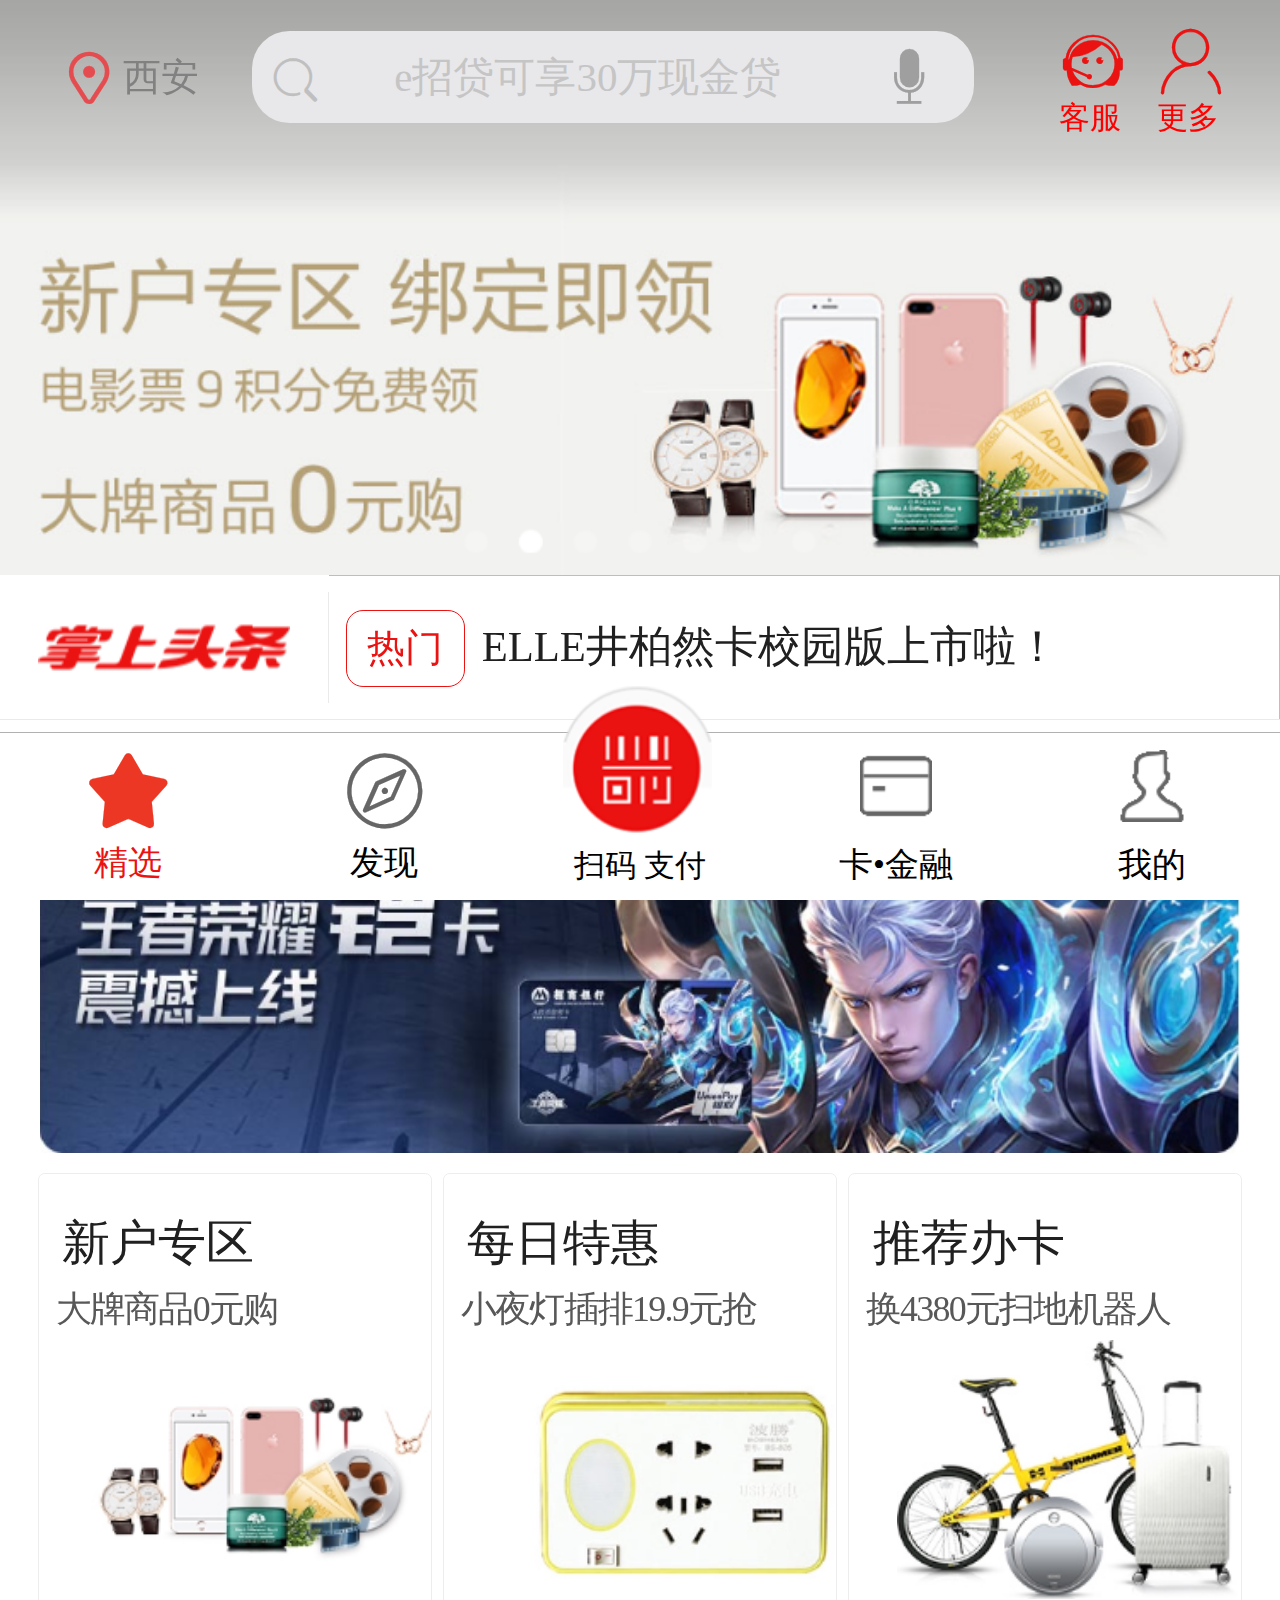
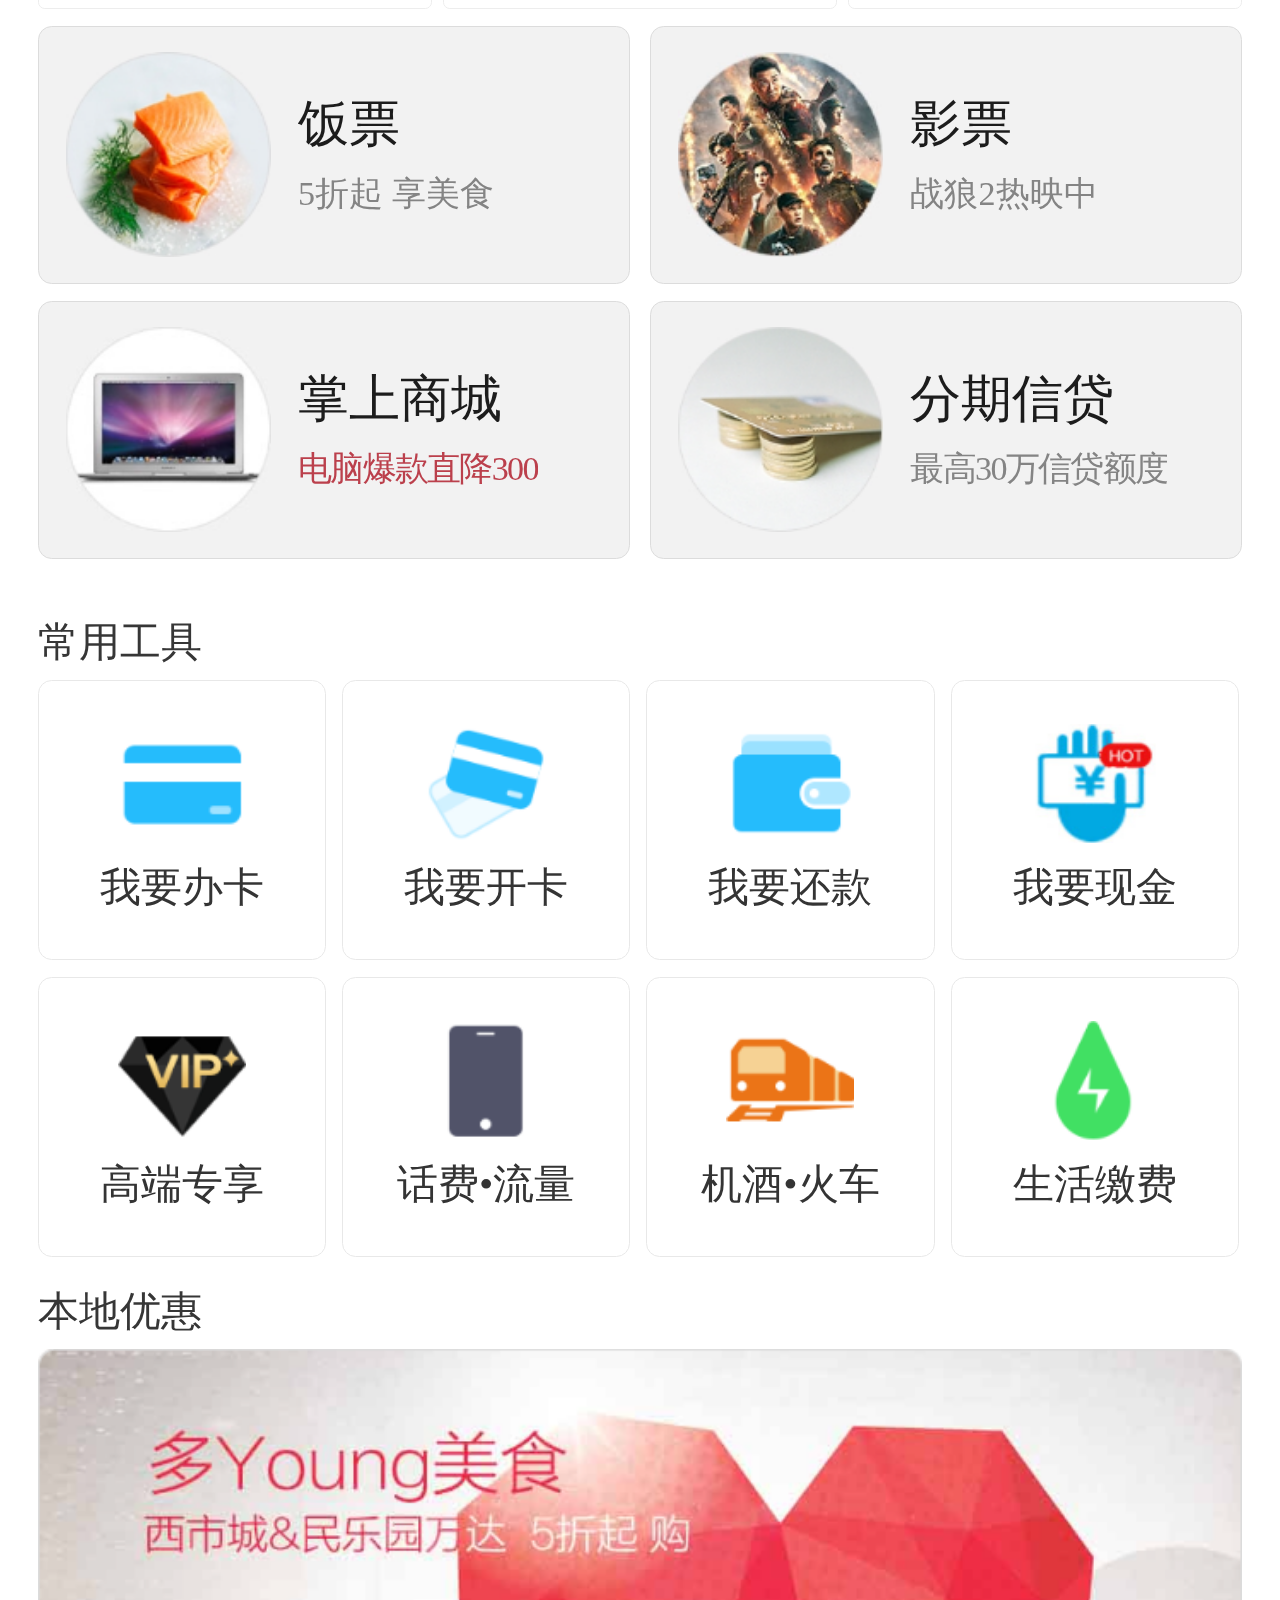
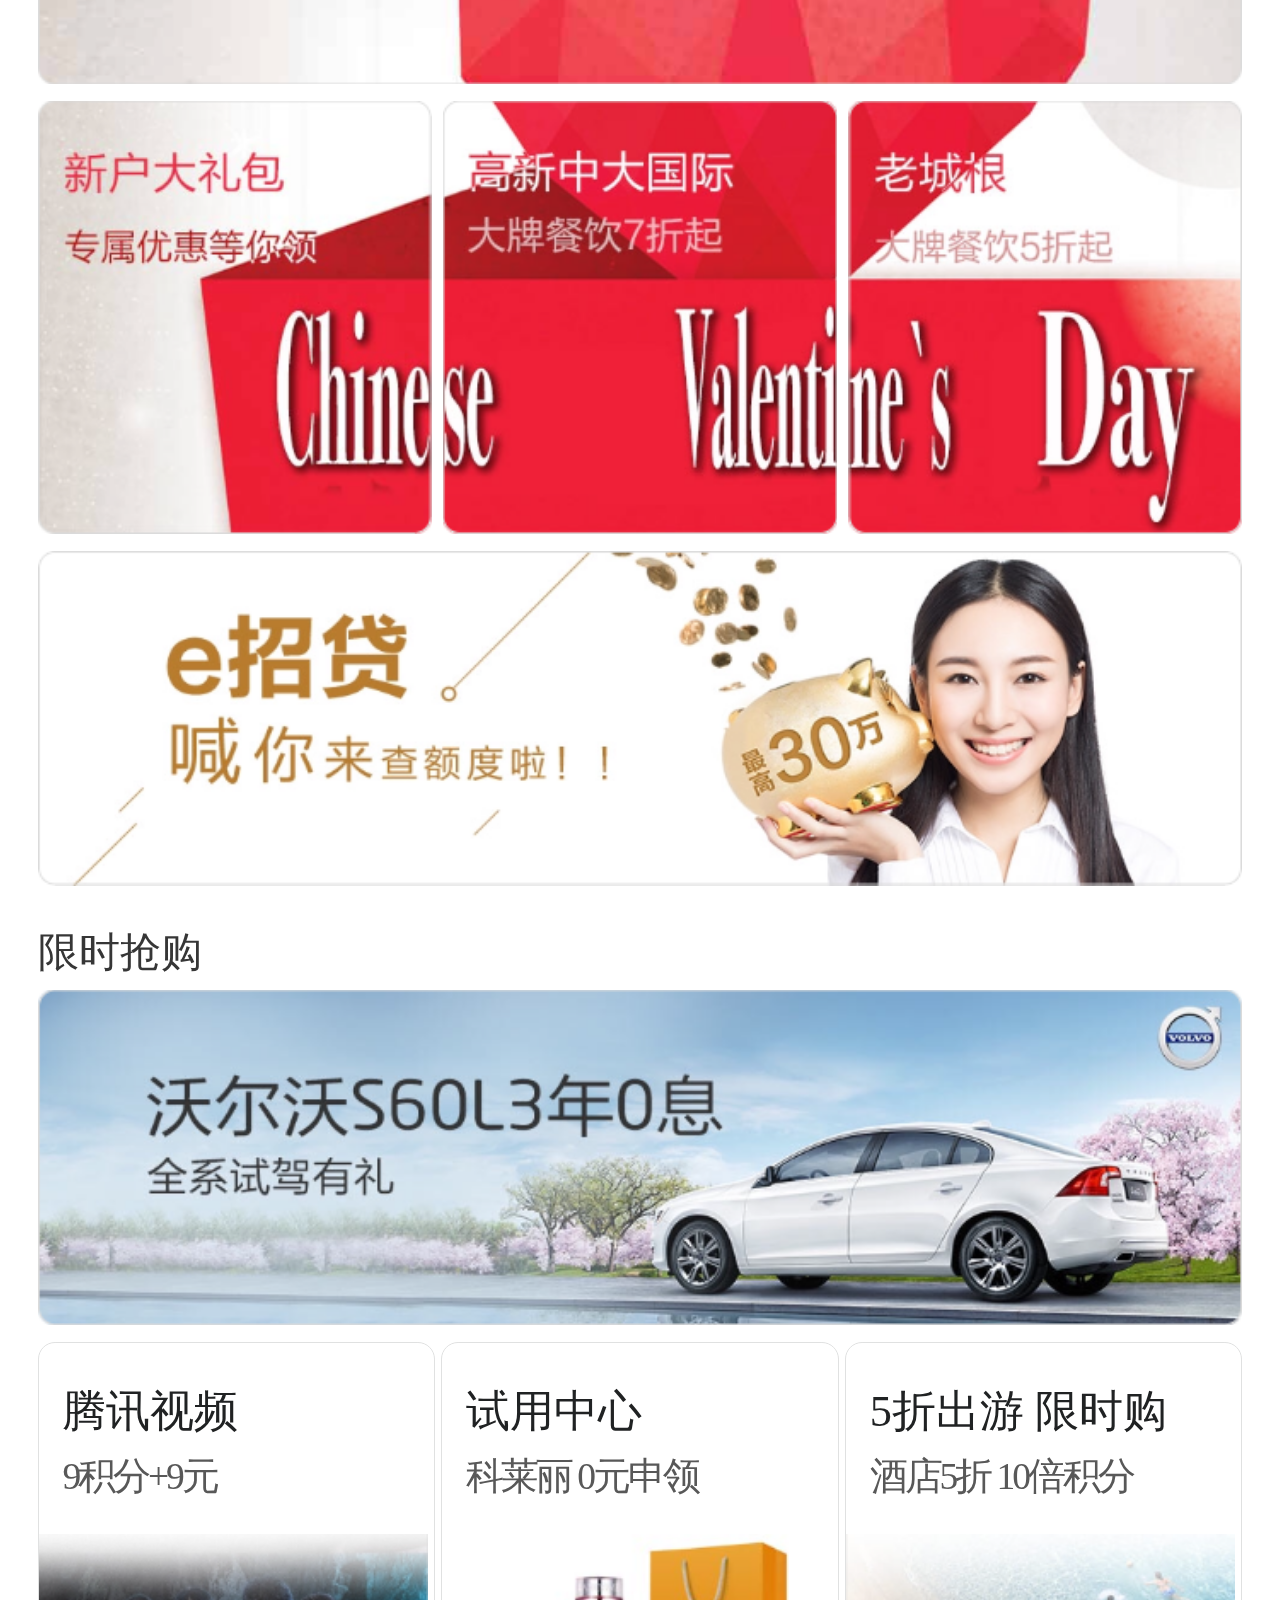
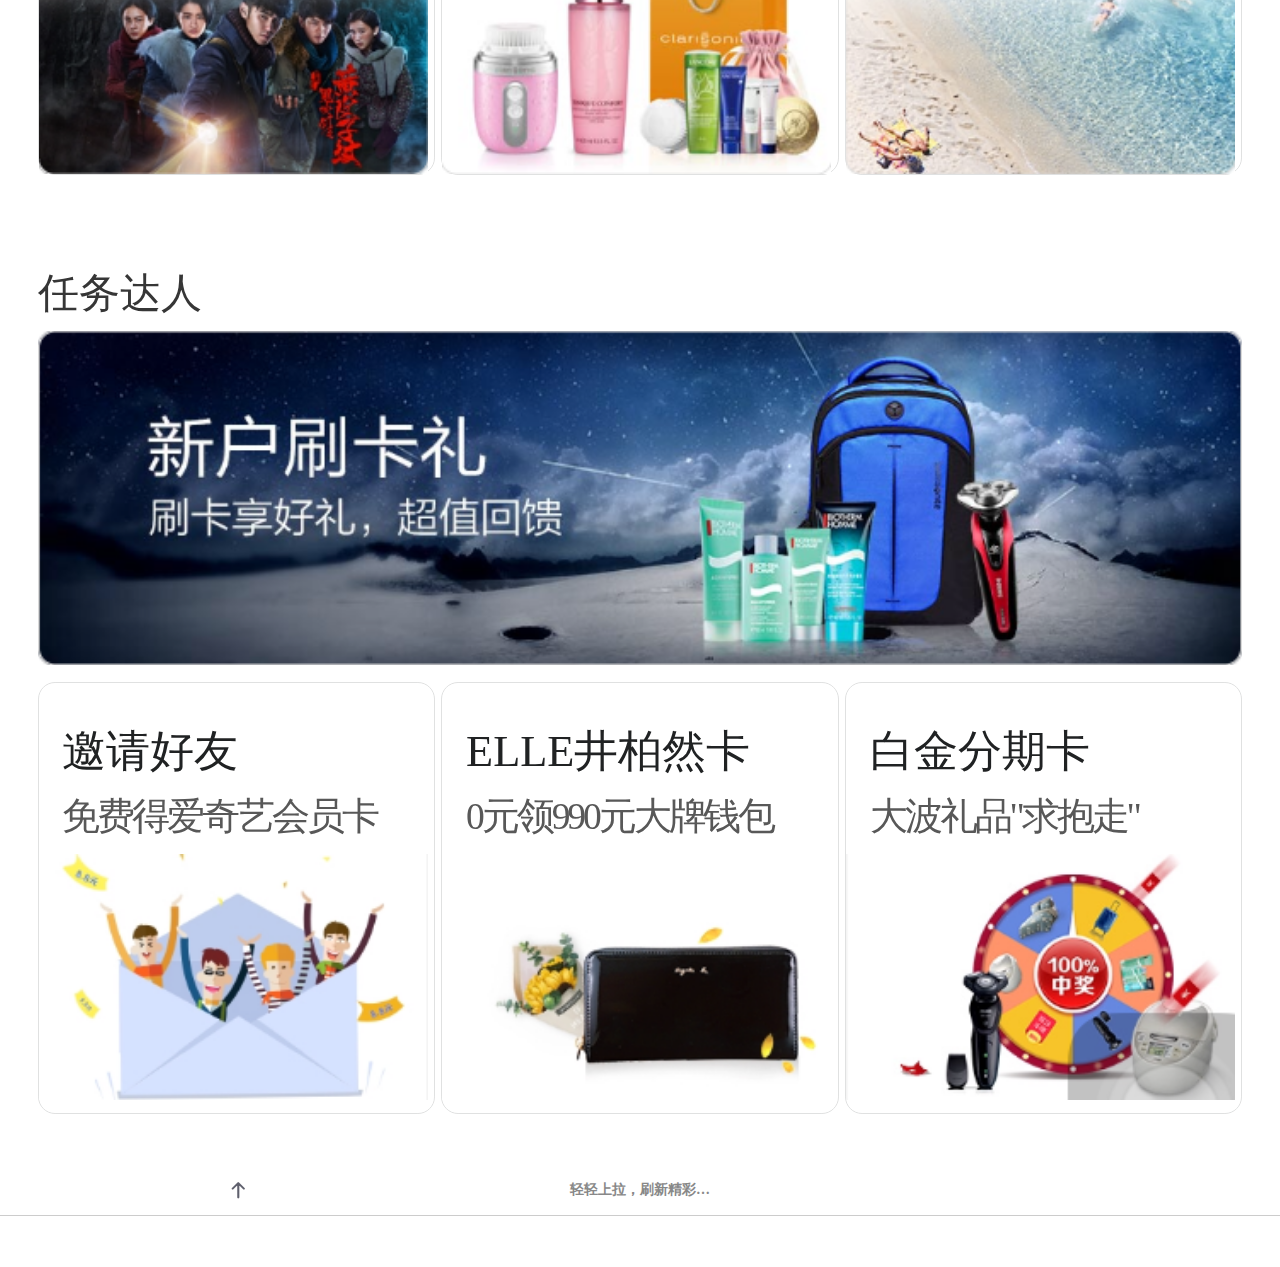
<file: index.html>
<!DOCTYPE html>
<html>
<head>
<meta charset="utf-8">
<title>首页</title>
<meta name="viewport" content="width=device-width, user-scalable=no, initial-scale=1.0, maximum-scale=1.0, minimum-scale=1.0">
<link href="css/public.css" rel="stylesheet" type="text/css">
<link href="css/swiper-3.4.2.min.css" rel="stylesheet" type="text/css">
<link href="css/style.css" rel="stylesheet" type="text/css">
<link href="css/iscroll.css" rel="stylesheet" type="text/css">

</head>
<body>
<div id="scrollerTop"></div>
<div id="header" style="display: none">
    <header>
        <div class="header_l clear">
            <i class="iconfont">&#xe62f;</i><span>西安</span>
        </div>
        <a class="header_c" href="search.html">
            <i class="iconfont search">&#xe60d;</i>
            <input type="text" placeholder="e招贷可享30万现金贷" />
            <i class="iconfont voice">&#xe602;</i>
        </a>
        <div class="header_r">
            <div class="box"><i class="iconfont">&#xe613;</i><span>客服</span></div>
            <div class="box"><i class="iconfont">&#xe604;</i><span>更多</span></div>
        </div>
    </header>
</div>
<div id="wrapper">
    <div id="scroller">
        <div id="pullDown">
            <span class="pullDownIcon"></span><span class="pullDownLabel">轻轻下拉，刷新精彩…</span>
        </div>
        <div id="thelist">
            <div id="banner">
                <div class="swiper-wrapper">
                    <div class="swiper-slide"><img src="images/index_banner1.png"/></div>
                    <div class="swiper-slide"><img src="images/index_banner2.png"/></div>
                    <div class="swiper-slide"><img src="images/index_banner3.png"/></div>
                    <div class="swiper-slide"><img src="images/index_banner4.png"/></div>
                    <div class="swiper-slide"><img src="images/index_banner5.png"/></div>
                </div>
            </div>
            <section id="headline">
                <img src="images/xiaozhao_logo.png"/>
                <div class="headline_l">
                    <span>热门</span>ELLE井柏然卡校园版上市啦！
                </div>
            </section>
            <section id="hot_active">
                <h3 class="title">热门活动</h3>
                <img class="hot_active" src="images/hot_active.png" />
                <div class="hot_active_t">
                    <a>
                        <h3>新户专区</h3>
                        <p>大牌商品0元购</p>
                        <img src="images/hot_active_t1.png"/>
                    </a>
                    <a>
                        <h3>每日特惠</h3>
                        <p class="over">小夜灯插排19.9元抢</p>
                        <img src="images/hot_active_t2.png"/>
                    </a>
                    <a>
                        <h3>推荐办卡</h3>
                        <p class="over">换4380元扫地机器人 </p>
                        <img src="images/hot_active_t3.png"/>
                    </a>
                </div>
                <ul class="hot_active_c">
                    <li>
                        <img src="images/hot_active_c1.png"/>
                        <div class="hot_active_c_r over">
                            <h3>饭票</h3>
                            <span>5折起 享美食</span>
                        </div>
                    </li>
                    <li>
                        <img src="images/hot_active_c2.png"/>
                        <div class="hot_active_c_r over">
                            <h3>影票</h3>
                            <span>战狼2热映中</span>
                        </div>
                    </li>
                    <li>
                        <img src="images/hot_active_c3.png"/>
                        <div class="hot_active_c_r red over">
                            <h3>掌上商城</h3>
                            <span class="te red">电脑爆款直降300</span>
                        </div>
                    </li>
                    <li>
                        <img src="images/hot_active_c4.png"/>
                        <div class="hot_active_c_r over">
                            <h3>分期信贷</h3>
                            <span class="te">最高30万信贷额度</span>
                        </div>
                    </li>
                </ul>
            </section>
            <section id="common_tools">
                <h3 class="title">常用工具</h3>
                <div class="common_tools">
                    <a>
                        <img src="images/common_tools1.png"/>
                        <span>我要办卡</span>
                    </a>
                    <a>
                        <img src="images/common_tools2.png"/>
                        <span>我要开卡</span>
                    </a>
                    <a>
                        <img src="images/common_tools3.png"/>
                        <span>我要还款</span>
                    </a>
                    <a>
                        <img src="images/common_tools4.png"/>
                        <span>我要现金</span>
                    </a>
                    <a>
                        <img src="images/common_tools5.png"/>
                        <span>高端专享</span>
                    </a>
                    <a>
                        <img src="images/common_tools6.png"/>
                        <span>话费•流量</span>
                    </a>
                    <a>
                        <img src="images/common_tools7.png"/>
                        <span>机酒•火车</span>
                    </a>
                    <a>
                        <img src="images/common_tools8.png"/>
                        <span>生活缴费</span>
                    </a>
                </div>
            </section>
            <section id="local_discount">
                <h3 class="title">本地优惠</h3>
                <img class="banner" src="images/local_discount1.png"/>
                <div class="local_discount">
                    <img src="images/local_discount2.png"/>
                    <img src="images/local_discount3.png"/>
                    <img src="images/local_discount4.png"/>
                </div>
                <img class="banner" src="images/local_discount5.png"/>
            </section>
            <section id="flash_sale">
                <h3 class="title">限时抢购</h3>
                <img class="banner" src="images/flash_sale_banner.png"/>
                <div class="flash_sale">
                    <a href="#"><h3>腾讯视频</h3><span>9积分+9元</span><img src="images/flash_sale1.png"/>	</a>
                    <a href="#"><h3>试用中心</h3><span>科莱丽 0元申领</span><img src="images/flash_sale2.png"/>	</a>
                    <a href="#"><h3>5折出游 限时购</h3><span>酒店5折 10倍积分</span><img src="images/flash_sale3.png"/></a>
                </div>
            </section>
            <section class="task_box">
                <h3 class="title">任务达人</h3>
                <img class="banner" src="images/task.png"/>
                <div class="task">
                    <a href="#" class="over"><h3>邀请好友</h3><span>免费得爱奇艺会员卡</span><img src="images/task1.png"/>	</a>
                    <a href="#" class="over"><h3>ELLE井柏然卡</h3><span>0元领990元大牌钱包</span><img src="images/task2.png"/>	</a>
                    <a href="#" class="over"><h3>白金分期卡</h3><span>大波礼品"求抱走"</span><img src="images/task3.png"/></a>
                </div>
            </section>
        </div>
        <div id="pullUp">
            <span class="pullUpIcon"></span><span class="pullUpLabel">轻轻上拉，刷新精彩…</span>
        </div>
    </div>
</div>
<footer>
    <a href="index.html" class="act"><i class="iconfont">&#xe616;</i><span>精选</span></a>
    <a href="discovery.html"><i class="iconfont">&#xe660;</i><span>发现</span></a>
    <a href="scan.html"><img class="qr" src="images/homepage_saoyisao.png" /><span class="te">扫码 支付</span></a>
    <a href="card.html"><img src="images/icon_shenghuo_un.png" /><span>卡•金融</span></a>
    <a href="mine.html"><img src="images/icon_wode_un.png" /><span>我的</span></a>
</footer>
</body>
</html>
<script src="js/common.js"></script>
<script src="js/jquery-1.8.3.min.js"></script>
<script src="js/swiper-3.4.2.min.js"></script>
<script src="js/iscroll.js"></script>
<script src="js/refresh.js"></script>
<script>
    //轮播图
    var mySwiper = new Swiper('#banner', {
        autoplay: 3000,//可选选项，自动滑动
        direction: 'horizontal',
        loop: false,
        effect : 'slide',
        observer: true,//修改swiper自己或子元素时，自动初始化swiper
        observeParents: true//修改swiper的父元素时，自动初始化swiper
    });
</script>
</file>
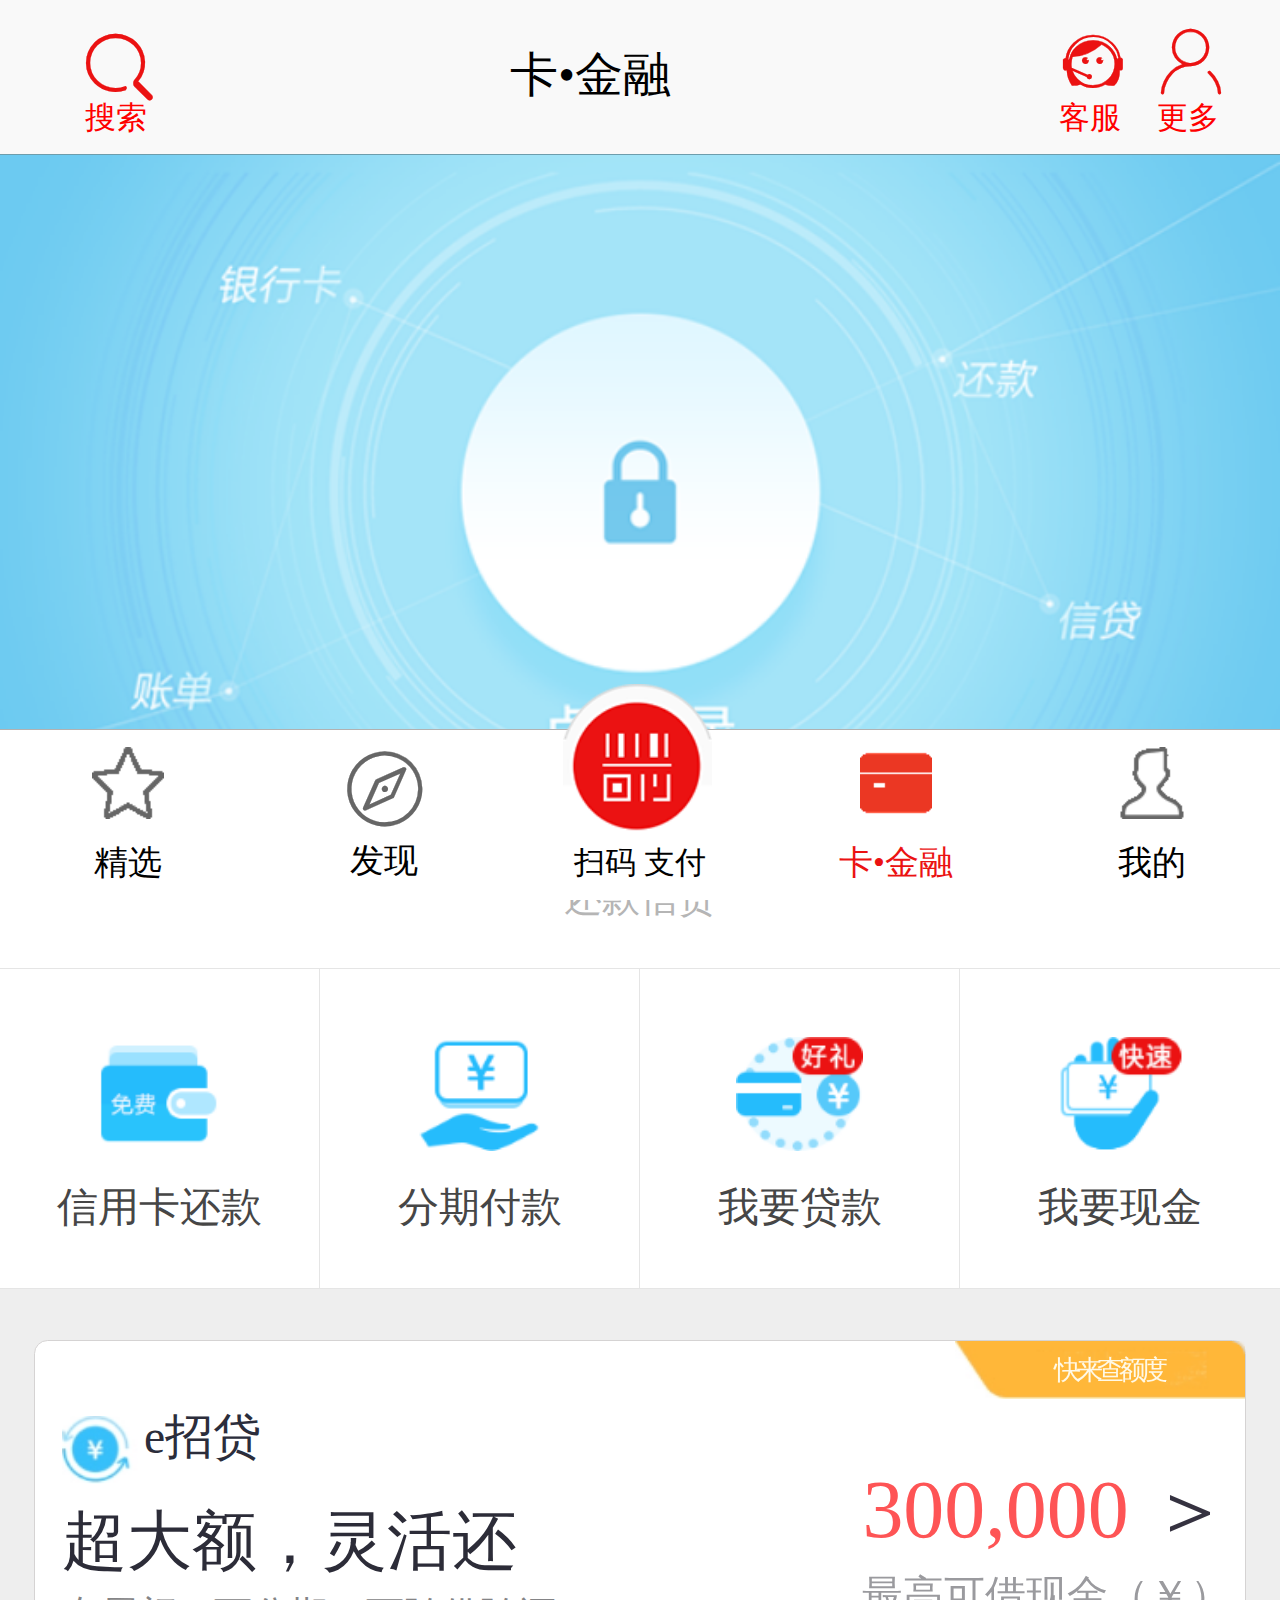
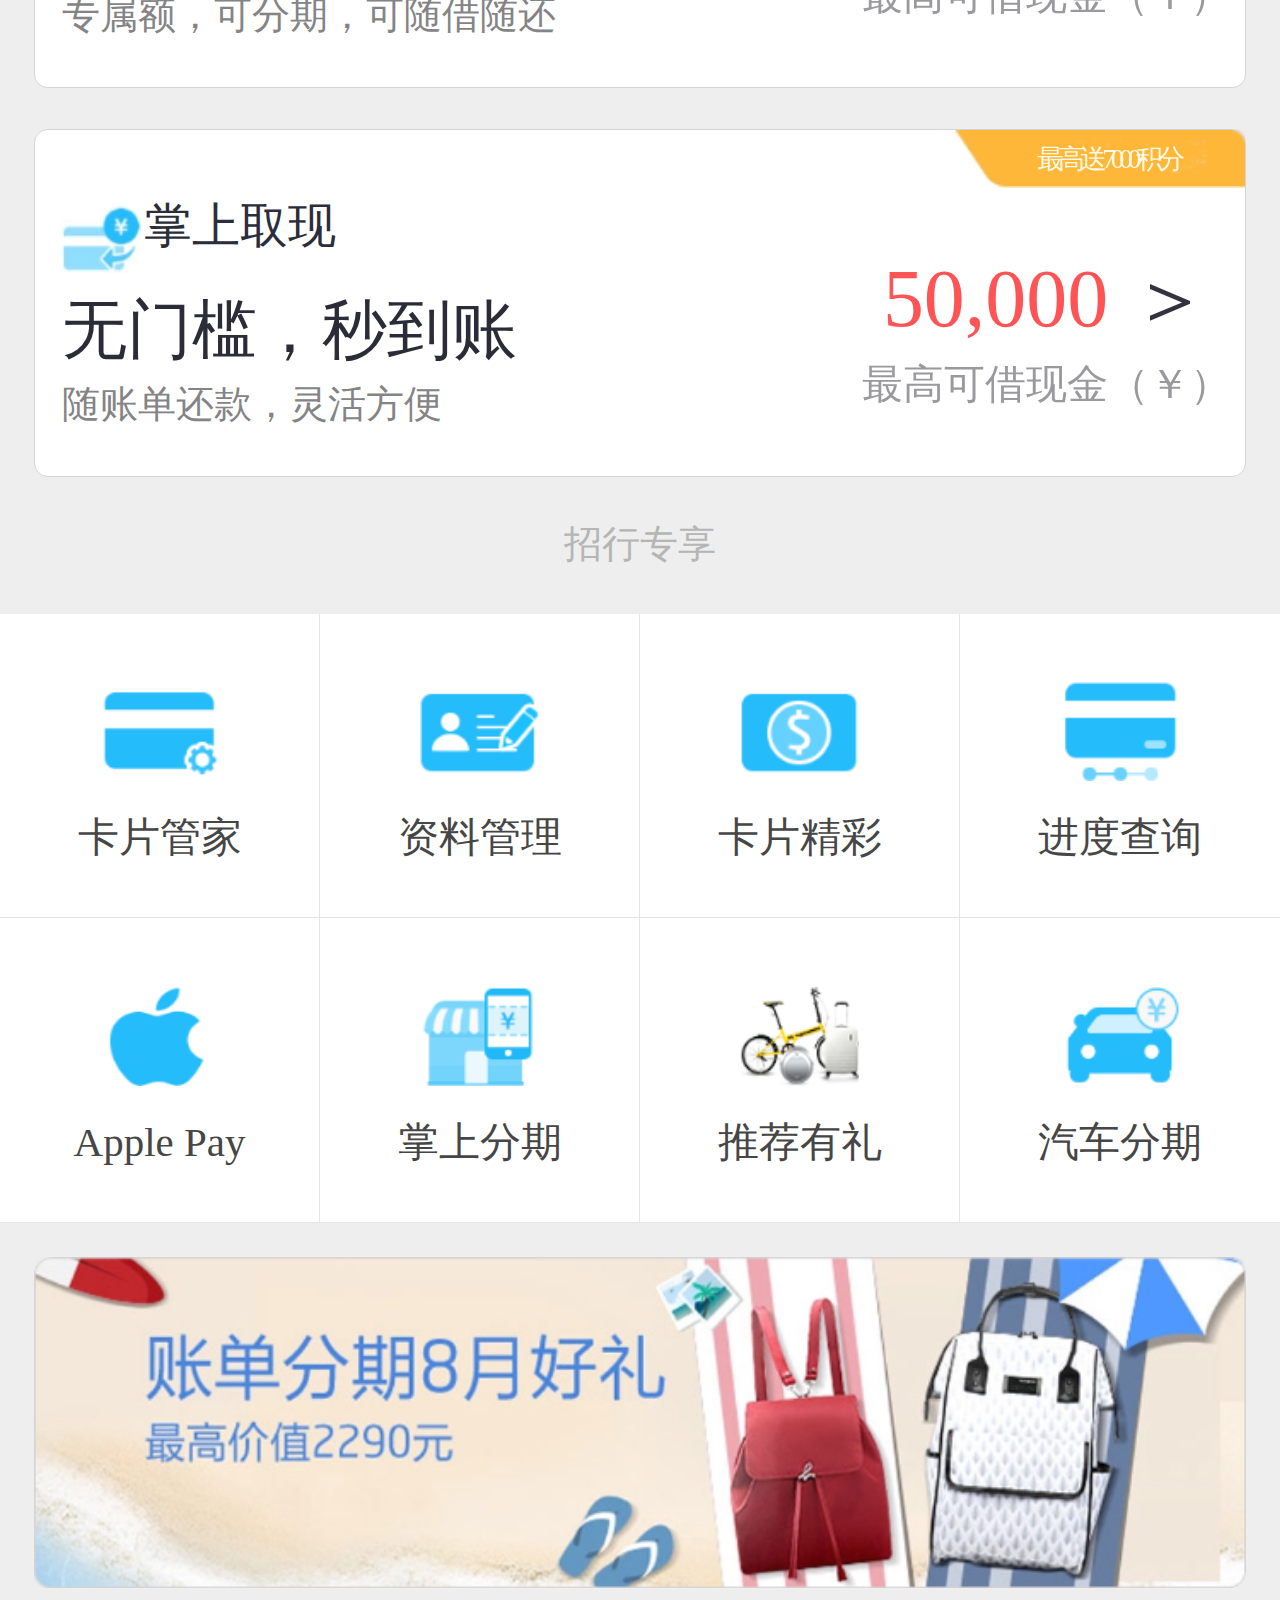
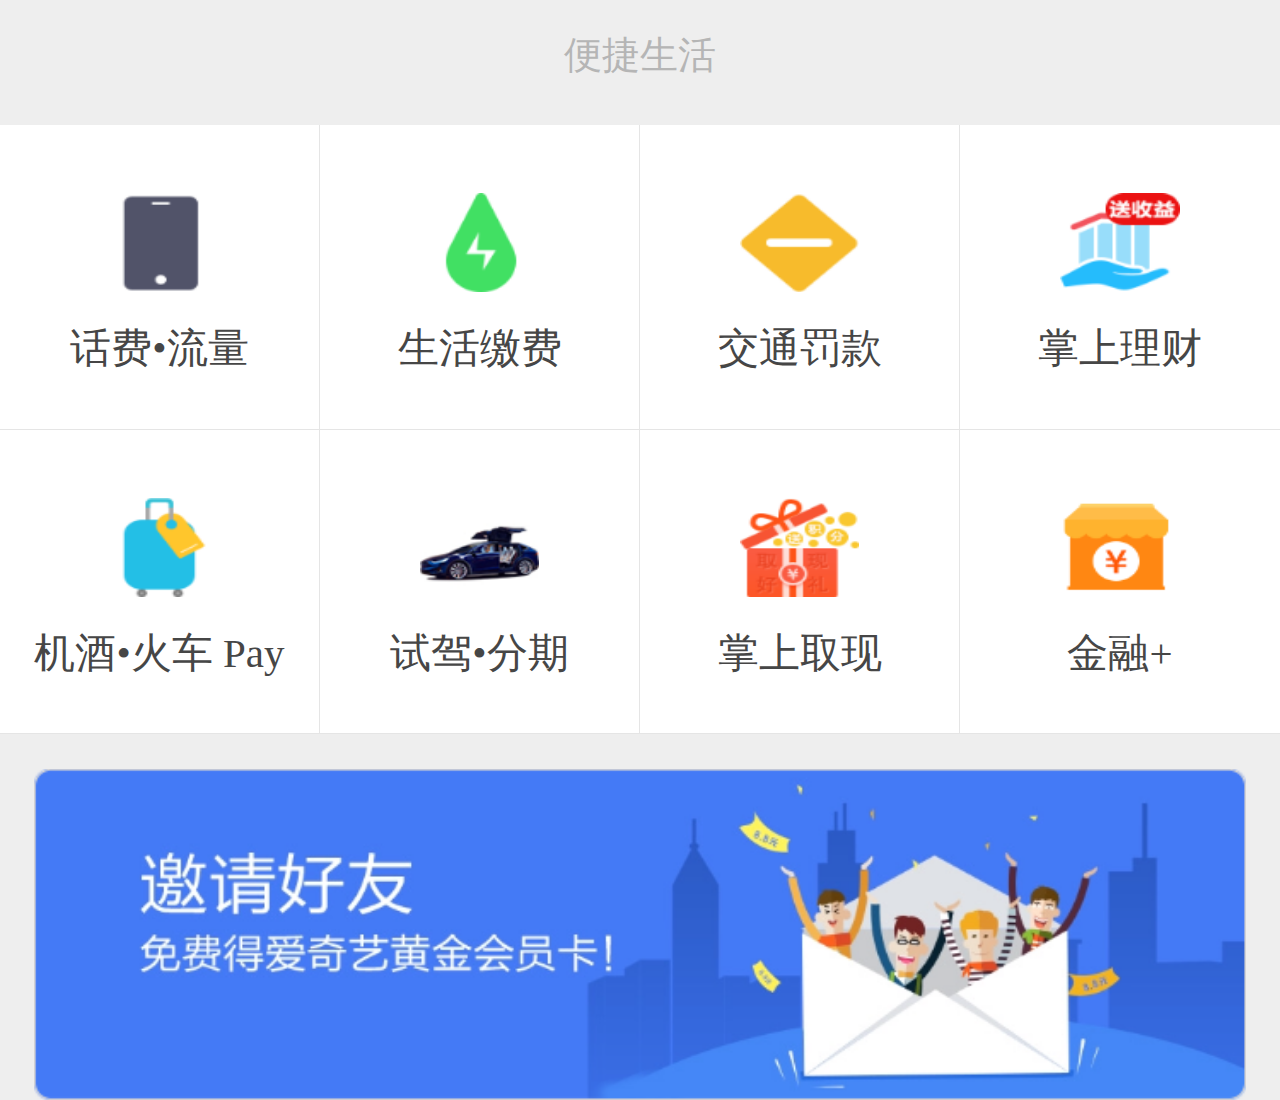
<file: card.html>
<!doctype html>
<html>
<head>
<meta charset="utf-8">
<title>卡•金融</title>
<meta name="viewport" content="width=device-width, user-scalable=no, initial-scale=1.0, maximum-scale=1.0, minimum-scale=1.0">
<link href="css/public.css" rel="stylesheet" type="text/css">
<link href="css/swiper-3.4.2.min.css" rel="stylesheet" type="text/css">
<link href="css/card.css" rel="stylesheet" type="text/css">
</head>
<body>
<header>
    <a class="header_l" href="search.html">
        <div class="box"><i class="iconfont">&#xe60d;</i><span>搜索</span></div>
    </a>
    <div class="header_c">
        卡•金融
    </div>
    <div class="header_r">
        <div class="box"><i class="iconfont">&#xe613;</i><span>客服</span></div>
        <div class="box"><i class="iconfont">&#xe604;</i><span>更多</span></div>
    </div>
</header>
<section id="banner">
    <a><img src="images/card_banner.png"/></a>
</section>
<section id="repay">
    <div class="title">还款信贷</div>
    <section class="repay">
        <a href="#"><img src="images/repay1.png"/><span>信用卡还款</span></a>
        <a href="#"><img src="images/repay2.png"/><span>分期付款</span></a>
        <a href="#"><img src="images/repay3.png"/><span>我要贷款</span></a>
        <a href="#"><img src="images/repay4.png"/><span>我要现金</span></a>
    </section>
</section>
<section class="card">
    <div class="menu">
        <div class="menu_l">
            <div class="menu_l_t">
                <img src="images/card_menu1.png"/>
                <span>e招贷</span>
            </div>
            <h3>超大额，灵活还</h3>
            <p>专属额，可分期，可随借随还</p>
        </div>
        <div class="menu_r">
            <div>快来查额度</div>
            <i>300,000&nbsp;<b>＞</b></i>
            <u>最高可借现金（￥）</u>
        </div>
    </div>
    <div class="menu te">
        <div class="menu_l">
            <div class="menu_l_t">
                <img src="images/card_menu2.png"/>
                <span>掌上取现</span>
            </div>
            <h3>无门槛，秒到账</h3>
            <p>随账单还款，灵活方便</p>
        </div>
        <div class="menu_r">
            <div>最高送7000积分</div>
            <i>50,000&nbsp;<b>＞</b></i>
            <u>最高可借现金（￥）</u>
        </div>
    </div>
</section>
<section id="card_show">
    <div class="box">
        <div class="title">招行专享</div>
        <section class="repay">
            <a href="#"><img src="images/box1.png"/><span>卡片管家</span></a>
            <a href="#"><img src="images/box2.png"/><span>资料管理</span></a>
            <a href="#"><img src="images/box3.png"/><span>卡片精彩</span></a>
            <a href="#"><img src="images/box4.png"/><span>进度查询</span></a>
            <a href="#"><img src="images/box5.png"/><span>Apple Pay</span></a>
            <a href="#"><img src="images/box6.png"/><span>掌上分期</span></a>
            <a href="#"><img src="images/box7.png"/><span>推荐有礼</span></a>
            <a href="#"><img src="images/box8.png"/><span>汽车分期</span></a>
        </section>
        <img class="banner" src="images/card_banner1.png"/>
    </div>
    <div class="box">
        <div class="title">便捷生活</div>
        <section class="repay">
            <a href="#"><img src="images/box9.png"/><span>话费•流量</span></a>
            <a href="#"><img src="images/box10.png"/><span>生活缴费</span></a>
            <a href="#"><img src="images/box11.png"/><span>交通罚款</span></a>
            <a href="#"><img src="images/box12.png"/><span>掌上理财</span></a>
            <a href="#"><img src="images/box13.png"/><span>机酒•火车 Pay</span></a>
            <a href="#"><img src="images/box14.png"/><span>试驾•分期</span></a>
            <a href="#"><img src="images/box15.png"/><span>掌上取现</span></a>
            <a href="#"><img src="images/box16.png"/><span>金融+</span></a>
        </section>
        <img class="banner" src="images/card_banner2.png"/>
    </div>
</section>

<footer>
    <a href="index.html"><img src="images/icon_jingxuan_un.png" /><span>精选</span></a>
    <a href="discovery.html"><i class="iconfont">&#xe660;</i><span>发现</span></a>
    <a href="scan.html"><img class="qr" src="images/homepage_saoyisao.png" /><span class="te">扫码 支付</span></a>
    <a href="card.html" class="act"><img src="images/icon_shenghuo_en.png" /><span>卡•金融</span></a>
    <a href="mine.html"><img src="images/icon_wode_un.png" /><span>我的</span></a>
</footer>
</body>
</html>
<script src="js/common.js"></script>
</file>
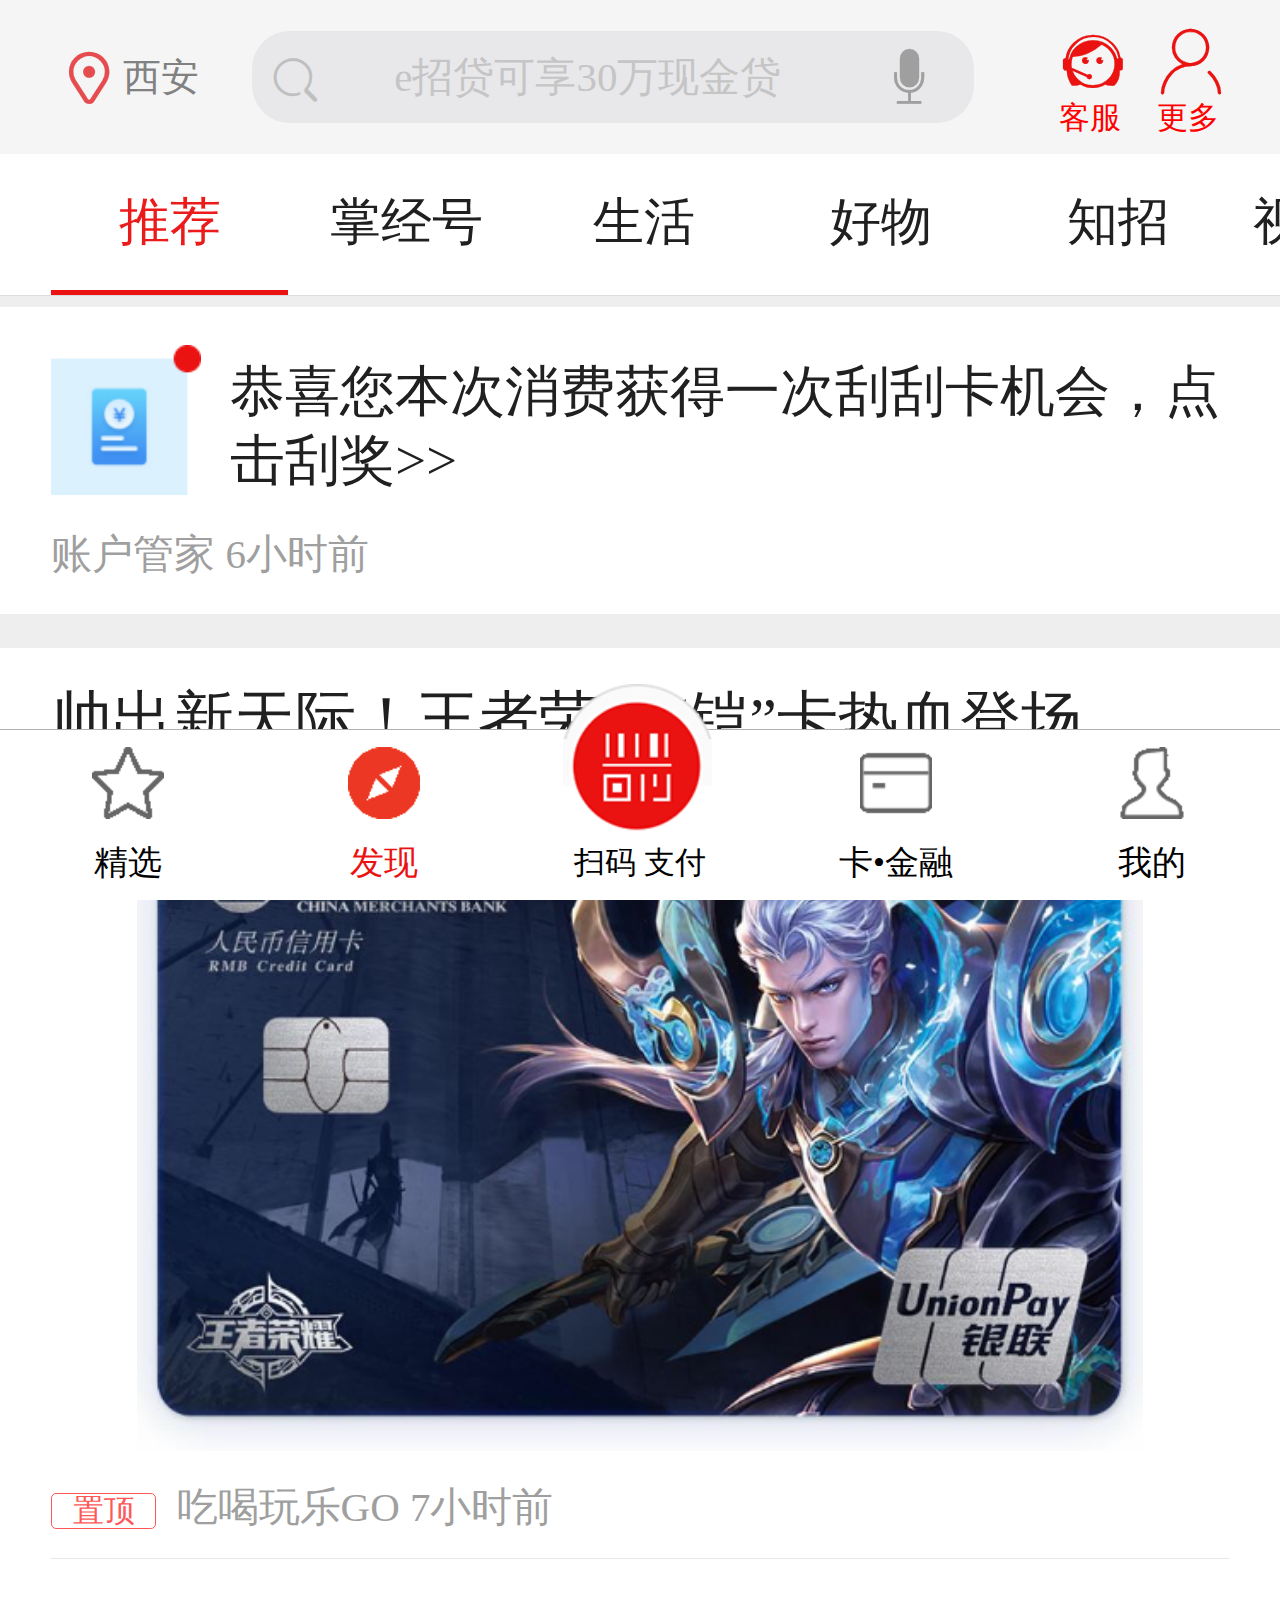
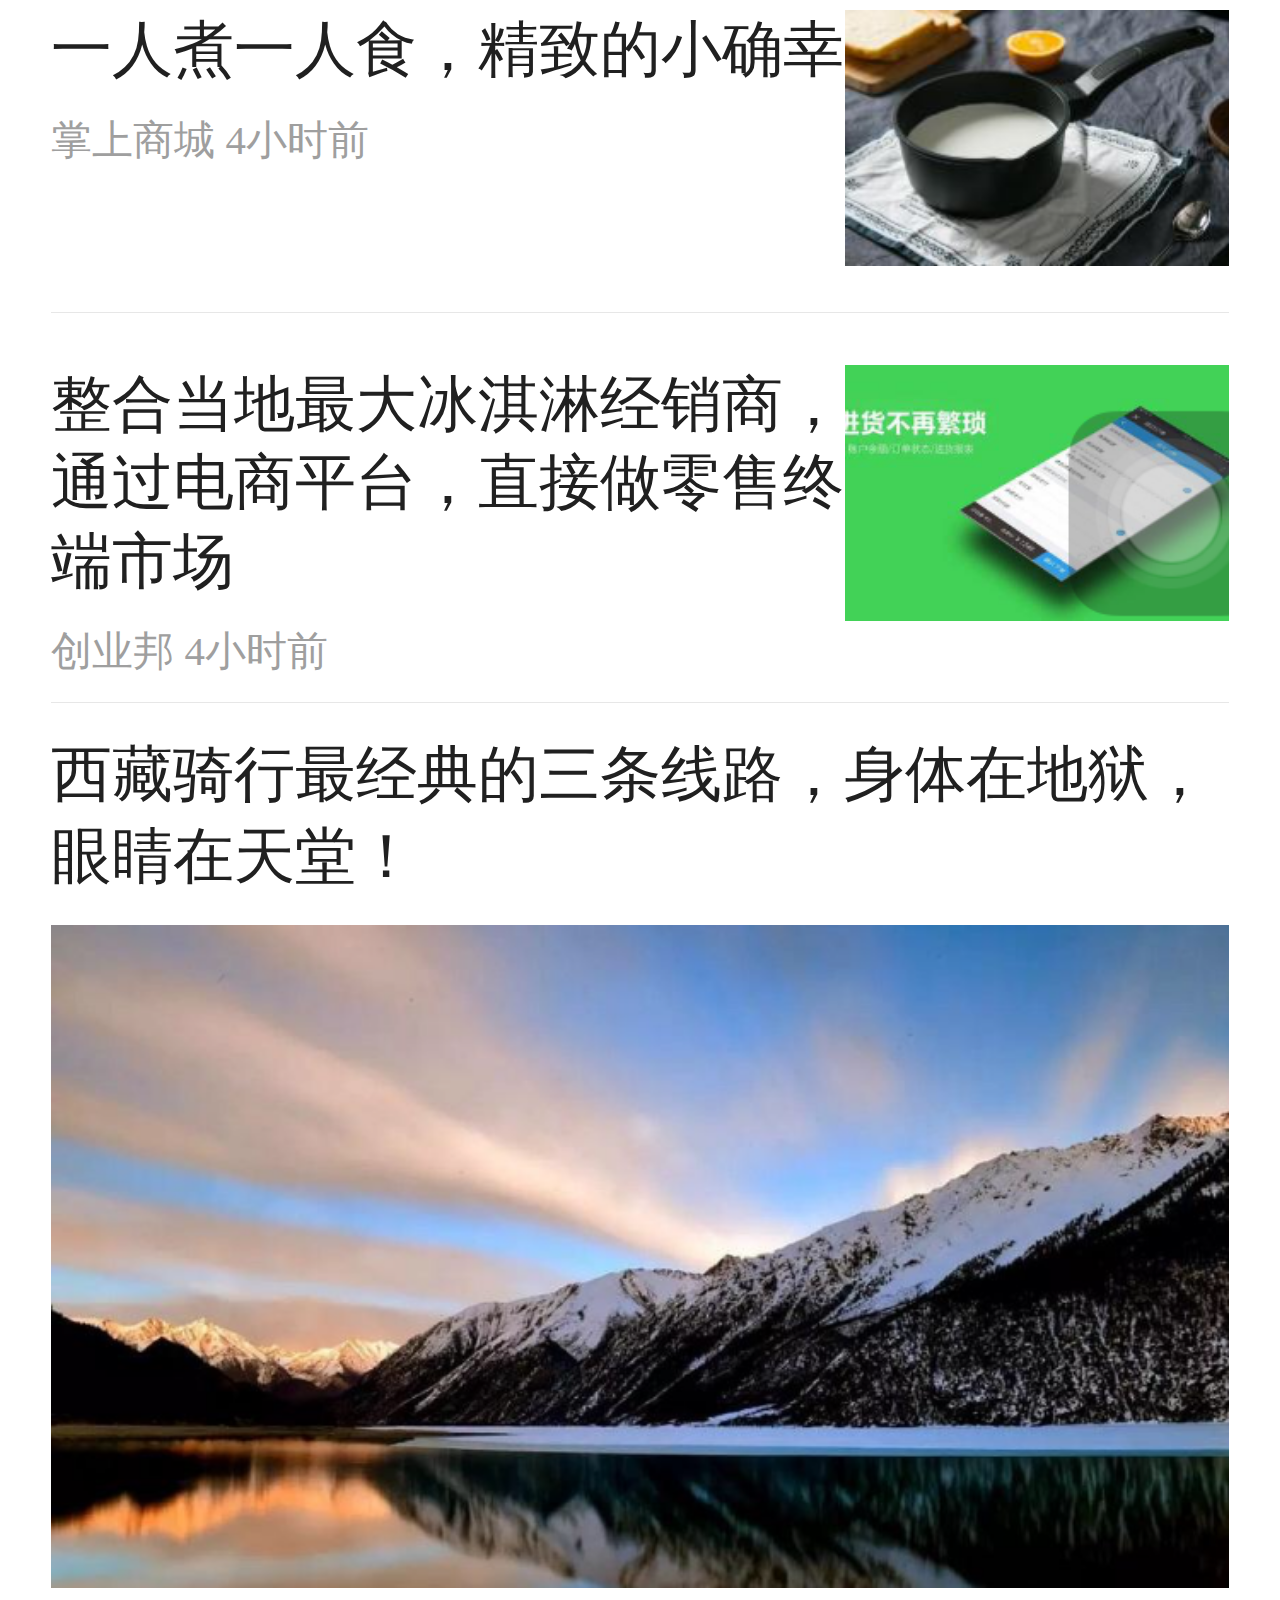
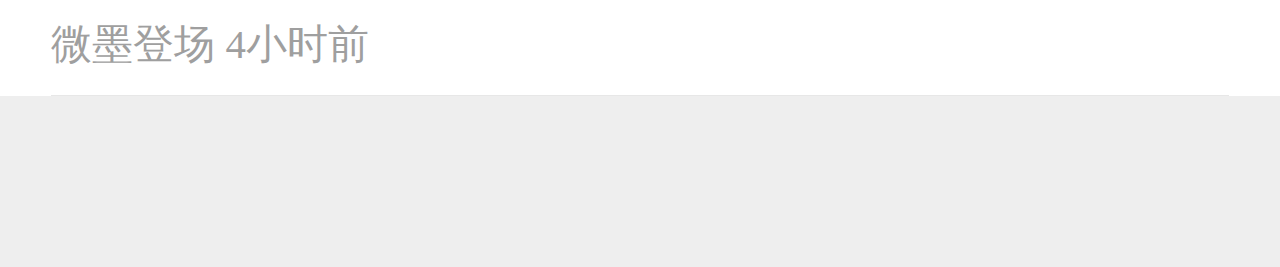
<file: discovery.html>
<!doctype html>
<html>
<head>
<meta charset="utf-8">
<title>发现</title>
<meta name="viewport" content="width=device-width, user-scalable=no, initial-scale=1.0, maximum-scale=1.0, minimum-scale=1.0">
<link href="css/public.css" rel="stylesheet" type="text/css">
<link href="css/swiper-3.4.2.min.css" rel="stylesheet" type="text/css">
<link href="css/discovery.css" rel="stylesheet" type="text/css">
</head>
<body>
<header>
    <div class="header_l clear">
        <i class="iconfont">&#xe62f;</i><span>西安</span>
    </div>
    <a class="header_c" href="search.html">
        <i class="iconfont search">&#xe60d;</i>
        <input type="text" placeholder="e招贷可享30万现金贷" />
        <i class="iconfont voice">&#xe602;</i>
    </a>
    <div class="header_r">
        <div class="box"><i class="iconfont">&#xe613;</i><span>客服</span></div>
        <div class="box"><i class="iconfont">&#xe604;</i><span>更多</span></div>
    </div>
</header>
<section>
    <div class="box_nav">
        <div class="swiper-container" id="swiper-container2" style="width:100%;">
            <div class="swiper-wrapper">
                <div class="left swiper-slide active-nav">推荐</div>
                <div class="swiper-slide">掌经号</div>
                <div class="swiper-slide">生活</div>
                <div class="swiper-slide">好物</div>
                <div class="swiper-slide">知招</div>
                <div class="right swiper-slide">视频直播</div>
                <div class="swiper-slide"></div>
            </div>
        </div>
    </div>
    <div class="swiper-container" id="swiper-container3" style="width:100%;">
        <div class="swiper-wrapper">
            <div class="swiper-slide blue-slide swiper-no-swiping">
                <div class="recommend_t">
                    <div class="recommend_t_tit">
                        <img src="images/recommend.png"/>
                        <h3>恭喜您本次消费获得一次刮刮卡机会，点击刮奖>></h3>
                    </div>
                    <p>账户管家 6小时前</p>
                </div>
                <div class="recommend_b">
                    <div class="recommend">
                        <h3>帅出新天际！王者荣耀“铠”卡热血登场</h3>
                        <img src="images/recommend_b1.png"/>
                        <i>置顶</i><span>吃喝玩乐GO 7小时前</span>
                    </div>
                    <div class="menu">
                        <div class="menu_l">
                            <h3>一人煮一人食，精致的小确幸</h3>
                            <span>掌上商城 4小时前</span>
                        </div>
                        <div class="menu_r"><img src="images/recommend_b2.png"/></div>
                    </div>
                    <div class="menu">
                        <div class="menu_l">
                            <h3>整合当地最大冰淇淋经销商，通过电商平台，直接做零售终端市场</h3>
                            <span>创业邦 4小时前</span>
                        </div>
                        <div class="menu_r"><img src="images/recommend_b3.png"/></div>
                    </div>
                    <div class="recommend last">
                        <h3>西藏骑行最经典的三条线路，身体在地狱，眼睛在天堂！</h3>
                        <img src="images/recommend_b4.png"/>
                        <span>微墨登场 4小时前</span>
                    </div>
                </div>
            </div>
            <div class="swiper-slide red-slide swiper-no-swiping">
                <a class="more">＋ 添加更多掌经号</a>
                <div class="menu te">
                    <div class="menu_l"><img src="images/subscribe1.png"/></div>
                    <div class="menu_r">
                        <div class="menu_tit">
                            <h3>账户管家</h3>
                            <span>12:27</span>
                        </div>
                        <p>恭喜您本次消费获得一次刮刮卡机会，点击…</p>
                    </div>
                </div>
                <div class="menu te">
                    <div class="menu_l"><img src="images/subscribe2.png"/></div>
                    <div class="menu_r">
                        <div class="menu_tit">
                            <h3>小招告知</h3>
                            <span>星期三</span>
                        </div>
                        <p>【温馨提醒】1天后是您个人卡账户还款日…</p>
                    </div>
                </div>
                <div class="menu">
                    <div class="menu_l"><img src="images/subscribe3.png"/></div>
                    <div class="menu_r">
                        <div class="menu_tit">
                            <h3>掌上商城</h3>
                            <span>16:23</span>
                        </div>
                        <p>【送黄金串珠+5倍积分】周生生七夕高段…</p>
                    </div>
                </div>
                <div class="menu">
                    <div class="menu_l"><img src="images/subscribe4.png"/></div>
                    <div class="menu_r">
                        <div class="menu_tit">
                            <h3>安心回馈</h3>
                            <span>15:25</span>
                        </div>
                        <p>【返场回馈】600万保额医疗险额外放宽投…</p>
                    </div>
                </div>
                <div class="menu">
                    <div class="menu_l"><img src="images/subscribe5.png"/></div>
                    <div class="menu_r">
                        <div class="menu_tit">
                            <h3>我♥西安</h3>
                            <span>14:01</span>
                        </div>
                        <p>中央点名！3年后，西安将备受瞩目！</p>
                    </div>
                </div>
                <div class="menu">
                    <div class="menu_l"><img src="images/subscribe6.png"/></div>
                    <div class="menu_r">
                        <div class="menu_tit">
                            <h3>掌上金融</h3>
                            <span>13:53</span>
                        </div>
                        <p>ELLE井柏然卡校园版上市啦，达标还送990…</p>
                    </div>
                </div>
            </div>
            <div class="swiper-slide orange-slide swiper-no-swiping">
                <section id="banner">
                    <div id="swiper-container">
                        <div class="swiper-wrapper">
                            <div class="swiper-slide"><img src="images/life_banner1.png"/></div>
                            <div class="swiper-slide"><img src="images/life_banner2.png"/></div>
                            <div class="swiper-slide"><img src="images/life_banner3.png"/></div>
                            <div class="swiper-slide"><img src="images/life_banner4.png"/></div>
                        </div>
                    </div>
                </section>
                <ul class="banner_nav">
                    <li><img src="images/life1.png"/>爱餐影</li>
                    <li><img src="images/life2.png"/>玩积分</li>
                    <li><img src="images/life3.png"/>享高端</li>
                    <li><img src="images/life4.png"/>游世界</li>
                </ul>
                <div class="box">
                    <div class="life_recommend">
                        <h3>旅行就要local范，美国奥特莱斯拔草全攻略</h3>
                        <img src="images/life_recommend1.png"/>
                        <i>置顶</i><span>吃喝玩乐GO&nbsp;&nbsp;8月10日</span>
                    </div>
                    <div class="life_recommend te">
                        <h3>海购5%返现|全币种国际白金卡权益升级后再放大招</h3>
                        <img src="images/life_recommend1.png"/>
                        <i>置顶</i><span>吃喝玩乐GO&nbsp;&nbsp;8月10日</span>
                    </div>
                </div>
            </div>
            <div class="swiper-slide gray-slide swiper-no-swiping">
                <section id="goods_banner">
                    <div id="swiper-container1">
                        <div class="swiper-wrapper">
                            <div class="swiper-slide"><img src="images/goods_banner1.png"/></div>
                            <div class="swiper-slide"><img src="images/goods_banner2.png"/></div>
                            <div class="swiper-slide"><img src="images/goods_banner3.png"/></div>
                            <div class="swiper-slide"><img src="images/goods_banner4.png"/></div>
                        </div>
                    </div>
                </section>
                <ul class="banner_nav">
                    <li><img src="images/goods1.png"/>值得买</li>
                    <li><img src="images/goods2.png"/>爱美丽</li>
                    <li><img src="images/goods3.png"/>潮数码</li>
                    <li><img src="images/goods4.png"/>生活家</li>
                </ul>
                <div class="box">
                    <div class="life_recommend">
                        <h3>【送黄金串珠+5倍积分】周生生七夕高段位玩法！</h3>
                        <img src="images/goods_recommend1.png"/>
                        <i>置顶</i><span>掌上商城&nbsp;&nbsp;1小时前</span>
                    </div>
                    <div class="life_recommend">
                        <h3>从上帝视角看世界————大疆DJGoggle飞行眼镜新品上市！</h3>
                        <img src="images/goods_recommend2.png"/>
                        <span>掌上商城&nbsp;&nbsp;1小时前</span>
                    </div>
                    <div class="menu te">
                        <div class="menu_l">
                            <h3>你想要的北欧风情，这里都有！</h3>
                            <span>掌上商城 1小时前</span>
                        </div>
                        <div class="menu_r"><img src="images/goods5.png"/></div>
                    </div>
                </div>
            </div>
            <div class="swiper-slide yellow-slide swiper-no-swiping">
                <div class="know_about">
                    <h3>e招贷账户如何还款？</h3>
                    <img src="images/know_about3.png"/>
                    <i>置顶</i><span>小招攻略8月14日</span>
                </div>
                <div class="know_about">
                    <h3>你会查询积分明细吗？</h3>
                    <img src="images/know_about4.png"/>
                    <span>小招攻略&nbsp;&nbsp;8月11日</span>
                </div>
                <div class="know_about">
                    <h3>我有卡片管家，你呢？</h3>
                    <img src="images/know_about1.png"/>
                    <span>小招攻略&nbsp;&nbsp;8月11日</span>
                </div>
                <div class="know_about">
                    <h3>我有卡片管家，你呢？</h3>
                    <img src="images/know_about2.png"/>
                    <span>小招攻略&nbsp;&nbsp;8月10日</span>
                </div>
            </div>
            <div class="swiper-slide green-slide swiper-no-swiping">
                <div class="live_broadcast">
                    <h3>【直播中】818保障节送福利啦</h3>
                    <div class="box">
                        <video id="video1" width="100%" height="100%" src="video/Trailer.mp4" webkit-playsinline="true" x-webkit-airplay="true"  type="video/mp4" preload="none" x5-video-player-type="h5" x5-video-player-fullscreen="true" poster="images/live_broadcast1.png"></video>
                    </div>
                    <span>掌上精选&nbsp;&nbsp;20小时前</span>
                </div>
                <div class="live_broadcast">
                    <h3>一键开卡走向人生巅峰|掌生一分钟</h3>
                    <img src="images/live_broadcast2.png"/>
                    <span>掌上精选&nbsp;&nbsp;20小时前</span>
                </div>
                <div class="live_broadcast">
                    <h3>【直播中】你的小姐姐正在直播</h3>
                    <div class="box">
                        <video id="video2" width="100%" height="100%" src="video/Trailer.mp4" webkit-playsinline="true" x-webkit-airplay="true"  type="video/mp4" preload="none" x5-video-player-type="h5" x5-video-player-fullscreen="true" poster="images/live_broadcast3.png"></video>
                    </div>
                    <span>掌上精选&nbsp;&nbsp;20小时前</span>
                </div>
                <div class="live_broadcast">
                    <h3>e招贷账户如何还款？</h3>
                    <img src="images/know_about3.png"/>
                    <i>置顶</i><span>小招攻略8月14日</span>
                </div>
                
            </div>
        </div>
    </div>
</section>
<footer>
    <a href="index.html"><img src="images/icon_jingxuan_un.png" /><span>精选</span></a>
    <a href="discovery.html" class="act"><img src="images/icon_taojin_en.png" /><span>发现</span></a>
    <a href="scan.html"><img class="qr" src="images/homepage_saoyisao.png" /><span class="te">扫码 支付</span></a>
    <a href="card.html"><img src="images/icon_shenghuo_un.png" /><span>卡•金融</span></a>
    <a href="mine.html"><img src="images/icon_wode_un.png" /><span>我的</span></a>
</footer>
</body>
</html>
<script src="js/common.js"></script>
<script src="js/jquery-1.8.3.min.js"></script>
<script src="js/swiper-3.4.2.min.js"></script>
<script>
    //选项卡
    var mySwiper2 = new Swiper('#swiper-container2',{
        watchSlidesProgress : true,
        watchSlidesVisibility : true,
        slidesPerView : 5.4,
        centeredSlides : false,

        onTap: function(){
        //mySwiper2.clickedIndex返回最后点击Slide的索引。
        //mySwiper.slideTo  切换到指定slide
            mySwiper3.slideTo( mySwiper2.clickedIndex)
            var s =  mySwiper2.clickedIndex;
            if(s==5){
               $(".left").css({"display":"none"});
            }else{
                $(".left").css({"display":"block"});
            }
        }
    })


    var mySwiper3 = new Swiper('#swiper-container3',{
    //回调函数onSlideChangeStart，swiper从当前slide开始过渡到另一个slide时执行
        autoHeight:true,
        observer: true,//修改swiper自己或子元素时，自动初始化swiper
        observeParents: true,//修改swiper的父元素时，自动初始化swiper
        onSlideChangeStart: function(){
            updateNavPosition()
        }
    })

    function updateNavPosition(){
        //导航移除class
        $('#swiper-container2 .active-nav').removeClass('active-nav')
        //某个div的swiper-slide对应的导航每个swiper-slide添加class
        var activeNav = $('#swiper-container2 .swiper-slide').eq(mySwiper3.activeIndex).addClass('active-nav');

        if (!activeNav.hasClass('swiper-slide-visible')) {
            console.log(1);
            if (activeNav.index()>mySwiper2.activeIndex) {
                console.log(2);
                var thumbsPerNav = Math.floor(mySwiper2.width/activeNav.width())-1
                mySwiper2.slideTo(activeNav.index()-thumbsPerNav)
            }
            else {
                console.log(3);
                mySwiper2.slideTo(activeNav.index())
            }
        }
    }
    //轮播图
    var mySwiper = new Swiper('#swiper-container', {
        autoplay: 3000,//可选选项，自动滑动
        direction: 'horizontal',
        loop: false,
        effect : 'slide'
    });

    var mySwiper = new Swiper('#swiper-container1', {
        autoplay: 3000,//可选选项，自动滑动
        direction: 'horizontal',
        loop: false,
        effect : 'slide'
    });
</script>

<script>
     (function(){
	var vdplay1 = document.querySelector("#video1");
	var vdplay2 = document.querySelector("#video2");
	vdplay1.addEventListener("touchstart",function(){
			if(vdplay1.paused){
				vdplay1.play();
				vdplay2.pause();	
			}else{
				vdplay1.pause();
				vdplay2.pause();	
			}
		})
	 vdplay2.addEventListener("touchstart",function(){
			if(vdplay2.paused){
				vdplay2.play();
				vdplay1.pause();	
			}else{
				vdplay2.pause();
				vdplay1.pause();
			}
		})
	 
    })()
	
</script>
</file>
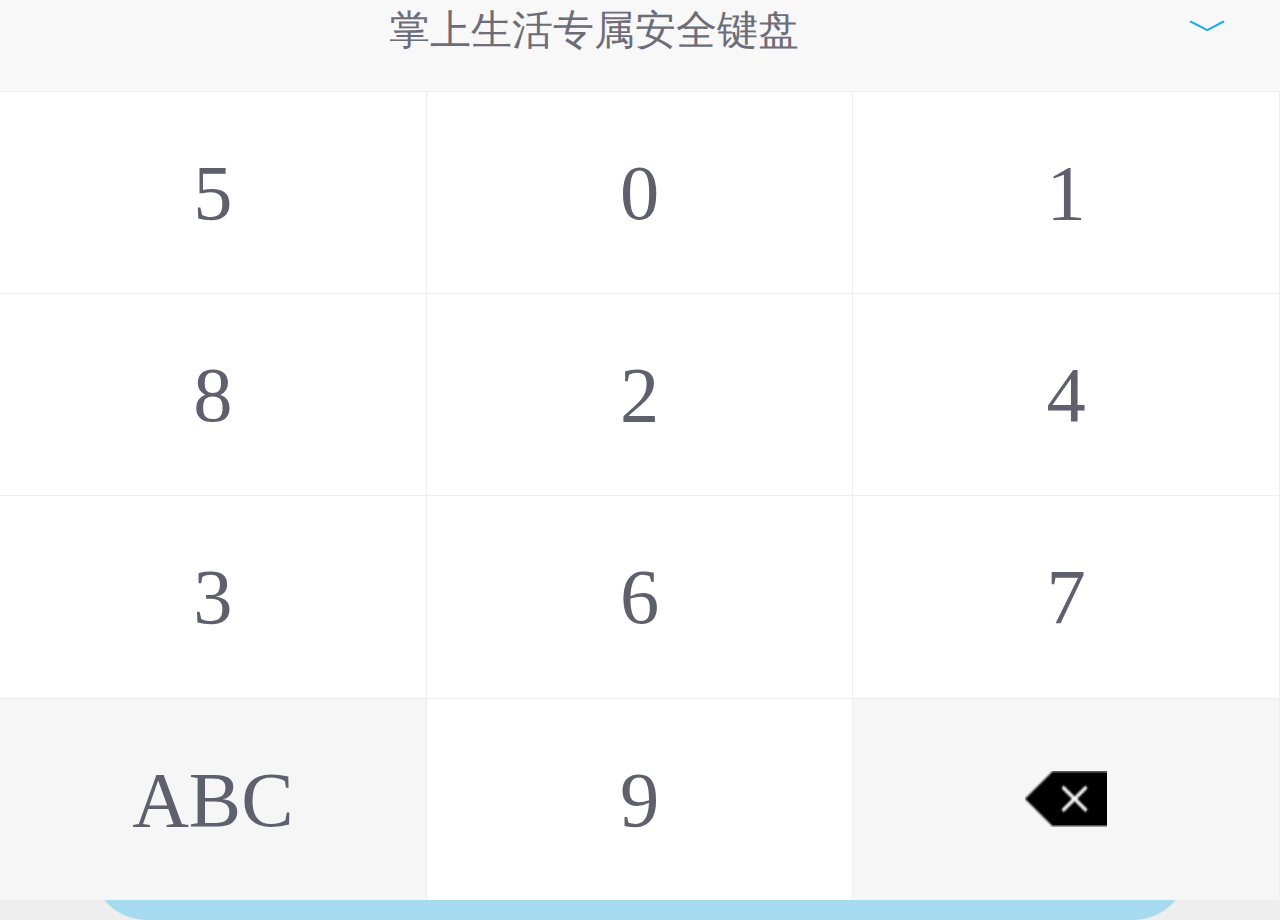
<file: login.html>
<!doctype html>
<html>
<head>
<meta charset="utf-8">
<title>登录</title>
<meta name="viewport" content="width=device-width, user-scalable=no, initial-scale=1.0, maximum-scale=1.0, minimum-scale=1.0">
<link href="css/public.css" rel="stylesheet" type="text/css">
<link href="css/swiper-3.4.2.min.css" rel="stylesheet" type="text/css">
<link href="css/login.css" rel="stylesheet" type="text/css">
</head>
<body>
<header>
    <div class="header_l"><a href="mine.html">×</a></div>
    <div class="header_c">账户登录</div>
    <div class="header_r">注册</div>
</header>
<section id="log">
    <div class="top">
        <div class="top_l">
            <b>手机号码</b>
            <span id="phone">152*****111</span>
        </div>
        <div></div>
    </div>
    <div class="top">
        <div class="top_l">
            <b>登录密码</b>
            <input id="pass" type="password" placeholder="请输入6-8位登录密码"/>
        </div>
        <div></div>
    </div>
    <section class="change">
        <a href="#"><span>切换账号</span></a>
        <a href="#"><span>忘记登录密码</span></a>
    </section>
    <div class="nav">
        <span class="title" onclick="goIndex()">下一步</span>
    </div>
</section>

<footer>
    <div class="head">
        <span></span>
        <span class="title">掌上生活专属安全键盘</span>
        <span class="hide">﹀</span>
    </div>
    <table>
    <tr class="number">
            <td><input type="button" value="5" id="number5" onclick="numberClick(5)"/></td>
            <td><input type="button" value="0" id="number0" onclick="numberClick(0)"/></td>
            <td><input type="button" value="1" id="number1" onclick="numberClick(1)"/></td>
        </tr>
        <tr class="number">
            <td><input type="button" value="8" id="number8" onclick="numberClick(8)"/></td>
            <td><input type="button" value="2" id="number2" onclick="numberClick(2)"/></td>
            <td><input type="button" value="4" id="number4" onclick="numberClick(4)"/></td>
        </tr>
        <tr class="number">
            <td><input type="button" value="3" id="number3" onclick="numberClick(3)"/></td>
            <td><input type="button" value="6" id="number6" onclick="numberClick(6)"/></td>
            <td><input type="button" value="7" id="number7" onclick="numberClick(7)"/></td>
        </tr>
        <tr class="number">
            <td><input type="button" class="te" value="ABC" /></td>
            <td><input type="button" value="9" id="number9" onclick="numberClick(9)"/></td>
            <td><input type="button" class="te" id="close"/></td>
        </tr>
    </table>
</footer>
</body>
</html>
<script src="js/common.js"></script>
<script src="js/jquery-1.8.3.min.js"></script>
<script>
    //密码
    var pass = $("#pass").val();
    function numberClick(i){
        if(pass.length<8){
            pass+=i;
            $("#pass").val(pass);
        }
    }
   //减少一个

    $("#close").on("click", function() {
        var pass = $("#pass").val();
        var passArr=pass.split("");
        passArr.pop();
        if(passArr.length<=0){
            passArr.length=0;
        }
        var passStr=passArr.join("")
        $("#pass").val(passStr);
    })
	function goIndex(){
		if(pass.length>=6 && pass.length<=8){
		window.location.href="index.html"
		}
	}

    //点击下箭头隐藏
    $(".hide").click(function(){
        $("footer").toggle();
    });
</script>
</file>
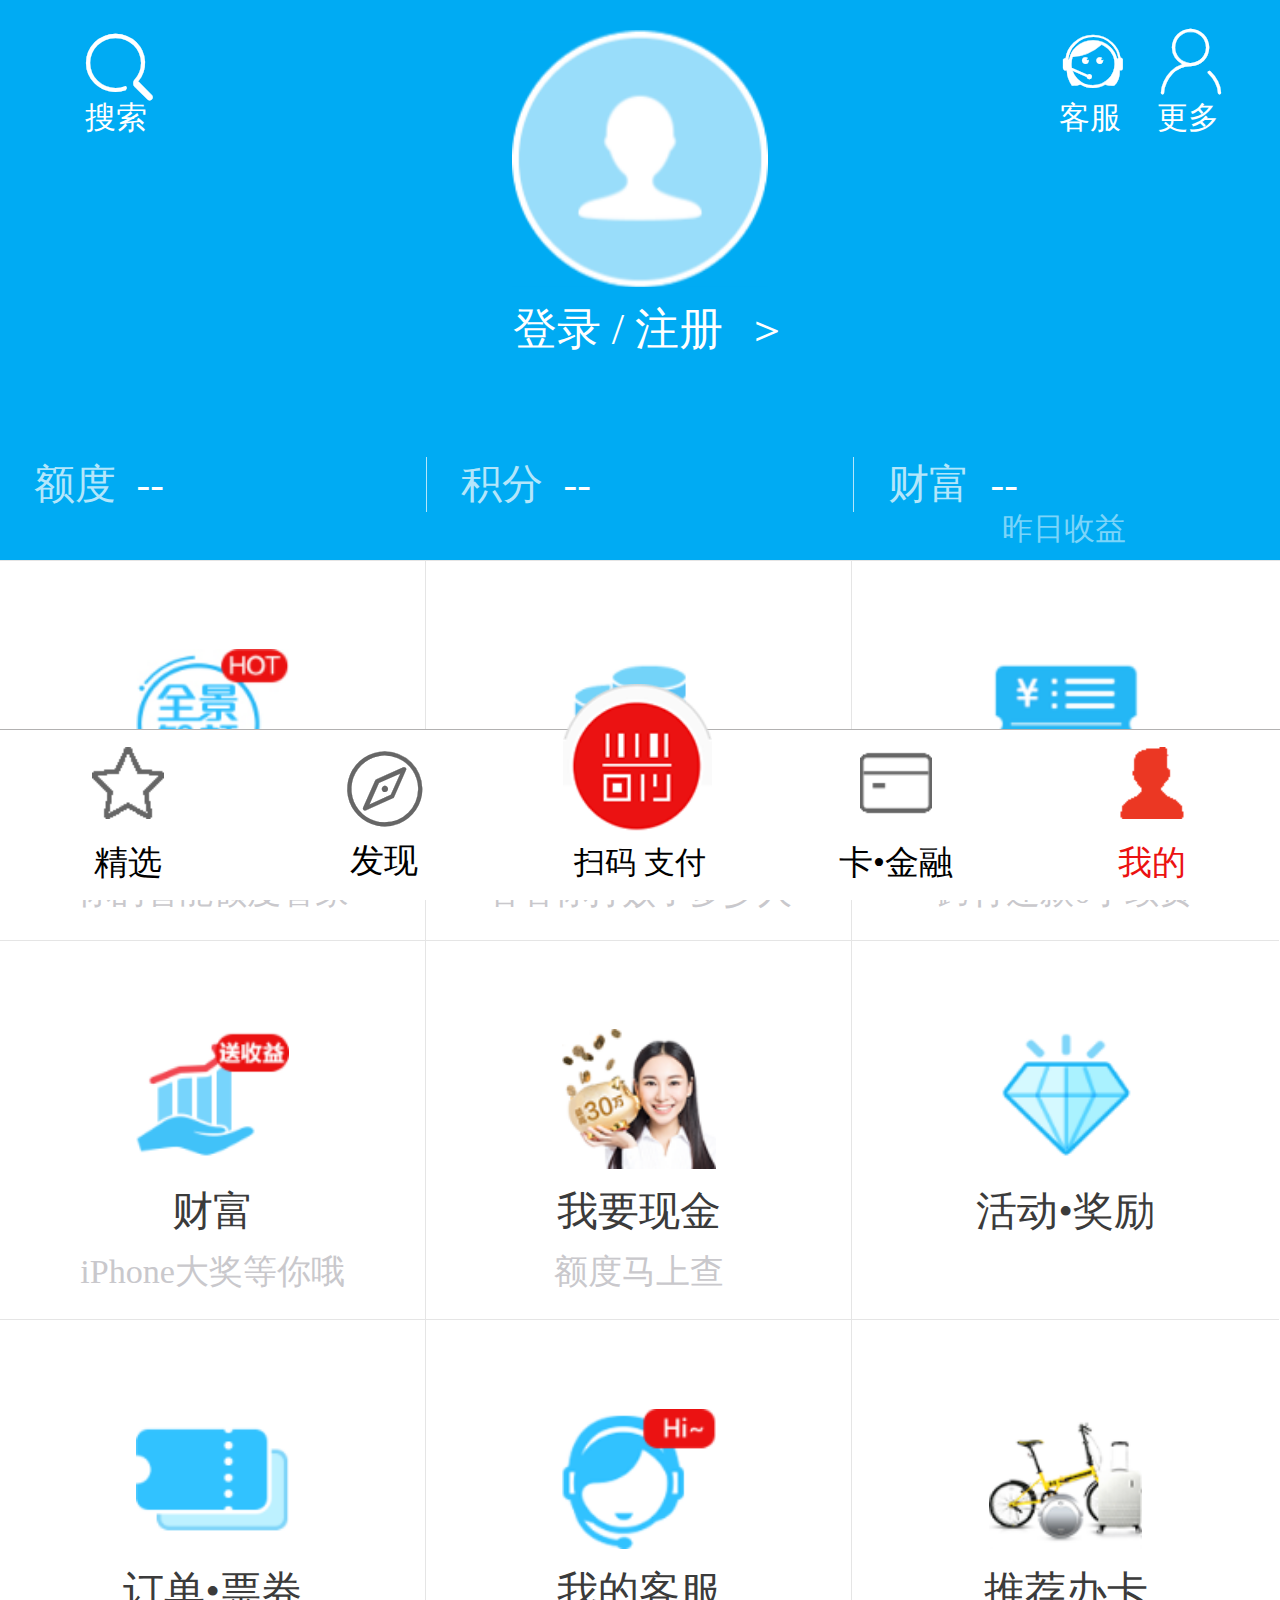
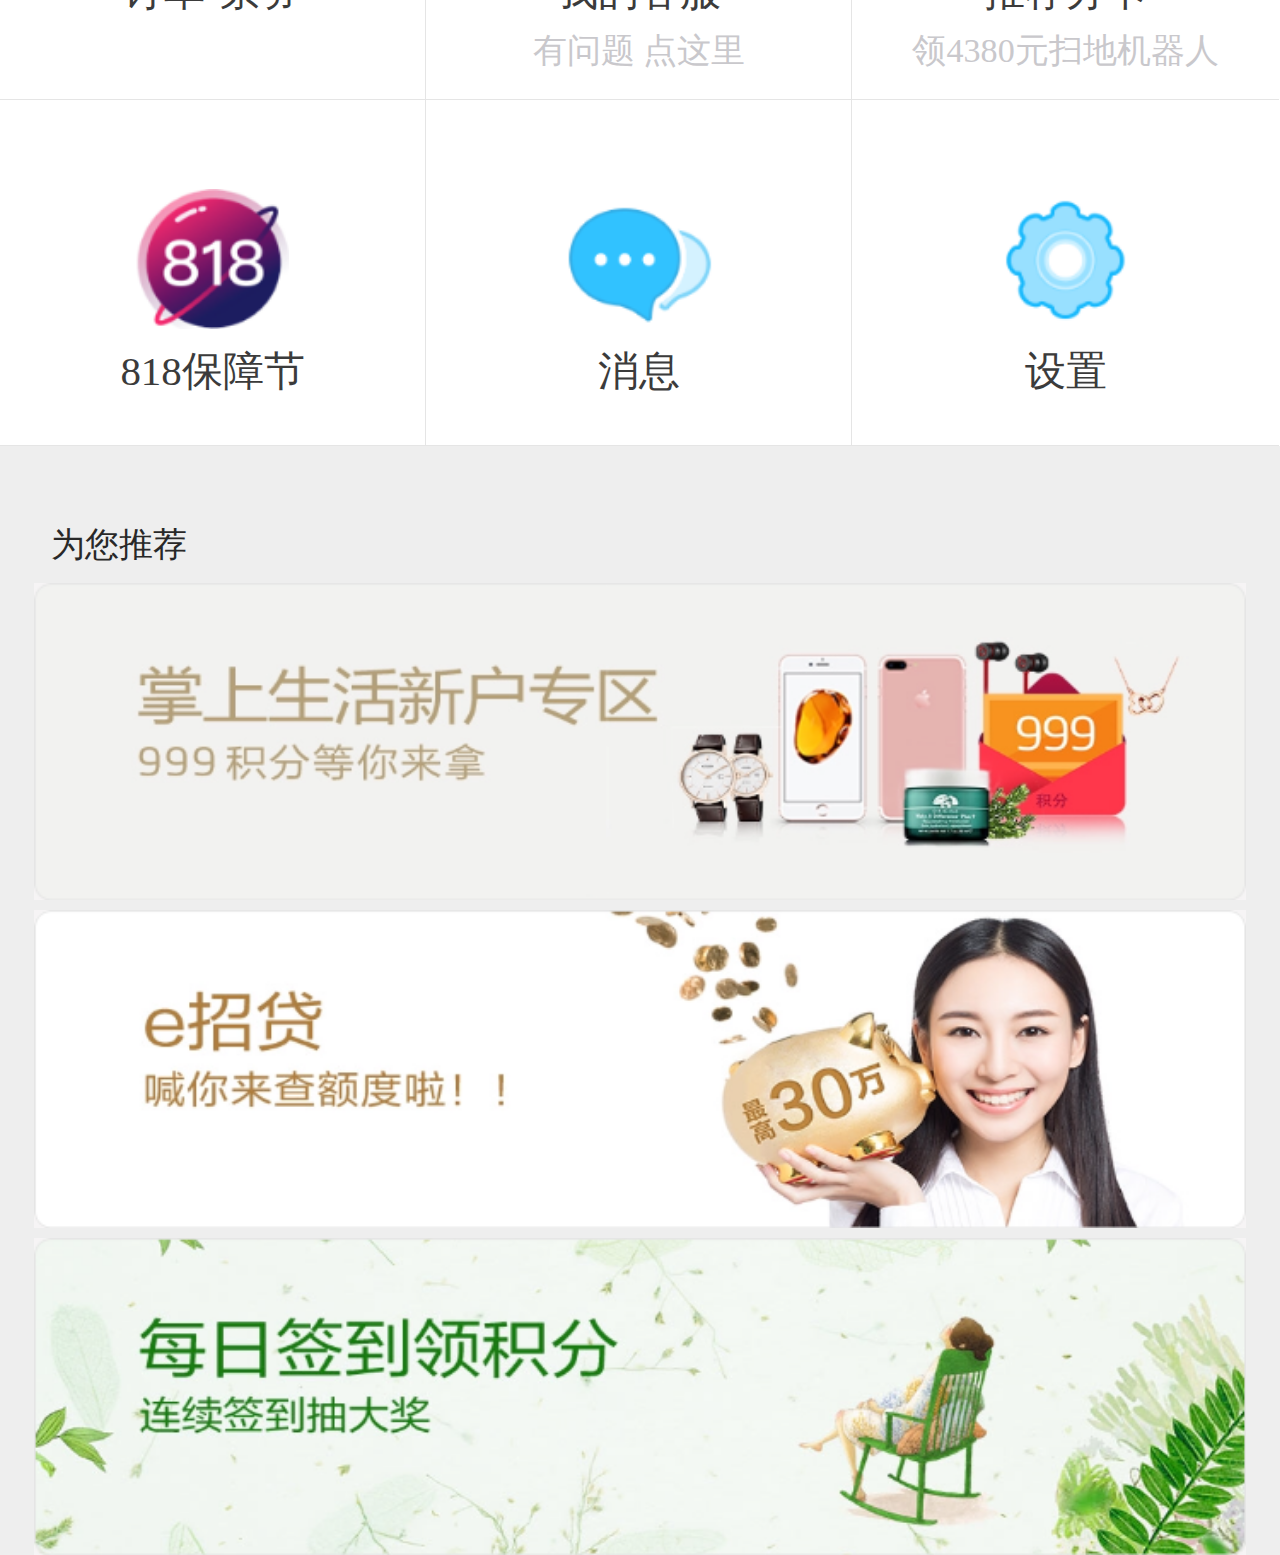
<file: mine.html>
<!doctype html>
<html>
<head>
<meta charset="utf-8">
<title>我的</title>
<meta name="viewport" content="width=device-width, user-scalable=no, initial-scale=1.0, maximum-scale=1.0, minimum-scale=1.0">
<link href="css/public.css" rel="stylesheet" type="text/css">
<link href="css/swiper-3.4.2.min.css" rel="stylesheet" type="text/css">
<link href="css/mine.css" rel="stylesheet" type="text/css">
</head>
<body>
<header>
    <a class="header_l" href="search.html">
        <div class="box"><i class="iconfont">&#xe60d;</i><span>搜索</span></div>
    </a>
    <div class="header_r">
        <div class="box"><i class="iconfont">&#xe613;</i><span>客服</span></div>
        <div class="box"><i class="iconfont">&#xe604;</i><span>更多</span></div>
    </div>
</header>
<section id="regist">
    <a class="reg" href="login.html"><img src="images/reg.png"/></a>
    <div class="login">
        &nbsp;&nbsp;<a>登录</a>&nbsp;/&nbsp;<a>注册</a>&nbsp;&nbsp;＞
    </div>
</section>
<section id="info">
    <a href="#"><span>额度</span>&nbsp;&nbsp;<b>--</b></a>
    <a href="#"><span>积分</span>&nbsp;&nbsp;<b>--</b></a>
    <a href="#"><span>财富</span>&nbsp;&nbsp;<b>--</b></a>
</section>
<h4 class="profit">昨日收益</h4>
<section id="mine">
    <a href="#" class="over"><img src="images/mine1.png"/><h3>额度•信贷</h3><span>你的智能额度管家</span></a>
    <a href="#" class="over"><img src="images/mine2.png"/><h3>积分•兑换</h3><span>看看你打败了多少人</span></a>
    <a href="#" class="over"><img src="images/mine3.png"/><h3>查账•还款</h3><span>跨行还款0手续费</span></a>
    <a href="#" class="over"><img src="images/mine4.png"/><h3>财富</h3><span>iPhone大奖等你哦</span></a>
    <a href="#" class="over"><img src="images/mine5.png"/><h3>我要现金</h3><span>额度马上查</span></a>
    <a href="#" class="over"><img src="images/mine6.png"/><h3>活动•奖励</h3></a>
    <a href="#" class="over"><img src="images/mine7.png"/><h3>订单•票券</h3></a>
    <a href="#" class="over"><img src="images/mine8.png"/><h3>我的客服</h3><span>有问题 点这里</span></a>
    <a href="#" class="over"><img src="images/mine9.png"/><h3>推荐办卡</h3><span>领4380元扫地机器人</span></a>
    <a href="#" class="over"><img src="images/mine10.png"/><h3>818保障节</h3></a>
    <a href="#" class="over"><img src="images/mine11.png"/><h3>消息</h3></a>
    <a href="#" class="over"><img src="images/mine12.png"/><h3>设置</h3></a>
</section>
<section id="recommend">
    <h3 class="title">为您推荐</h3>
    <img  src="images/mine_banner1.png"/>
    <img  src="images/mine_banner2.png"/>
    <img  src="images/mine_banner3.png"/>
</section>

<footer>
    <a href="index.html"><img src="images/icon_jingxuan_un.png" /><span>精选</span></a>
    <a href="discovery.html"><i class="iconfont">&#xe660;</i><span>发现</span></a>
    <a href="scan.html"><img class="qr" src="images/homepage_saoyisao.png" /><span class="te">扫码 支付</span></a>
    <a href="card.html"><img src="images/icon_shenghuo_un.png" /><span>卡•金融</span></a>
    <a href="mine.html" class="act"><img src="images/icon_wode_en.png" /><span>我的</span></a>
</footer>
</body>
</html>
<script src="js/common.js"></script>
</file>
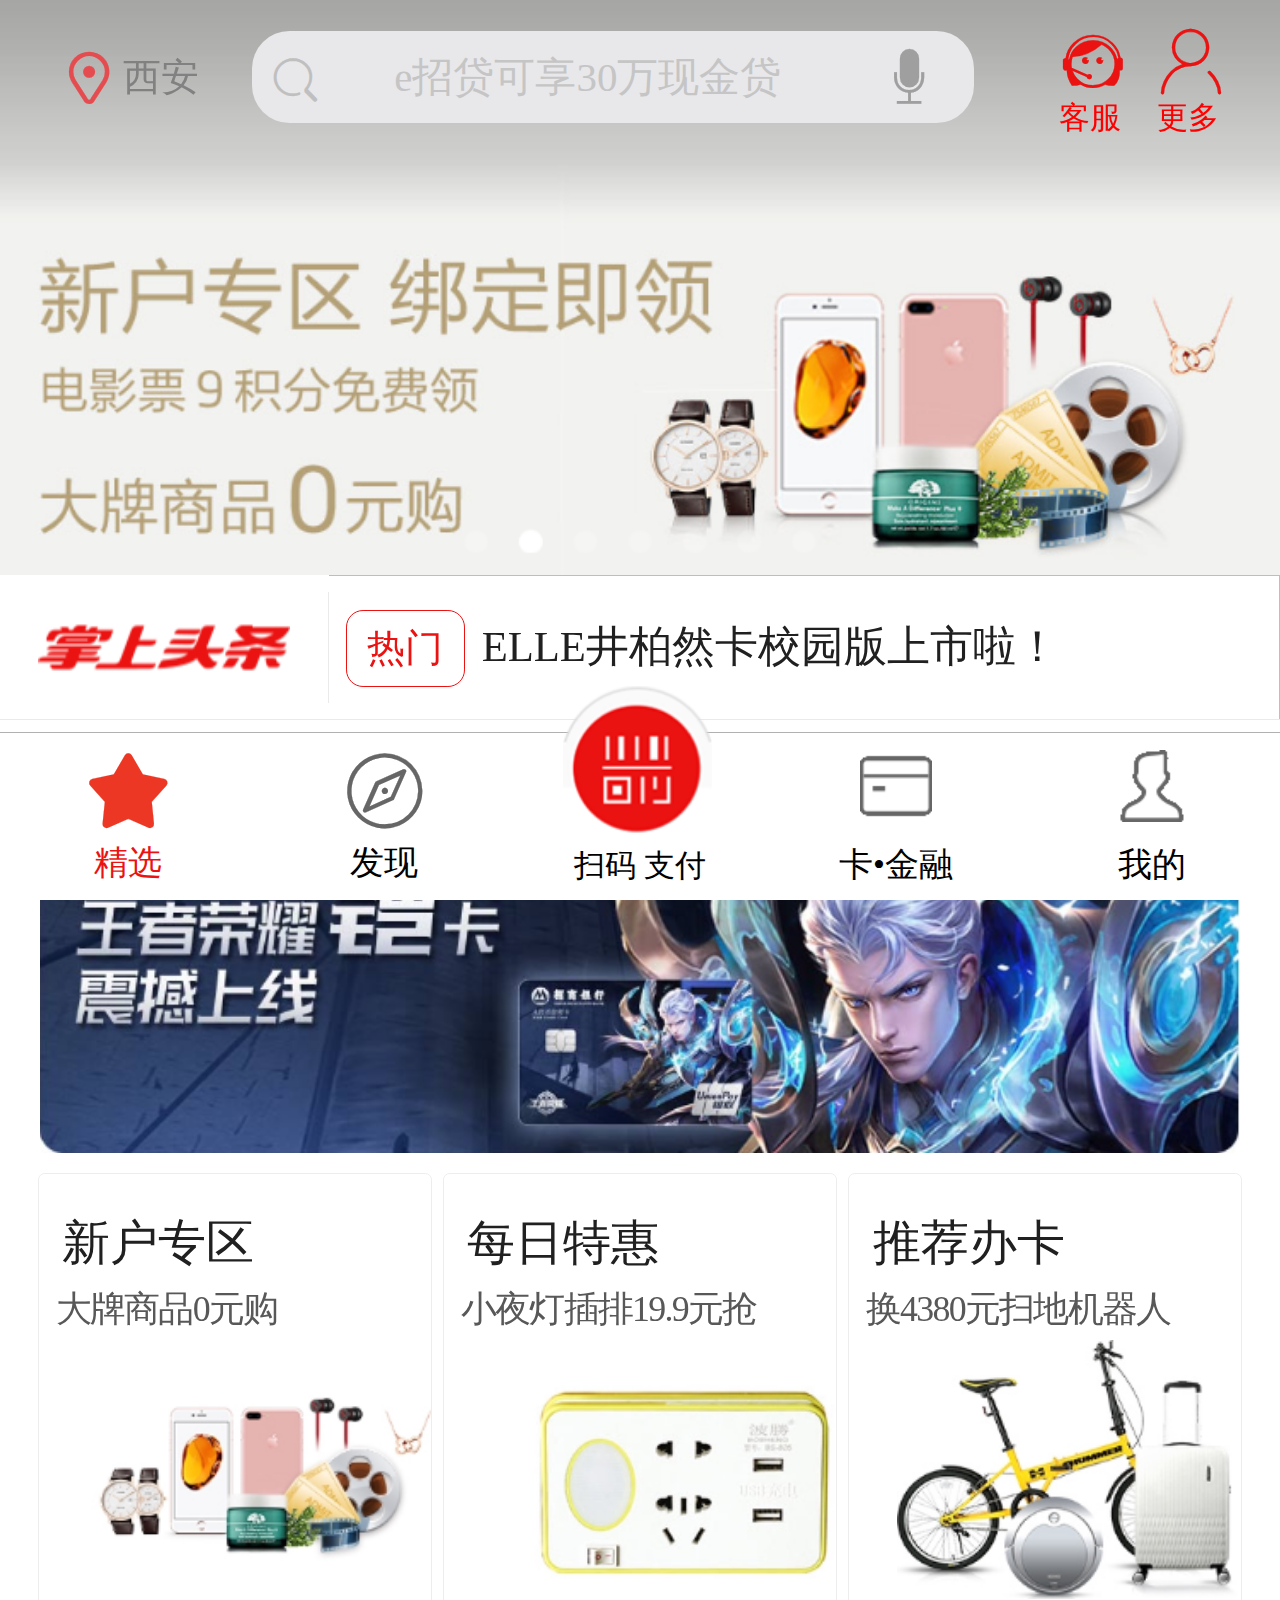
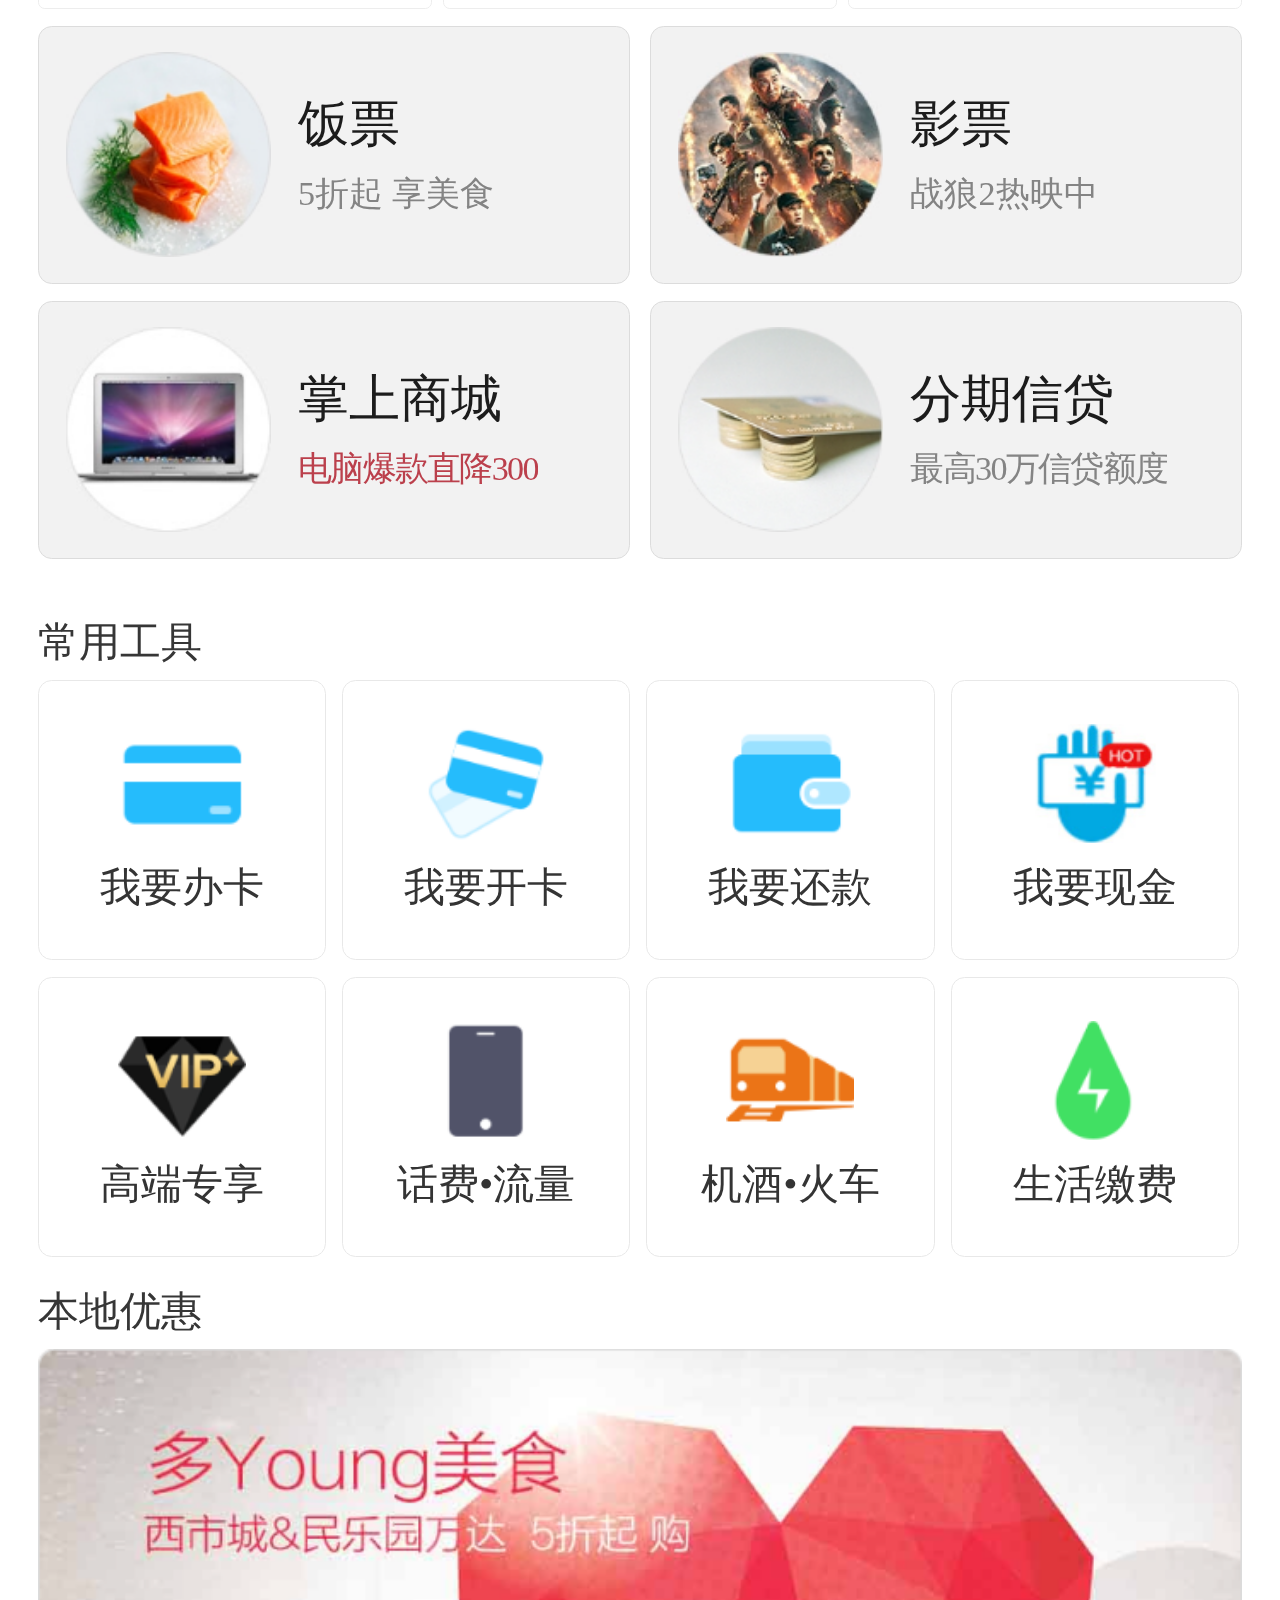
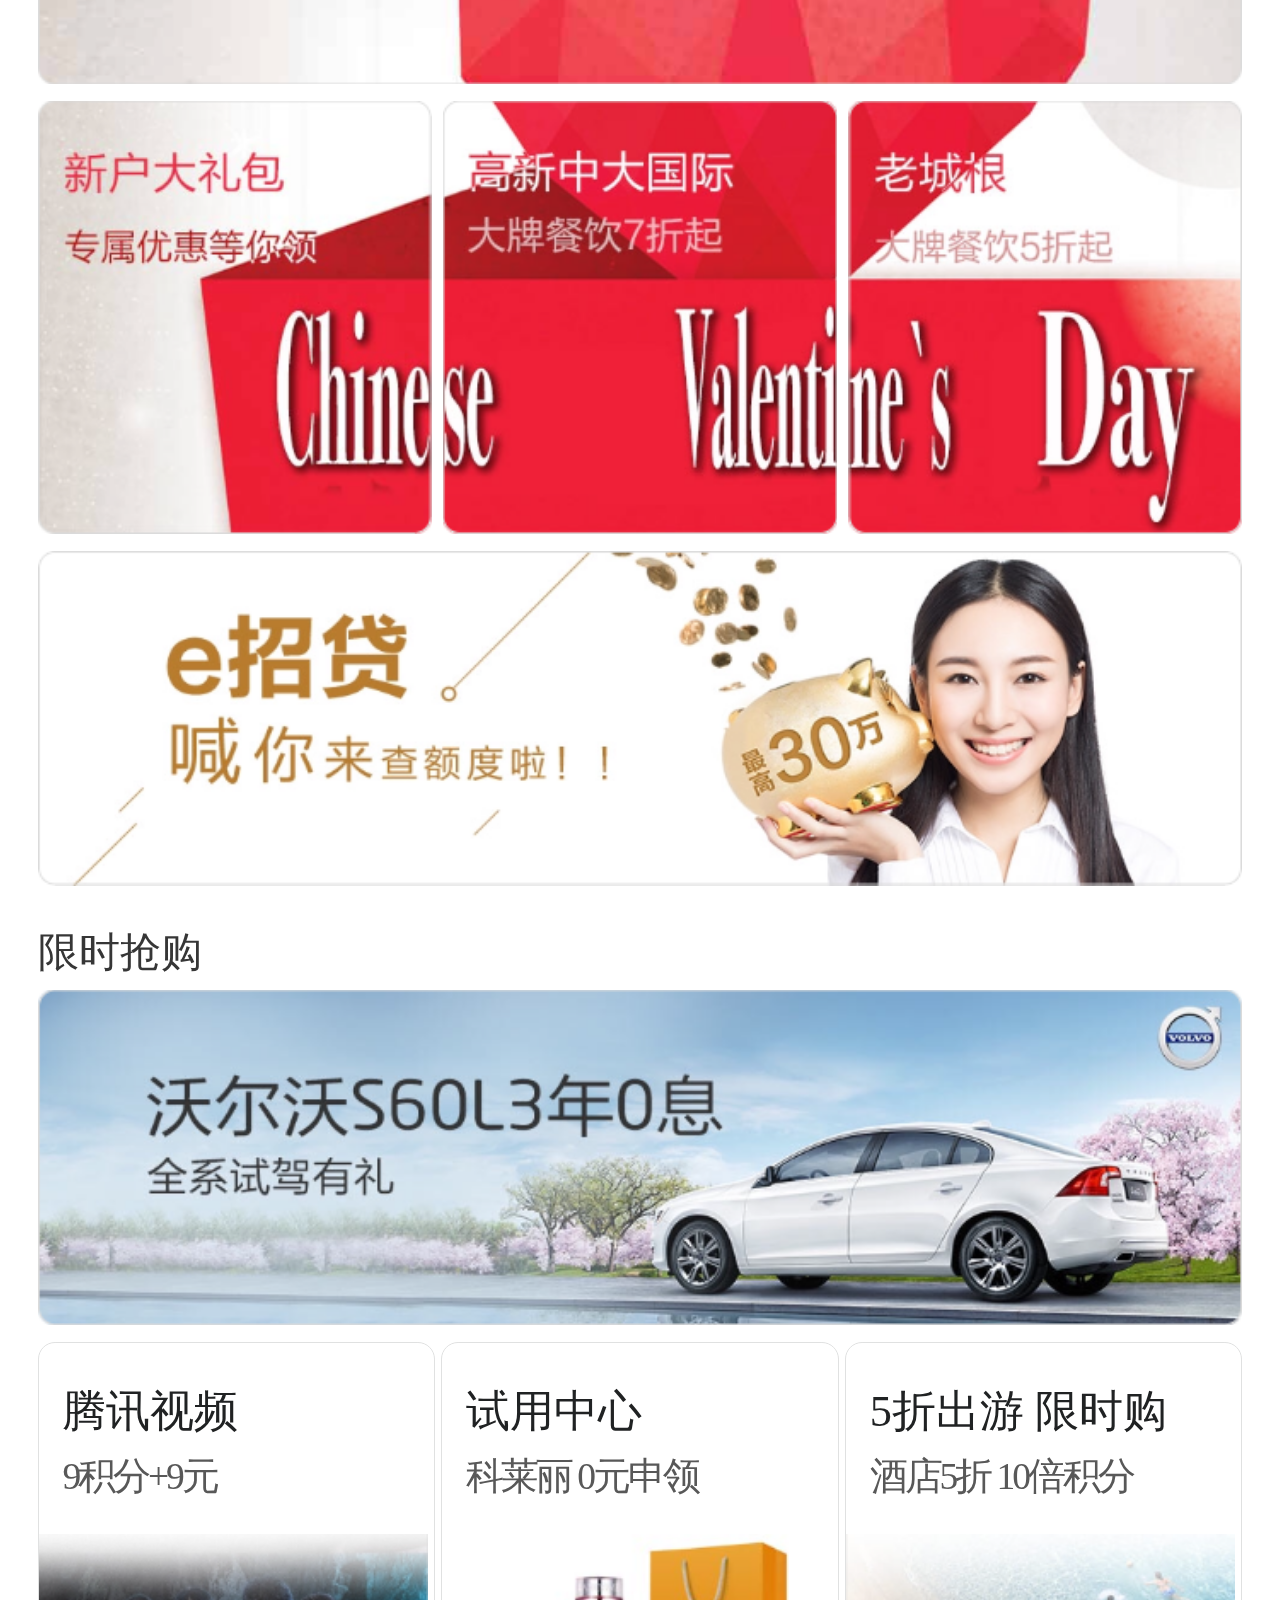
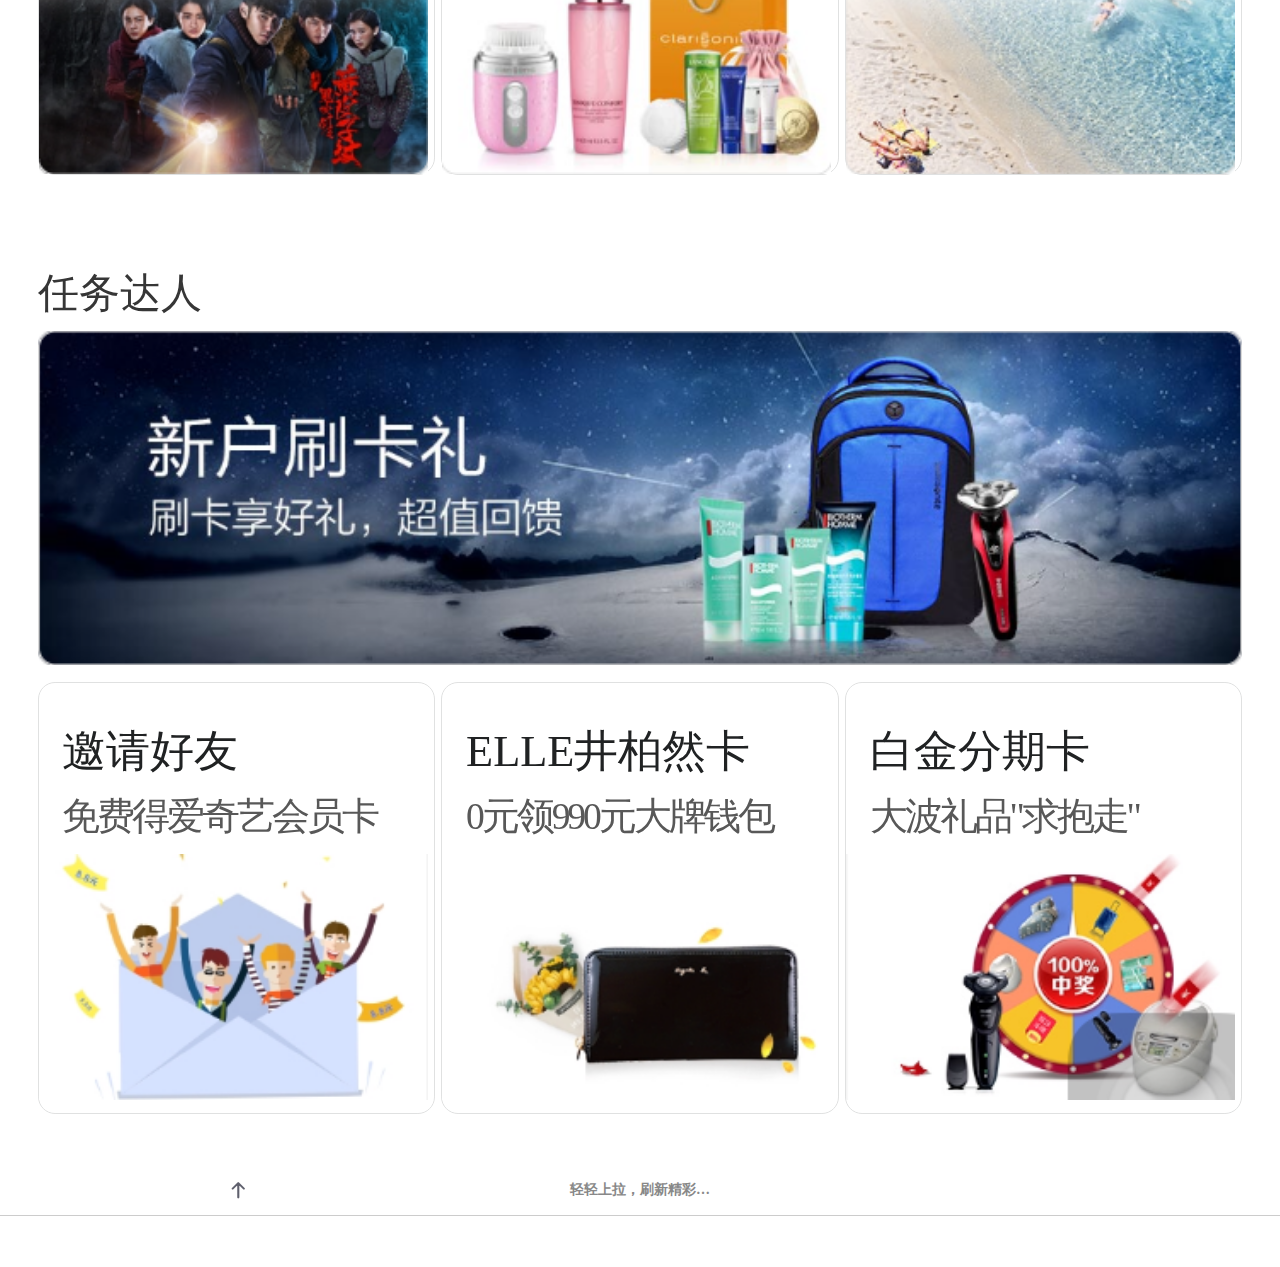
<file: new 1.html>
<!DOCTYPE html>
<html>
<head>
<meta charset="utf-8">
<title>首页</title>
<meta name="viewport" content="width=device-width, user-scalable=no, initial-scale=1.0, maximum-scale=1.0, minimum-scale=1.0">
<link href="css/public.css" rel="stylesheet" type="text/css">
<link href="css/swiper-3.4.2.min.css" rel="stylesheet" type="text/css">
<link href="css/style.css" rel="stylesheet" type="text/css">
<link href="css/iscroll.css" rel="stylesheet" type="text/css">

</head>
<body>
<div id="scrollerTop"></div>
<div id="header" style="display: none">
    <header>
        <div class="header_l clear">
            <i class="iconfont">&#xe62f;</i><span id="guojia">西安</span>
			<ul id="country-list" class="country-list">
				<li>成都</li>
				<li>杭州</li>
				<li>武汉</li>
				<li>重庆</li>
				<li>南京</li>
				<li>天津</li>
				<li>苏州</li>
				<li>东莞</li>
				<li selected="selected">西安</li>
				<li>长沙</li>
				<li>沈阳</li>
				<li>青岛</li>
				<li>郑州</li>
			</ul>
        </div>      
        <a class="header_c" href="search.html">
            <i class="iconfont search">&#xe60d;</i>
            <input type="text" placeholder="e招贷可享30万现金贷" />
            <i class="iconfont voice">&#xe602;</i>
        </a>
        <div class="header_r">
            <div class="box"><i class="iconfont">&#xe613;</i><span>客服</span></div>
            <div class="box"><i class="iconfont">&#xe604;</i><span>更多</span></div>
        </div>
    </header>
</div>
<div id="wrapper">
    <div id="scroller">
        <div id="pullDown">
            <span class="pullDownIcon"></span><span class="pullDownLabel">轻轻下拉，刷新精彩…</span>
        </div>
        <div id="thelist">
            <div id="banner">
                <div class="swiper-wrapper">
                    <div class="swiper-slide"><img src="images/index_banner1.png"/></div>
                    <div class="swiper-slide"><img src="images/index_banner2.png"/></div>
                    <div class="swiper-slide"><img src="images/index_banner3.png"/></div>
                    <div class="swiper-slide"><img src="images/index_banner4.png"/></div>
                    <div class="swiper-slide"><img src="images/index_banner5.png"/></div>
                </div>
            </div>
            <section id="headline">
                <img src="images/xiaozhao_logo.png"/>
                <div class="headline_l">
                    <span>热门</span>ELLE井柏然卡校园版上市啦！
                </div>
            </section>
            <section id="hot_active">
                <h3 class="title">热门活动</h3>
                <img class="hot_active" src="images/hot_active.png" />
                <div class="hot_active_t">
                    <a>
                        <h3>新户专区</h3>
                        <p>大牌商品0元购</p>
                        <img src="images/hot_active_t1.png"/>
                    </a>
                    <a>
                        <h3>每日特惠</h3>
                        <p class="over">小夜灯插排19.9元抢</p>
                        <img src="images/hot_active_t2.png"/>
                    </a>
                    <a>
                        <h3>推荐办卡</h3>
                        <p class="over">换4380元扫地机器人 </p>
                        <img src="images/hot_active_t3.png"/>
                    </a>
                </div>
                <ul class="hot_active_c">
                    <li>
                        <img src="images/hot_active_c1.png"/>
                        <div class="hot_active_c_r over">
                            <h3>饭票</h3>
                            <span>5折起 享美食</span>
                        </div>
                    </li>
                    <li>
                        <img src="images/hot_active_c2.png"/>
                        <div class="hot_active_c_r over">
                            <h3>影票</h3>
                            <span>战狼2热映中</span>
                        </div>
                    </li>
                    <li>
                        <img src="images/hot_active_c3.png"/>
                        <div class="hot_active_c_r red over">
                            <h3>掌上商城</h3>
                            <span class="te red">电脑爆款直降300</span>
                        </div>
                    </li>
                    <li>
                        <img src="images/hot_active_c4.png"/>
                        <div class="hot_active_c_r over">
                            <h3>分期信贷</h3>
                            <span class="te">最高30万信贷额度</span>
                        </div>
                    </li>
                </ul>
            </section>
            <section id="common_tools">
                <h3 class="title">常用工具</h3>
                <div class="common_tools">
                    <a>
                        <img src="images/common_tools1.png"/>
                        <span>我要办卡</span>
                    </a>
                    <a>
                        <img src="images/common_tools2.png"/>
                        <span>我要开卡</span>
                    </a>
                    <a>
                        <img src="images/common_tools3.png"/>
                        <span>我要还款</span>
                    </a>
                    <a>
                        <img src="images/common_tools4.png"/>
                        <span>我要现金</span>
                    </a>
                    <a>
                        <img src="images/common_tools5.png"/>
                        <span>高端专享</span>
                    </a>
                    <a>
                        <img src="images/common_tools6.png"/>
                        <span>话费•流量</span>
                    </a>
                    <a>
                        <img src="images/common_tools7.png"/>
                        <span>机酒•火车</span>
                    </a>
                    <a>
                        <img src="images/common_tools8.png"/>
                        <span>生活缴费</span>
                    </a>
                </div>
            </section>
            <section id="local_discount">
                <h3 class="title">本地优惠</h3>
                <img class="banner" src="images/local_discount1.png"/>
                <div class="local_discount">
                    <img src="images/local_discount2.png"/>
                    <img src="images/local_discount3.png"/>
                    <img src="images/local_discount4.png"/>
                </div>
                <img class="banner" src="images/local_discount5.png"/>
            </section>
            <section id="flash_sale">
                <h3 class="title">限时抢购</h3>
                <img class="banner" src="images/flash_sale_banner.png"/>
                <div class="flash_sale">
                    <a href="#"><h3>腾讯视频</h3><span>9积分+9元</span><img src="images/flash_sale1.png"/>	</a>
                    <a href="#"><h3>试用中心</h3><span>科莱丽 0元申领</span><img src="images/flash_sale2.png"/>	</a>
                    <a href="#"><h3>5折出游 限时购</h3><span>酒店5折 10倍积分</span><img src="images/flash_sale3.png"/></a>
                </div>
            </section>
            <section class="task_box">
                <h3 class="title">任务达人</h3>
                <img class="banner" src="images/task.png"/>
                <div class="task">
                    <a href="#" class="over"><h3>邀请好友</h3><span>免费得爱奇艺会员卡</span><img src="images/task1.png"/>	</a>
                    <a href="#" class="over"><h3>ELLE井柏然卡</h3><span>0元领990元大牌钱包</span><img src="images/task2.png"/>	</a>
                    <a href="#" class="over"><h3>白金分期卡</h3><span>大波礼品"求抱走"</span><img src="images/task3.png"/></a>
                </div>
            </section>
        </div>
        <div id="pullUp">
            <span class="pullUpIcon"></span><span class="pullUpLabel">轻轻上拉，刷新精彩…</span>
        </div>
    </div>
</div>
<footer>
    <a href="index.html" class="act"><i class="iconfont">&#xe616;</i><span>精选</span></a>
    <a href="discovery.html"><i class="iconfont">&#xe660;</i><span>发现</span></a>
    <a href="scan.html"><img class="qr" src="images/homepage_saoyisao.png" /><span class="te">扫码 支付</span></a>
    <a href="card.html"><img src="images/icon_shenghuo_un.png" /><span>卡•金融</span></a>
    <a href="mine.html"><img src="images/icon_wode_un.png" /><span>我的</span></a>
</footer>
</body>
</html>
<script src="js/common.js"></script>
<script src="js/jquery-1.8.3.min.js"></script>
<script src="js/swiper-3.4.2.min.js"></script>
<script src="js/iscroll.js"></script>
<script src="js/refresh.js"></script>
<script>
    //轮播图
    var mySwiper = new Swiper('#banner', {
        autoplay: 3000,//可选选项，自动滑动
        direction: 'horizontal',
        loop: false,
        effect : 'slide',
        observer: true,//修改swiper自己或子元素时，自动初始化swiper
        observeParents: true//修改swiper的父元素时，自动初始化swiper
    });


//国家码显示
$(function(){	
	$("#guojia").click(function(){
		$(".country-list").toggle(300);
	});
});
//国家码选择
	$("#country-list").delegate("li","click",function(){
		$("#guojia")[0].innerHTML=this.innerHTML;
		$("#country-list").toggle(500);
	});
</script>
</file>
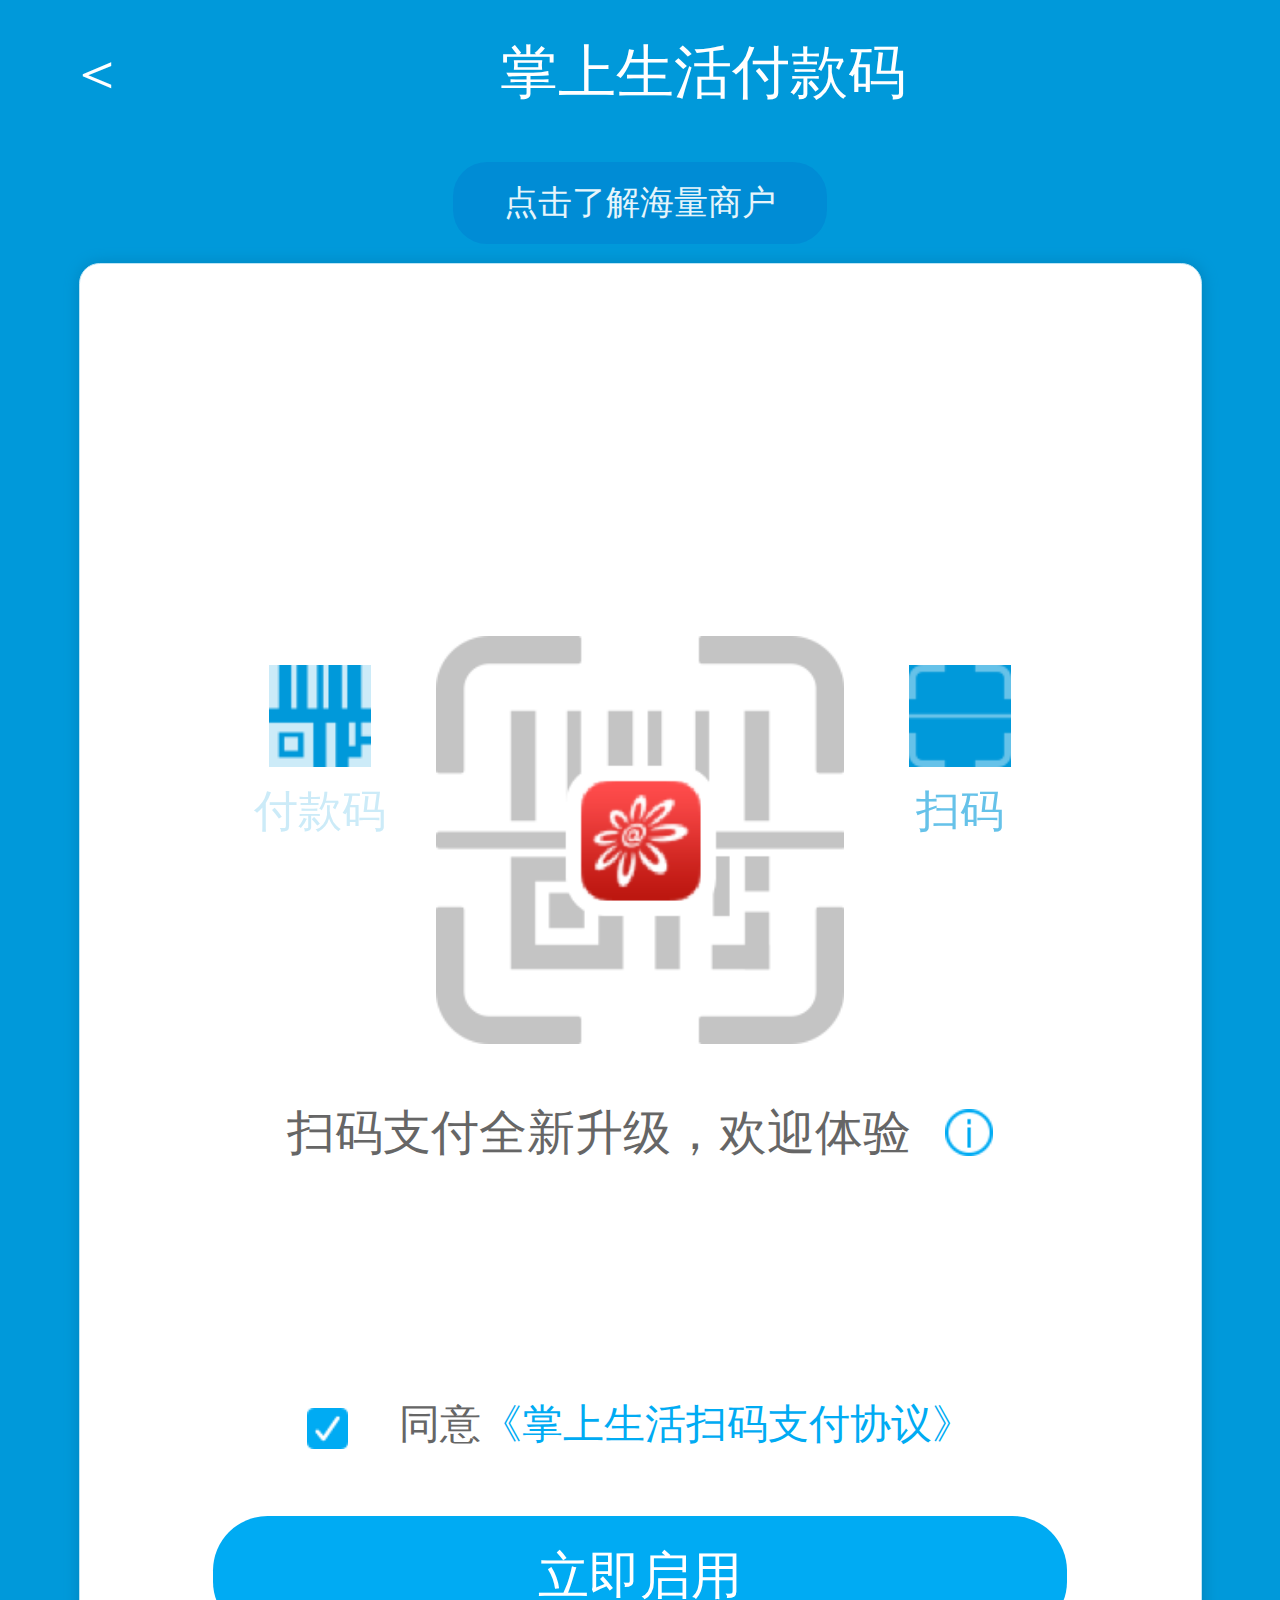
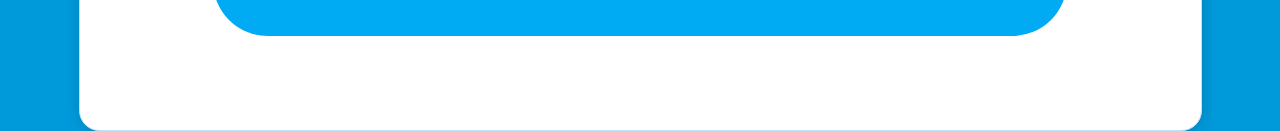
<file: scan.html>
<!doctype html>
<html>
<head>
<meta charset="utf-8">
<title>扫码付款</title>
<meta name="viewport" content="width=device-width, user-scalable=no, initial-scale=1.0, maximum-scale=1.0, minimum-scale=1.0">
<link href="css/public.css" rel="stylesheet" type="text/css">
<link href="css/swiper-3.4.2.min.css" rel="stylesheet" type="text/css">
<link href="css/scan.css" rel="stylesheet" type="text/css">
</head>
<body>
<header>
    <a href="index.html"><span>＜</span></a>
    <span>掌上生活付款码</span>
    <span></span>
</header>
<nav>
    <span class="title">点击了解海量商户</span>
</nav>
<section id="main">
    <img class="main" src="images/main.png"/>
    <div class="caution"><a>扫码支付全新升级，欢迎体验</a><img src="images/caution.png"/></div>
    <div class="accept">
        <i class="checked">
            <img class="quanxuan" src="images/check_en.png"/>
            <img class="quanxuan" src="images/check_un.png" style="display:none"/>
        </i>
        <s>同意</s><b>《掌上生活扫码支付协议》</b>
    </div>
    <div class="nav">
        <span class="title">立即启用</span>
    </div>
</section>

<footer>
    <a href="#" class="act"><img src="images/pay.png" /><span>付款码</span></a>
    <a href="#"><img src="images/qrcode.png" /><span>扫码</span></a>
</footer>
</body>
</html>
<script src="js/common.js"></script>
<script src="js/jquery-1.8.3.min.js"></script>
<script>
    //点击全选选中
    $(".checked").click(function(){
        $(".quanxuan").toggle();
    });

</script>
</file>
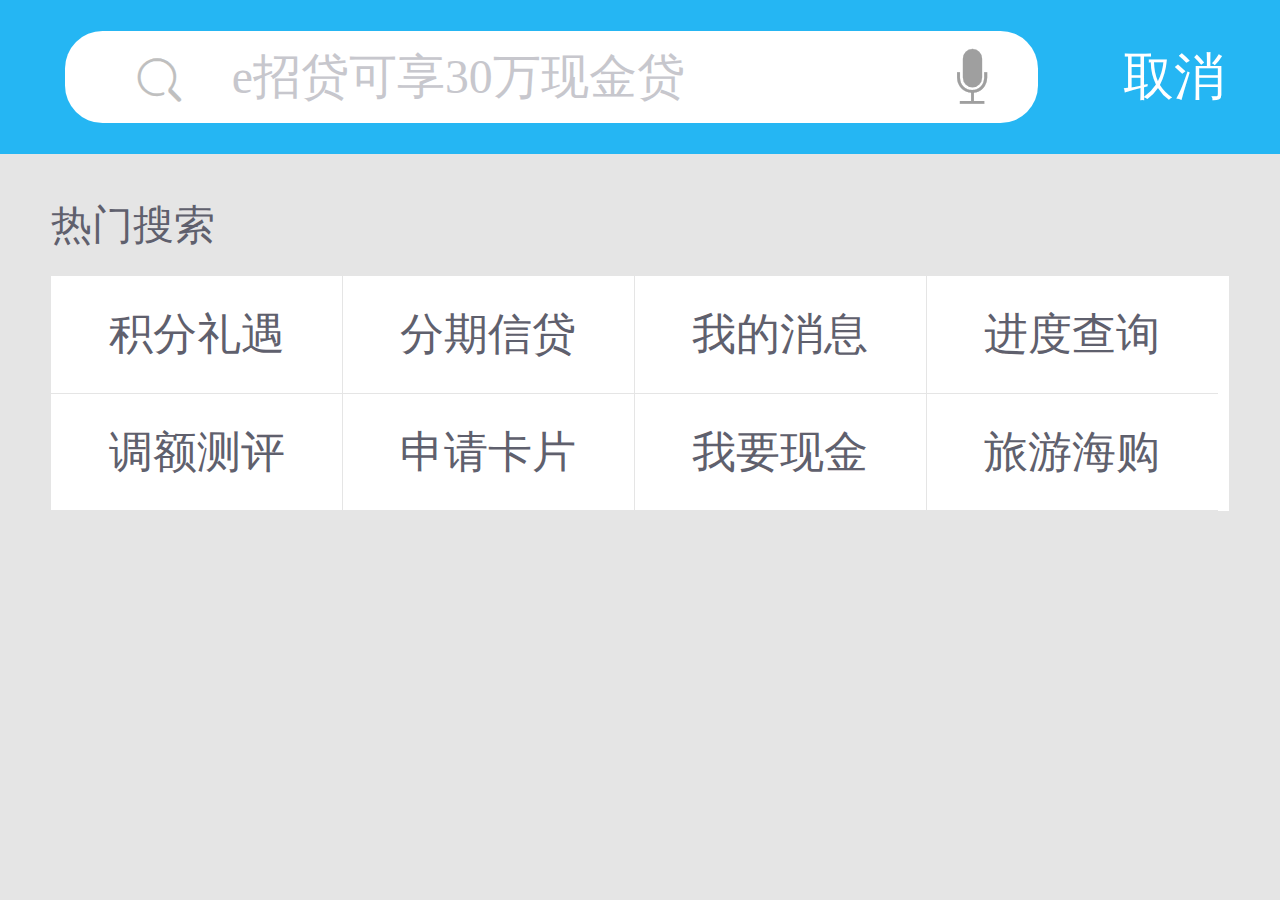
<file: search.html>
<!doctype html>
<html>
<head>
<meta charset="utf-8">
<title>搜索</title>
<meta name="viewport" content="width=device-width, user-scalable=no, initial-scale=1.0, maximum-scale=1.0, minimum-scale=1.0">
<link href="css/public.css" rel="stylesheet" type="text/css">
<link href="css/search.css" rel="stylesheet" type="text/css">
</head>
<body>
<header>
    <div class="header_l">
        <i class="iconfont search">&#xe60d;</i>
        <input type="text" placeholder="e招贷可享30万现金贷" />
        <i class="iconfont voice">&#xe602;</i>
    </div>
    <a class="header_r"  onClick="javascript :history.back(-1);">取消</a>
</header>
<h3 class="title">热门搜索</h3>
<section class="search">
    <a href="#"><span>积分礼遇</span></a>
    <a href="#"><span>分期信贷</span></a>
    <a href="#"><span>我的消息</span></a>
    <a href="#"><span>进度查询</span></a>
    <a href="#"><span>调额测评</span></a>
    <a href="#"><span>申请卡片</span></a>
    <a href="#"><span>我要现金</span></a>
    <a href="#"><span>旅游海购</span></a>
</section>


</body>
</html>
<script src="js/common.js"></script>
</file>
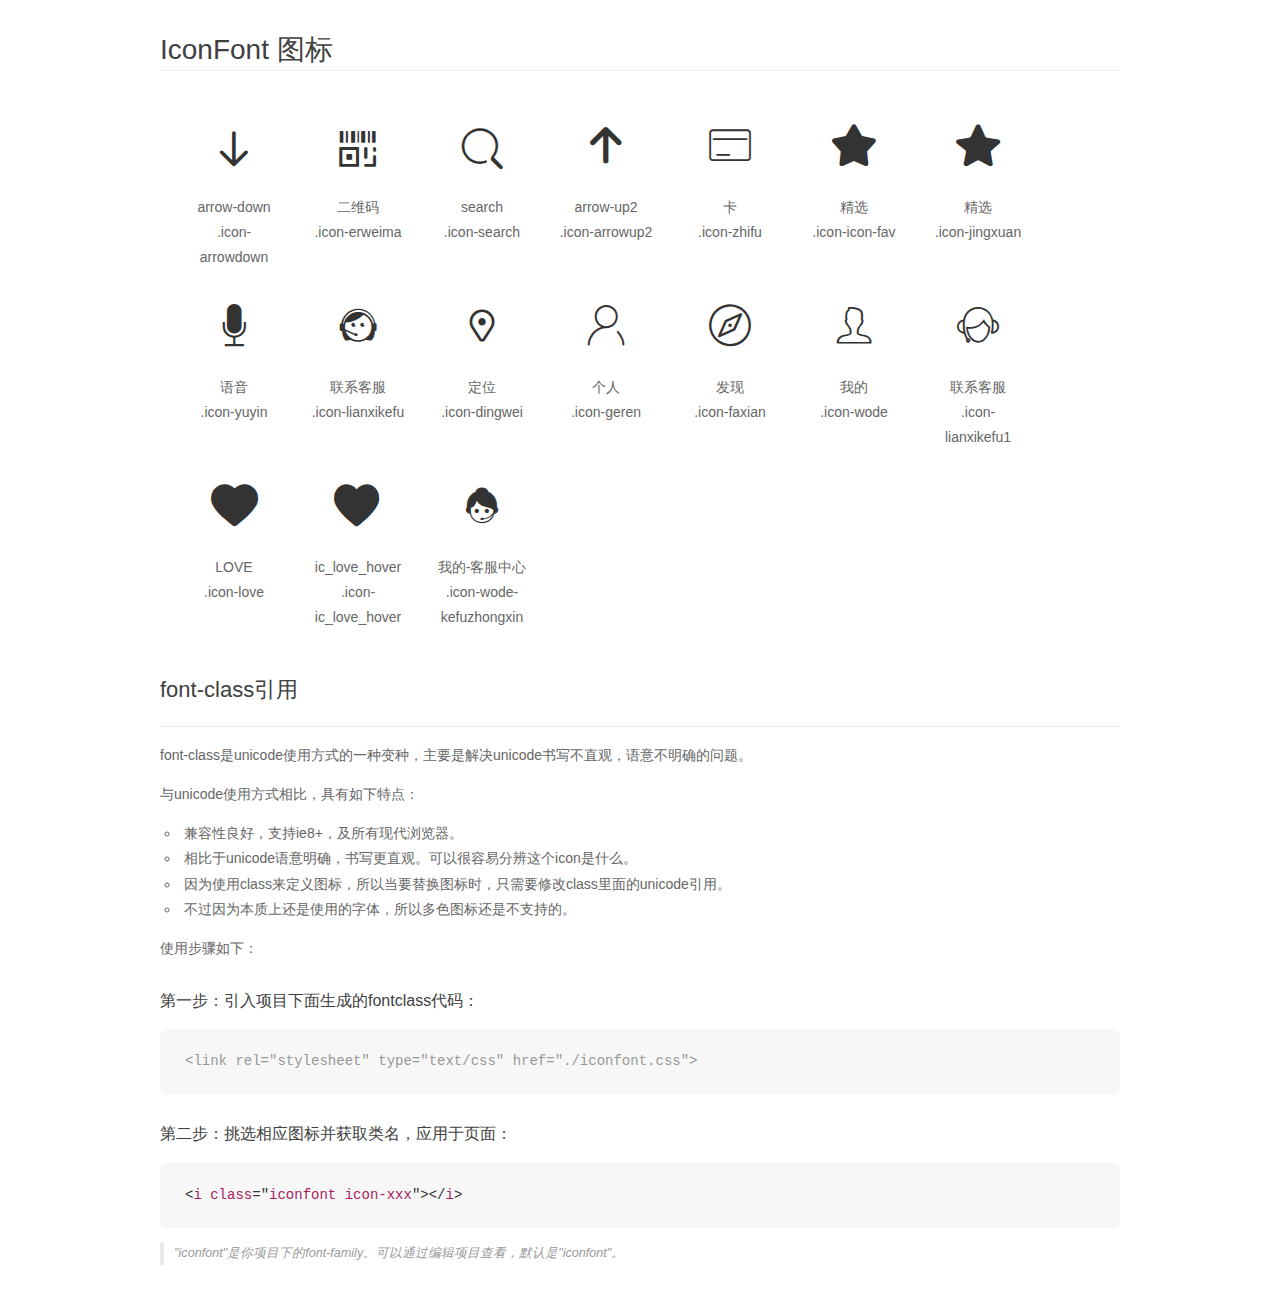
<file: font/demo_fontclass.html>
<!DOCTYPE html>
<html>
<head>
    <meta charset="utf-8"/>
    <title>IconFont</title>
    <link rel="stylesheet" href="demo.css">
    <link rel="stylesheet" href="iconfont.css">
</head>
<body>
    <div class="main markdown">
        <h1>IconFont 图标</h1>
        <ul class="icon_lists clear">
            
                <li>
                <i class="icon iconfont icon-arrowdown"></i>
                    <div class="name">arrow-down</div>
                    <div class="fontclass">.icon-arrowdown</div>
                </li>
            
                <li>
                <i class="icon iconfont icon-erweima"></i>
                    <div class="name">二维码</div>
                    <div class="fontclass">.icon-erweima</div>
                </li>
            
                <li>
                <i class="icon iconfont icon-search"></i>
                    <div class="name">search</div>
                    <div class="fontclass">.icon-search</div>
                </li>
            
                <li>
                <i class="icon iconfont icon-arrowup2"></i>
                    <div class="name">arrow-up2</div>
                    <div class="fontclass">.icon-arrowup2</div>
                </li>
            
                <li>
                <i class="icon iconfont icon-zhifu"></i>
                    <div class="name">卡</div>
                    <div class="fontclass">.icon-zhifu</div>
                </li>
            
                <li>
                <i class="icon iconfont icon-icon-fav"></i>
                    <div class="name">精选</div>
                    <div class="fontclass">.icon-icon-fav</div>
                </li>
            
                <li>
                <i class="icon iconfont icon-jingxuan"></i>
                    <div class="name">精选</div>
                    <div class="fontclass">.icon-jingxuan</div>
                </li>
            
                <li>
                <i class="icon iconfont icon-yuyin"></i>
                    <div class="name">语音</div>
                    <div class="fontclass">.icon-yuyin</div>
                </li>
            
                <li>
                <i class="icon iconfont icon-lianxikefu"></i>
                    <div class="name">联系客服</div>
                    <div class="fontclass">.icon-lianxikefu</div>
                </li>
            
                <li>
                <i class="icon iconfont icon-dingwei"></i>
                    <div class="name">定位</div>
                    <div class="fontclass">.icon-dingwei</div>
                </li>
            
                <li>
                <i class="icon iconfont icon-geren"></i>
                    <div class="name">个人</div>
                    <div class="fontclass">.icon-geren</div>
                </li>
            
                <li>
                <i class="icon iconfont icon-faxian"></i>
                    <div class="name">发现</div>
                    <div class="fontclass">.icon-faxian</div>
                </li>
            
                <li>
                <i class="icon iconfont icon-wode"></i>
                    <div class="name">我的</div>
                    <div class="fontclass">.icon-wode</div>
                </li>
            
                <li>
                <i class="icon iconfont icon-lianxikefu1"></i>
                    <div class="name">联系客服</div>
                    <div class="fontclass">.icon-lianxikefu1</div>
                </li>
            
                <li>
                <i class="icon iconfont icon-love"></i>
                    <div class="name">LOVE</div>
                    <div class="fontclass">.icon-love</div>
                </li>
            
                <li>
                <i class="icon iconfont icon-ic_love_hover"></i>
                    <div class="name">ic_love_hover</div>
                    <div class="fontclass">.icon-ic_love_hover</div>
                </li>
            
                <li>
                <i class="icon iconfont icon-wode-kefuzhongxin"></i>
                    <div class="name">我的-客服中心</div>
                    <div class="fontclass">.icon-wode-kefuzhongxin</div>
                </li>
            
        </ul>

        <h2 id="font-class-">font-class引用</h2>
        <hr>

        <p>font-class是unicode使用方式的一种变种，主要是解决unicode书写不直观，语意不明确的问题。</p>
        <p>与unicode使用方式相比，具有如下特点：</p>
        <ul>
        <li>兼容性良好，支持ie8+，及所有现代浏览器。</li>
        <li>相比于unicode语意明确，书写更直观。可以很容易分辨这个icon是什么。</li>
        <li>因为使用class来定义图标，所以当要替换图标时，只需要修改class里面的unicode引用。</li>
        <li>不过因为本质上还是使用的字体，所以多色图标还是不支持的。</li>
        </ul>
        <p>使用步骤如下：</p>
        <h3 id="-fontclass-">第一步：引入项目下面生成的fontclass代码：</h3>


        <pre><code class="lang-js hljs javascript"><span class="hljs-comment">&lt;link rel="stylesheet" type="text/css" href="./iconfont.css"&gt;</span></code></pre>
        <h3 id="-">第二步：挑选相应图标并获取类名，应用于页面：</h3>
        <pre><code class="lang-css hljs">&lt;<span class="hljs-selector-tag">i</span> <span class="hljs-selector-tag">class</span>="<span class="hljs-selector-tag">iconfont</span> <span class="hljs-selector-tag">icon-xxx</span>"&gt;&lt;/<span class="hljs-selector-tag">i</span>&gt;</code></pre>
        <blockquote>
        <p>"iconfont"是你项目下的font-family。可以通过编辑项目查看，默认是"iconfont"。</p>
        </blockquote>
    </div>
</body>
</html>
</file>
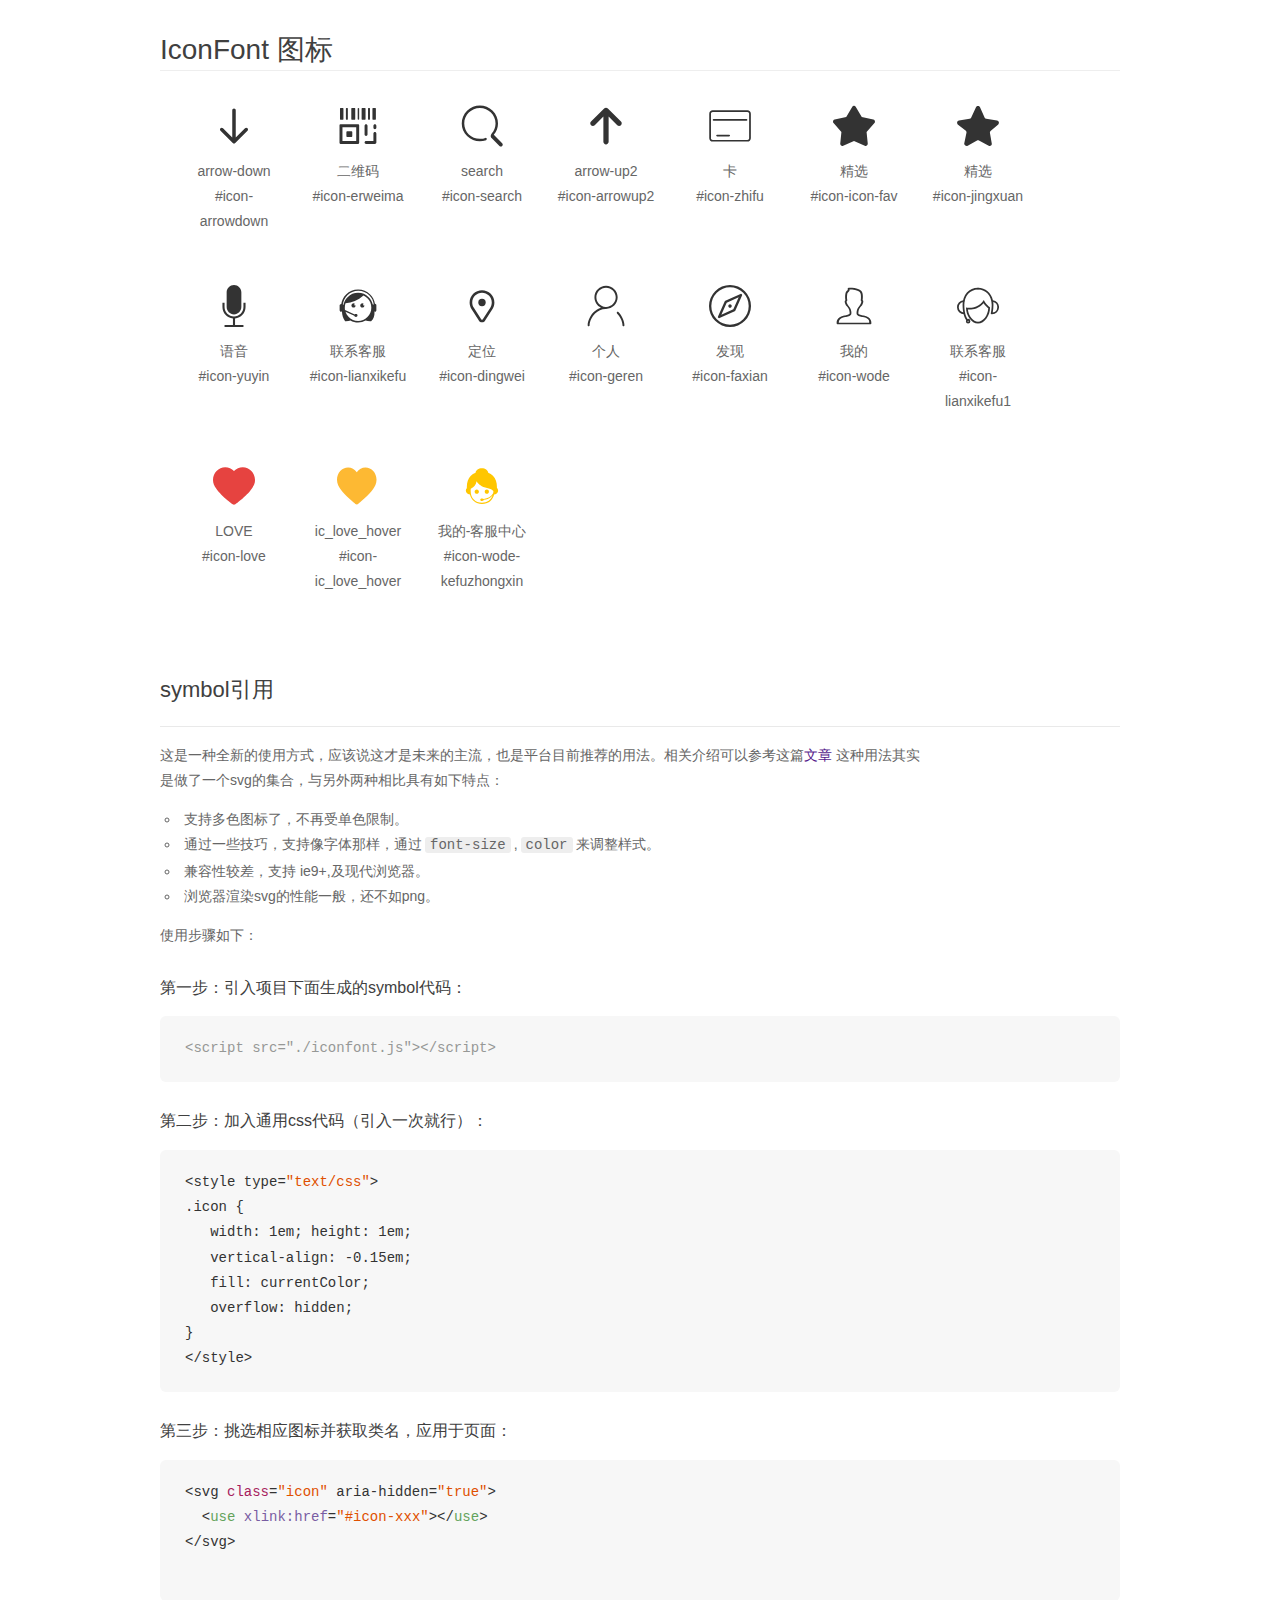
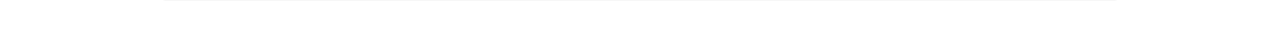
<file: font/demo_symbol.html>
<!DOCTYPE html>
<html>
<head>
    <meta charset="utf-8"/>
    <title>IconFont</title>
    <link rel="stylesheet" href="demo.css">
    <script src="iconfont.js"></script>

    <style type="text/css">
        .icon {
          /* 通过设置 font-size 来改变图标大小 */
          width: 1em; height: 1em;
          /* 图标和文字相邻时，垂直对齐 */
          vertical-align: -0.15em;
          /* 通过设置 color 来改变 SVG 的颜色/fill */
          fill: currentColor;
          /* path 和 stroke 溢出 viewBox 部分在 IE 下会显示
             normalize.css 中也包含这行 */
          overflow: hidden;
        }

    </style>
</head>
<body>
    <div class="main markdown">
        <h1>IconFont 图标</h1>
        <ul class="icon_lists clear">
            
                <li>
                    <svg class="icon" aria-hidden="true">
                        <use xlink:href="#icon-arrowdown"></use>
                    </svg>
                    <div class="name">arrow-down</div>
                    <div class="fontclass">#icon-arrowdown</div>
                </li>
            
                <li>
                    <svg class="icon" aria-hidden="true">
                        <use xlink:href="#icon-erweima"></use>
                    </svg>
                    <div class="name">二维码</div>
                    <div class="fontclass">#icon-erweima</div>
                </li>
            
                <li>
                    <svg class="icon" aria-hidden="true">
                        <use xlink:href="#icon-search"></use>
                    </svg>
                    <div class="name">search</div>
                    <div class="fontclass">#icon-search</div>
                </li>
            
                <li>
                    <svg class="icon" aria-hidden="true">
                        <use xlink:href="#icon-arrowup2"></use>
                    </svg>
                    <div class="name">arrow-up2</div>
                    <div class="fontclass">#icon-arrowup2</div>
                </li>
            
                <li>
                    <svg class="icon" aria-hidden="true">
                        <use xlink:href="#icon-zhifu"></use>
                    </svg>
                    <div class="name">卡</div>
                    <div class="fontclass">#icon-zhifu</div>
                </li>
            
                <li>
                    <svg class="icon" aria-hidden="true">
                        <use xlink:href="#icon-icon-fav"></use>
                    </svg>
                    <div class="name">精选</div>
                    <div class="fontclass">#icon-icon-fav</div>
                </li>
            
                <li>
                    <svg class="icon" aria-hidden="true">
                        <use xlink:href="#icon-jingxuan"></use>
                    </svg>
                    <div class="name">精选</div>
                    <div class="fontclass">#icon-jingxuan</div>
                </li>
            
                <li>
                    <svg class="icon" aria-hidden="true">
                        <use xlink:href="#icon-yuyin"></use>
                    </svg>
                    <div class="name">语音</div>
                    <div class="fontclass">#icon-yuyin</div>
                </li>
            
                <li>
                    <svg class="icon" aria-hidden="true">
                        <use xlink:href="#icon-lianxikefu"></use>
                    </svg>
                    <div class="name">联系客服</div>
                    <div class="fontclass">#icon-lianxikefu</div>
                </li>
            
                <li>
                    <svg class="icon" aria-hidden="true">
                        <use xlink:href="#icon-dingwei"></use>
                    </svg>
                    <div class="name">定位</div>
                    <div class="fontclass">#icon-dingwei</div>
                </li>
            
                <li>
                    <svg class="icon" aria-hidden="true">
                        <use xlink:href="#icon-geren"></use>
                    </svg>
                    <div class="name">个人</div>
                    <div class="fontclass">#icon-geren</div>
                </li>
            
                <li>
                    <svg class="icon" aria-hidden="true">
                        <use xlink:href="#icon-faxian"></use>
                    </svg>
                    <div class="name">发现</div>
                    <div class="fontclass">#icon-faxian</div>
                </li>
            
                <li>
                    <svg class="icon" aria-hidden="true">
                        <use xlink:href="#icon-wode"></use>
                    </svg>
                    <div class="name">我的</div>
                    <div class="fontclass">#icon-wode</div>
                </li>
            
                <li>
                    <svg class="icon" aria-hidden="true">
                        <use xlink:href="#icon-lianxikefu1"></use>
                    </svg>
                    <div class="name">联系客服</div>
                    <div class="fontclass">#icon-lianxikefu1</div>
                </li>
            
                <li>
                    <svg class="icon" aria-hidden="true">
                        <use xlink:href="#icon-love"></use>
                    </svg>
                    <div class="name">LOVE</div>
                    <div class="fontclass">#icon-love</div>
                </li>
            
                <li>
                    <svg class="icon" aria-hidden="true">
                        <use xlink:href="#icon-ic_love_hover"></use>
                    </svg>
                    <div class="name">ic_love_hover</div>
                    <div class="fontclass">#icon-ic_love_hover</div>
                </li>
            
                <li>
                    <svg class="icon" aria-hidden="true">
                        <use xlink:href="#icon-wode-kefuzhongxin"></use>
                    </svg>
                    <div class="name">我的-客服中心</div>
                    <div class="fontclass">#icon-wode-kefuzhongxin</div>
                </li>
            
        </ul>


        <h2 id="symbol-">symbol引用</h2>
        <hr>

        <p>这是一种全新的使用方式，应该说这才是未来的主流，也是平台目前推荐的用法。相关介绍可以参考这篇<a href="">文章</a>
        这种用法其实是做了一个svg的集合，与另外两种相比具有如下特点：</p>
        <ul>
          <li>支持多色图标了，不再受单色限制。</li>
          <li>通过一些技巧，支持像字体那样，通过<code>font-size</code>,<code>color</code>来调整样式。</li>
          <li>兼容性较差，支持 ie9+,及现代浏览器。</li>
          <li>浏览器渲染svg的性能一般，还不如png。</li>
        </ul>
        <p>使用步骤如下：</p>
        <h3 id="-symbol-">第一步：引入项目下面生成的symbol代码：</h3>
        <pre><code class="lang-js hljs javascript"><span class="hljs-comment">&lt;script src="./iconfont.js"&gt;&lt;/script&gt;</span></code></pre>
        <h3 id="-css-">第二步：加入通用css代码（引入一次就行）：</h3>
        <pre><code class="lang-js hljs javascript">&lt;style type=<span class="hljs-string">"text/css"</span>&gt;
.icon {
   width: <span class="hljs-number">1</span>em; height: <span class="hljs-number">1</span>em;
   vertical-align: <span class="hljs-number">-0.15</span>em;
   fill: currentColor;
   overflow: hidden;
}
&lt;<span class="hljs-regexp">/style&gt;</span></code></pre>
        <h3 id="-">第三步：挑选相应图标并获取类名，应用于页面：</h3>
        <pre><code class="lang-js hljs javascript">&lt;svg <span class="hljs-class"><span class="hljs-keyword">class</span></span>=<span class="hljs-string">"icon"</span> aria-hidden=<span class="hljs-string">"true"</span>&gt;<span class="xml"><span class="hljs-tag">
  &lt;<span class="hljs-name">use</span> <span class="hljs-attr">xlink:href</span>=<span class="hljs-string">"#icon-xxx"</span>&gt;</span><span class="hljs-tag">&lt;/<span class="hljs-name">use</span>&gt;</span>
</span>&lt;<span class="hljs-regexp">/svg&gt;
        </span></code></pre>
    </div>
</body>
</html>
</file>
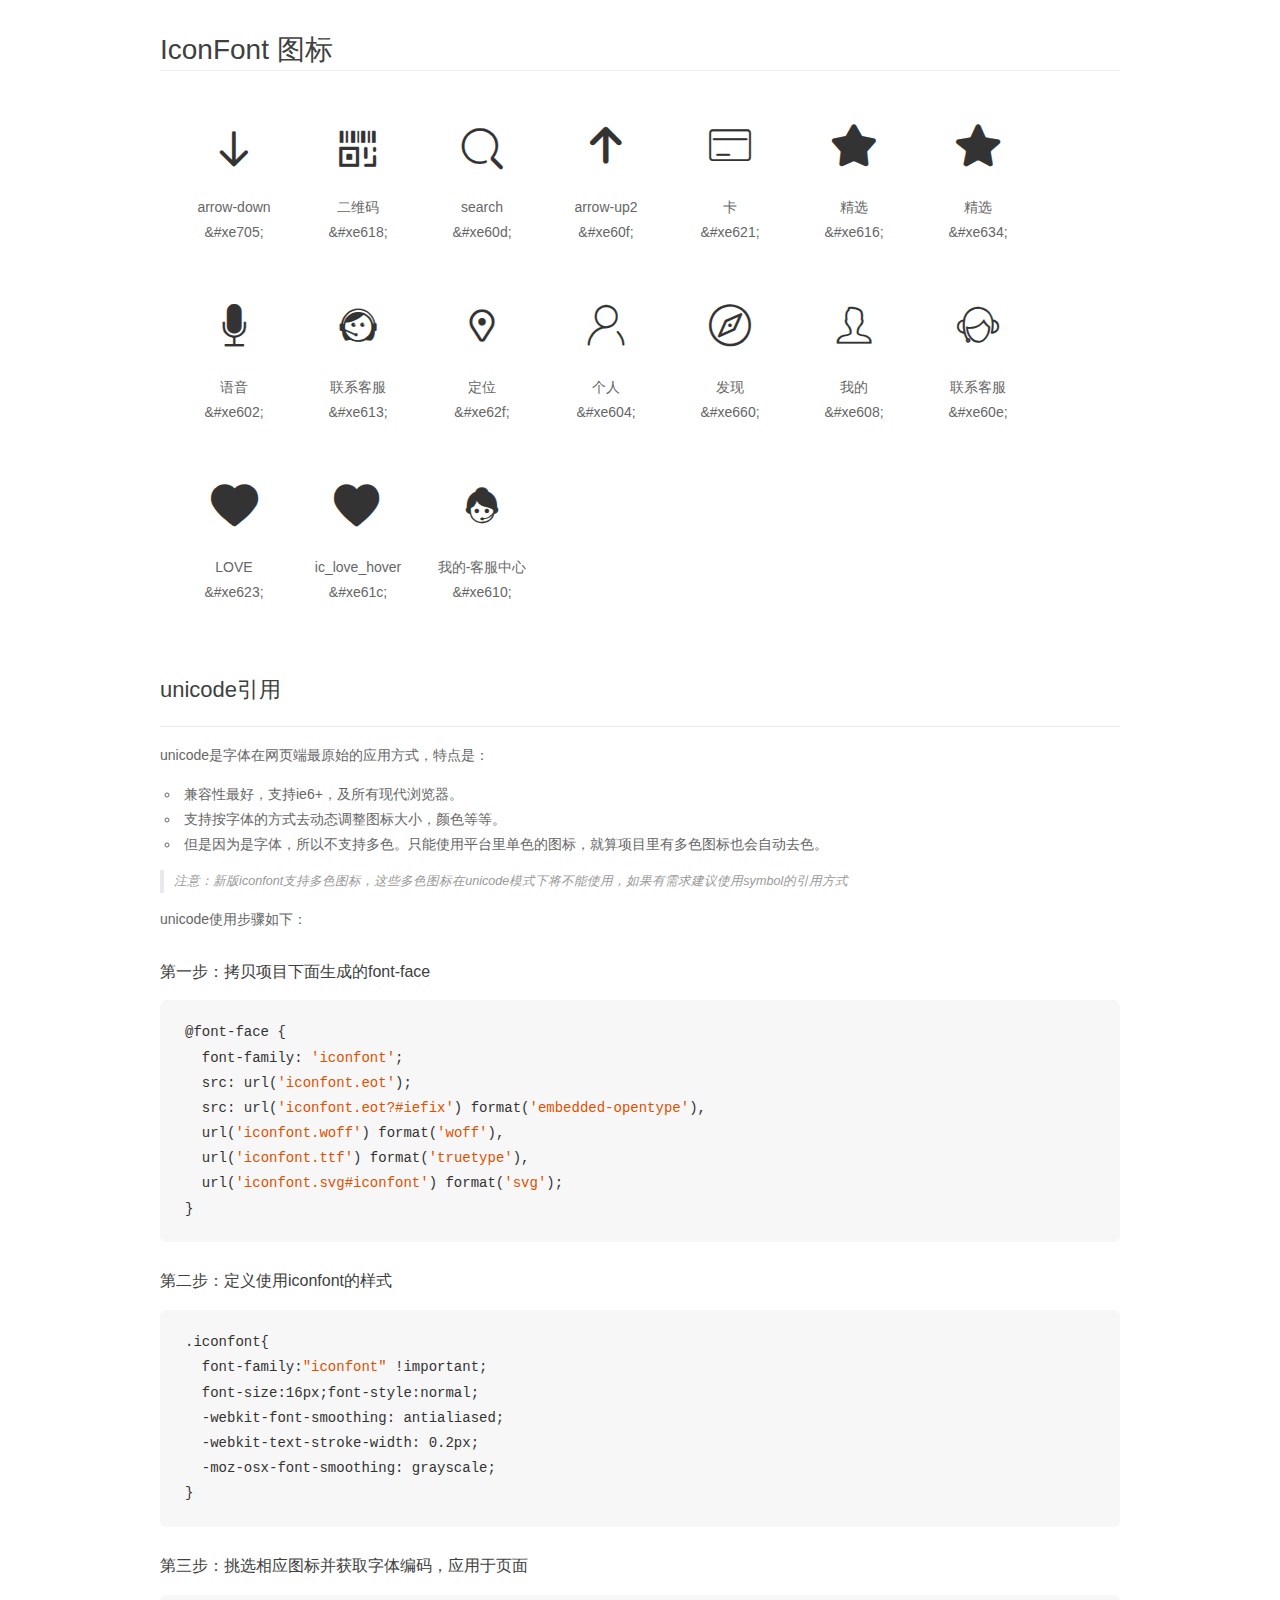
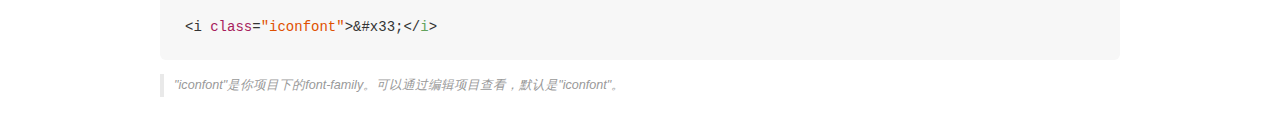
<file: font/demo_unicode.html>
<!DOCTYPE html>
<html>
<head>
    <meta charset="utf-8"/>
    <title>IconFont</title>
    <link rel="stylesheet" href="demo.css">

    <style type="text/css">

        @font-face {font-family: "iconfont";
          src: url('iconfont.eot'); /* IE9*/
          src: url('iconfont.eot#iefix') format('embedded-opentype'), /* IE6-IE8 */
          url('iconfont.woff') format('woff'), /* chrome, firefox */
          url('iconfont.ttf') format('truetype'), /* chrome, firefox, opera, Safari, Android, iOS 4.2+*/
          url('iconfont.svg#iconfont') format('svg'); /* iOS 4.1- */
        }

        .iconfont {
          font-family:"iconfont" !important;
          font-size:16px;
          font-style:normal;
          -webkit-font-smoothing: antialiased;
          -webkit-text-stroke-width: 0.2px;
          -moz-osx-font-smoothing: grayscale;
        }

    </style>
</head>
<body>
    <div class="main markdown">
        <h1>IconFont 图标</h1>
        <ul class="icon_lists clear">
            
                <li>
                <i class="icon iconfont">&#xe705;</i>
                    <div class="name">arrow-down</div>
                    <div class="code">&amp;#xe705;</div>
                </li>
            
                <li>
                <i class="icon iconfont">&#xe618;</i>
                    <div class="name">二维码</div>
                    <div class="code">&amp;#xe618;</div>
                </li>
            
                <li>
                <i class="icon iconfont">&#xe60d;</i>
                    <div class="name">search</div>
                    <div class="code">&amp;#xe60d;</div>
                </li>
            
                <li>
                <i class="icon iconfont">&#xe60f;</i>
                    <div class="name">arrow-up2</div>
                    <div class="code">&amp;#xe60f;</div>
                </li>
            
                <li>
                <i class="icon iconfont">&#xe621;</i>
                    <div class="name">卡</div>
                    <div class="code">&amp;#xe621;</div>
                </li>
            
                <li>
                <i class="icon iconfont">&#xe616;</i>
                    <div class="name">精选</div>
                    <div class="code">&amp;#xe616;</div>
                </li>
            
                <li>
                <i class="icon iconfont">&#xe634;</i>
                    <div class="name">精选</div>
                    <div class="code">&amp;#xe634;</div>
                </li>
            
                <li>
                <i class="icon iconfont">&#xe602;</i>
                    <div class="name">语音</div>
                    <div class="code">&amp;#xe602;</div>
                </li>
            
                <li>
                <i class="icon iconfont">&#xe613;</i>
                    <div class="name">联系客服</div>
                    <div class="code">&amp;#xe613;</div>
                </li>
            
                <li>
                <i class="icon iconfont">&#xe62f;</i>
                    <div class="name">定位</div>
                    <div class="code">&amp;#xe62f;</div>
                </li>
            
                <li>
                <i class="icon iconfont">&#xe604;</i>
                    <div class="name">个人</div>
                    <div class="code">&amp;#xe604;</div>
                </li>
            
                <li>
                <i class="icon iconfont">&#xe660;</i>
                    <div class="name">发现</div>
                    <div class="code">&amp;#xe660;</div>
                </li>
            
                <li>
                <i class="icon iconfont">&#xe608;</i>
                    <div class="name">我的</div>
                    <div class="code">&amp;#xe608;</div>
                </li>
            
                <li>
                <i class="icon iconfont">&#xe60e;</i>
                    <div class="name">联系客服</div>
                    <div class="code">&amp;#xe60e;</div>
                </li>
            
                <li>
                <i class="icon iconfont">&#xe623;</i>
                    <div class="name">LOVE</div>
                    <div class="code">&amp;#xe623;</div>
                </li>
            
                <li>
                <i class="icon iconfont">&#xe61c;</i>
                    <div class="name">ic_love_hover</div>
                    <div class="code">&amp;#xe61c;</div>
                </li>
            
                <li>
                <i class="icon iconfont">&#xe610;</i>
                    <div class="name">我的-客服中心</div>
                    <div class="code">&amp;#xe610;</div>
                </li>
            
        </ul>
        <h2 id="unicode-">unicode引用</h2>
        <hr>

        <p>unicode是字体在网页端最原始的应用方式，特点是：</p>
        <ul>
        <li>兼容性最好，支持ie6+，及所有现代浏览器。</li>
        <li>支持按字体的方式去动态调整图标大小，颜色等等。</li>
        <li>但是因为是字体，所以不支持多色。只能使用平台里单色的图标，就算项目里有多色图标也会自动去色。</li>
        </ul>
        <blockquote>
        <p>注意：新版iconfont支持多色图标，这些多色图标在unicode模式下将不能使用，如果有需求建议使用symbol的引用方式</p>
        </blockquote>
        <p>unicode使用步骤如下：</p>
        <h3 id="-font-face">第一步：拷贝项目下面生成的font-face</h3>
        <pre><code class="lang-js hljs javascript">@font-face {
  font-family: <span class="hljs-string">'iconfont'</span>;
  src: url(<span class="hljs-string">'iconfont.eot'</span>);
  src: url(<span class="hljs-string">'iconfont.eot?#iefix'</span>) format(<span class="hljs-string">'embedded-opentype'</span>),
  url(<span class="hljs-string">'iconfont.woff'</span>) format(<span class="hljs-string">'woff'</span>),
  url(<span class="hljs-string">'iconfont.ttf'</span>) format(<span class="hljs-string">'truetype'</span>),
  url(<span class="hljs-string">'iconfont.svg#iconfont'</span>) format(<span class="hljs-string">'svg'</span>);
}
</code></pre>
        <h3 id="-iconfont-">第二步：定义使用iconfont的样式</h3>
        <pre><code class="lang-js hljs javascript">.iconfont{
  font-family:<span class="hljs-string">"iconfont"</span> !important;
  font-size:<span class="hljs-number">16</span>px;font-style:normal;
  -webkit-font-smoothing: antialiased;
  -webkit-text-stroke-width: <span class="hljs-number">0.2</span>px;
  -moz-osx-font-smoothing: grayscale;
}
</code></pre>
        <h3 id="-">第三步：挑选相应图标并获取字体编码，应用于页面</h3>
        <pre><code class="lang-js hljs javascript">&lt;i <span class="hljs-class"><span class="hljs-keyword">class</span></span>=<span class="hljs-string">"iconfont"</span>&gt;&amp;#x33;<span class="xml"><span class="hljs-tag">&lt;/<span class="hljs-name">i</span>&gt;</span></span></code></pre>

        <blockquote>
        <p>"iconfont"是你项目下的font-family。可以通过编辑项目查看，默认是"iconfont"。</p>
        </blockquote>
    </div>


</body>
</html>
</file>
<file: css/public.css>
@charset "utf-8";
/* CSS Document */
body,ol,ul,h1,h2,h3,h4,h5,h6,p,th,td,dl,dd,form,fieldset,legend,input,textarea,select,td{margin:0;padding:0;}
body{font:12px  "宋体"; word-wrap:break-word;}
a,u,s,del{color:#666;text-decoration:none} 
fieldset ,a img,.bor0 {border:0;}
i,em,b{font-style:normal;font-weight:100;}
li{list-style:none}
img{vertical-align:middle;display:block;border:none;}
table{border-collapse:collapse;}/*细线边框*/


.ind2{text-indent:2em} 
/*溢出隐藏出现省略号*/
.over{white-space:nowrap;overflow:hidden;text-overflow:ellipsis;}

/*让图片垂直对齐方式*/
.valign{text-align:center;}
.valign:after{content:"";display:inline-block;width:0;height:100%;
vertical-align:middle;}/*给valign添加个子元素对齐图片*/
.valign img{vertical-align:middle;}

/*万能清除浮动法*/
.clear{zoom:1;}
.clear:after{content:"";clear:both;display:block;}
@font-face {
    font-family: 'iconfont';
    src: url('../font/iconfont.eot');
    src: url('../font/iconfont.eot?#iefix') format('embedded-opentype'),
    url('../font/iconfont.woff') format('woff'),
    url('../font/iconfont.ttf') format('truetype'),
    url('../font/iconfont.svg#iconfont') format('svg');
}

.iconfont{
    font-family:"iconfont" !important;
    font-size:16px;font-style:normal;
    -webkit-font-smoothing: antialiased;
    -webkit-text-stroke-width: 0.2px;
    -moz-osx-font-smoothing: grayscale;
}
</file>
<file: css/style.css>
/* CSS Document */
body, html {
  height: 100%; }

#header {
  position: absolute;width: 100%;
  height: 0.45rem;
  z-index: 2; }

header {
  z-index: 2;
  position: fixed;
  left: 0;
  top: 0;
  width: 100%;
  height: 0.45rem;
  display: flex;
  justify-content: space-between;
  background: transparent; }
  header .header_l {
    padding-left: 0.16rem;
    margin-top: 0.13rem; }
    header .header_l i.iconfont {
      font: 0.2rem/0.2rem "";
      color: #e54c4f;
      float: left; }
    header .header_l span {
      font: 0.11rem/0.2rem "";
      color: #818181;
      float: left; }
 header .header_l{position:relative;}	  
.country-list{width:0.4rem;height:2.6rem;position:absolute;top:0.25rem;left:0.16rem;z-index:1;display:none;padding:0 0.1rem;border:1px solid #000;border-radius:5px;background:#fff;}	  
.country-list li {height:0.2rem;color:#000;font: 0.11rem/0.2rem "";margin:0;text-align:center;}	  
	  
  header .header_c {
    width: 56.4%;
    box-sizing: border-box;
    height: 0.27rem;
    margin: 0.09rem 0;
    background: #e8e8eb;
    border-radius: 0.11rem;
    display: flex;
    justify-content: space-between; }
    header .header_c input {
      font: 0.12rem/0.27rem "";
      color: #c5c5c5;
      border: none;
      background: transparent; }
    header .header_c input::-webkit-input-placeholder {
      color: #c5c5c5; }
    header .header_c i.iconfont.search {
      font: 0.13rem/0.27rem "";
      color: #bfbfbf;
      padding-left: 0.06rem; }
    header .header_c i.iconfont.voice {
      font: 0.16rem/0.27rem "";
      color: #9f9f9f;
      padding-right: 0.11rem; }
  header .header_r {
    padding-right: 0.16rem;
    padding-top: 0.07rem;
    display: flex;
    justify-content: center; }
    header .header_r .box {
      margin-left: 0.09rem; }
      header .header_r .box i.iconfont {
        font-size: 0.2rem;
        color: #eb1212;
        display: block; }
      header .header_r .box span {
        font: 0.09rem/0.115rem "";
        color: #ff0000; }

header.active {
  background: #f5f5f5;
  border-bottom: 1px solid #b2b2b2;
  transition: background 0.5s; }

#banner {
  width: 100%;
  height: 1.685rem;
  overflow: hidden;
  box-sizing: border-box; }
  #banner .swiper-wrapper {
    width: 100%;
    height: 100%; }
    #banner .swiper-wrapper .swiper-slide {
      width: 100%;
      height: 100%; }
      #banner .swiper-wrapper .swiper-slide img {
        width: 100%;
        height: 100%; }

#headline {
  width: 100%;
  height: 0.42rem;
  display: flex;
  border-bottom: 1px solid #eaeaea; }
  #headline img {
    width: 0.74rem;
    height: 0.325rem;
    margin: 0.05rem 0;
    padding: 0 0.11rem;
    border-right: 1px solid #eaeaea; }
  #headline .headline_l {
    font: 0.125rem/0.325rem "";
    color: #202020;
    flex: 1;
    border-right: 1px solid #bdbdc2;
    border-top: 1px solid #bdbdc2;
    box-sizing: border-box;
    padding: 0.045rem 0; }
    #headline .headline_l span {
      font-size: 0.11rem;
      line-height: 0.22rem;
      color: #eb1212;
      border: 1px solid #eb1212;
      border-radius: 0.05rem;
      padding: 0 0.06rem;
      margin: 0 0.05rem;
      display: inline-block; }

h3.title {
  font: 0.12rem/0.22rem "";
  color: #363636;
  padding-left: 0.11rem;
  padding-top: 0.085rem; }

#hot_active {
  width: 100%; }
  #hot_active .hot_active {
    width: 3.515rem;
    height: 0.965rem;
    margin: 0 auto; }
  #hot_active .hot_active_t {
    display: flex;
    padding-left: 0.11rem;
    padding-right: 0.11rem;
    margin-top: 0.06rem; }
    #hot_active .hot_active_t a {
      margin-right: 0.03rem;
      display: block;
      width: 33%;
      border-radius: 0.02rem;
      border: 1px solid #ededed;
      height: 1.275rem;
      box-sizing: border-box; }
      #hot_active .hot_active_t a h3 {
        font: 0.14rem/0.21rem "";
        color: #202020;
        padding-top: 0.095rem;
        padding-left: 0.07rem; }
      #hot_active .hot_active_t a p {
        font: 0.105rem/0.18rem "";
        color: #585858;
        padding-left: 0.05rem;
        letter-spacing: -0.005rem; }
      #hot_active .hot_active_t a img {
        width: 1.01rem;
        height: 0.76rem;
        float: right; }
    #hot_active .hot_active_t a:last-child {
      margin-right: 0; }
  #hot_active .hot_active_c {
    display: flex;
    flex-wrap: wrap;
    justify-content: space-between;
    padding-left: 0.11rem;
    padding-right: 0.11rem;
    margin-top: 0.05rem; }
    #hot_active .hot_active_c li {
      margin-bottom: 0.05rem;
      width: 49%;
      display: flex;
      border-radius: 0.04rem;
      border: 1px solid #dcdcdc;
      background: #f2f2f2; }
      #hot_active .hot_active_c li img {
        width: 0.6rem;
        height: 0.6rem;
        padding: 0.075rem 0.08rem; }
      #hot_active .hot_active_c li .hot_active_c_r {
        padding-top: 0.17rem;
        color: #848484; }
        #hot_active .hot_active_c li .hot_active_c_r h3 {
          font: 0.15rem/0.23rem "";
          color: #1c1c1c; }
        #hot_active .hot_active_c li .hot_active_c_r span {
          font: 0.1rem/0.18rem "";
          color: #848484; }
        #hot_active .hot_active_c li .hot_active_c_r span.te {
          letter-spacing: -0.005rem; }
        #hot_active .hot_active_c li .hot_active_c_r span.red {
          color: #bb404c; }
      #hot_active .hot_active_c li .red {
        color: #bb404c; }

#common_tools {
  width: 100%; }
  #common_tools .common_tools {
    display: flex;
    justify-content: space-between;
    flex-wrap: wrap;
    padding-left: 0.11rem;
    padding-right: 0.12rem; }
    #common_tools .common_tools a {
      display: block;
      width: 24%;
      padding-top: 0.125rem;
      padding-bottom: 0.15rem;
      font: 0.12rem/0.12rem "";
      color: #343434;
      text-align: center;
      box-sizing: border-box;
      border-radius: 0.04rem;
      border: 1px solid #e8e8e8;
      margin-bottom: 0.05rem; }
      #common_tools .common_tools a img {
        width: 0.375rem;
        height: 0.35rem;
        margin: 0 auto;
        margin-bottom: 0.07rem; }

#local_discount .title {
  padding-top: 0; }
#local_discount .banner {
  width: 3.53rem;
  height: 0.98rem;
  margin: 0 auto; }
#local_discount .local_discount {
  margin: 0.05rem 0.11rem;
  display: flex;
  justify-content: space-between; }
  #local_discount .local_discount img {
    width: 1.155rem;
    height: 1.27rem; }

#flash_sale .banner {
  width: 3.53rem;
  height: 0.98rem;
  margin: 0 auto; }
#flash_sale .flash_sale {
  display: flex;
  justify-content: space-between;
  padding: 0 0.11rem;
  margin-bottom: 0.15rem;
  margin-top: 0.05rem; }
  #flash_sale .flash_sale a {
    display: block;
    flex: 0 0 33%;
    padding-top: 0.1rem;
    border: 1px solid #e0e1e1;
    border-radius: 0.05rem;
    box-sizing: border-box; }
    #flash_sale .flash_sale a h3 {
      font: 0.13rem/0.205rem "";
      color: #202223;
      padding-left: 0.07rem; }
    #flash_sale .flash_sale a span {
      font: 0.11rem/0.175rem "";
      color: #585858;
      padding-left: 0.07rem;
      letter-spacing: -0.009rem; }
    #flash_sale .flash_sale a img {
      width: 1.14rem;
      height: 0.705rem;
      padding-top: 0.08rem; }

.task_box .banner {
  width: 3.53rem;
  height: 0.98rem;
  margin: 0 auto; }
.task_box .task {
  display: flex;
  justify-content: space-between;
  padding: 0 0.11rem;
  margin-bottom: 0.15rem;
  margin-top: 0.05rem; }
  .task_box .task a {
    display: block;
    flex: 0 0 33%;
    padding-top: 0.1rem;
    border: 1px solid #e0e1e1;
    border-radius: 0.05rem;
    box-sizing: border-box; }
    .task_box .task a h3 {
      font: 0.13rem/0.205rem "";
      color: #202223;
      padding-left: 0.07rem; }
    .task_box .task a span {
      font: 0.11rem/0.175rem "";
      color: #585858;
      padding-left: 0.07rem;
      letter-spacing: -0.009rem; }
    .task_box .task a img {
      width: 1.14rem;
      height: 0.72rem;
      padding-top: 0.02rem;
      padding-bottom: 0.04rem; }

footer {
  z-index: 100;
  background: #fff;
  position: fixed;
  bottom: 0;
  left: 0;
  width: 100%;
  border-top: 1px solid #b2b1b1;
  display: flex; }
  footer a {
    color: #000;
    width: 20%;
    text-align: center;
    position: relative; }
    footer a i.iconfont {
      font: 0.22rem/0.22rem "";
      display: block;
      padding-top: 0.06rem;
      color: #666; }
    footer a img {
      width: 0.21rem;
      height: 0.21rem;
      margin: 0 auto;
      padding-top: 0.05rem;
      padding-bottom: 0.025rem; }
    footer a img.qr {
      width: 0.435rem;
      height: 0.435rem;
      position: absolute;
      top: -0.135rem;
      left: 20%;
      padding-top: 0;
      padding-bottom: 0; }
    footer a span {
      font: 0.1rem/0.205rem ""; }
    footer a span.te {
      padding-top: 0.345rem;
      display: block;
      font: 0.09rem/0.09rem ""; }
  footer a:hover {
    color: #eb1212; }
    footer a:hover i.iconfont {
      color: #eb3723; }
  footer a.act {
    color: #eb1212; }
    footer a.act i.iconfont {
      color: #eb3723; }

/*# sourceMappingURL=style.css.map */
</file>
<file: css/iscroll.css>
@charset "utf-8";
/* CSS Document */
#scrollerTop{
	background: url(../images/atp_default_img.png) no-repeat center 200%;background-size: 0.46rem 0.435rem;
	width: 100%;
	height: 0.348rem;
	position: fixed;
	top: 0;
}

#wrapper {
	//position: absolute;
	z-index: 1;
	top: 0;
	bottom: 48px;
	left: -9999px;
	width: 100%;
	overflow: auto;
}

/**
 *
 * Pull down styles
 *
 */
#pullDown, #pullUp {
	background:#fff;
	height:40px;
	line-height:40px;
	padding:5px 10px;
	border-bottom:1px solid #ccc;
	font-weight:bold;
	font-size:14px;
	color:#888;text-align: center;position:relative;
}
#pullUp .pullUpIcon{
position:absolute;left:17%;
}
#pullDown .pullDownIcon{
    position:absolute;left:17%;
}
#pullDown .pullDownIcon, #pullUp .pullUpIcon  {
	display:block; float:left;
	width:40px; height:40px;
	background:url(pull-icon@2x.png) 0 0 no-repeat;
	-webkit-background-size:40px 80px; background-size:40px 80px;
	-webkit-transition-property:-webkit-transform;
	-webkit-transition-duration:250ms;	
}
#pullDown .pullDownIcon {
	-webkit-transform:rotate(0deg) translateZ(0);
}
#pullUp .pullUpIcon  {
	-webkit-transform:rotate(-180deg) translateZ(0);
}

#pullDown.flip .pullDownIcon {
	-webkit-transform:rotate(-180deg) translateZ(0);
}

#pullUp.flip .pullUpIcon {
	-webkit-transform:rotate(0deg) translateZ(0);
}

#pullDown.loading .pullDownIcon, #pullUp.loading .pullUpIcon {
	background-position:0 100%;
	-webkit-transform:rotate(0deg) translateZ(0);
	-webkit-transition-duration:0ms;

	-webkit-animation-name:loading;
	-webkit-animation-duration:2s;
	-webkit-animation-iteration-count:infinite;
	-webkit-animation-timing-function:linear;
}

@-webkit-keyframes loading {
	from { -webkit-transform:rotate(0deg) translateZ(0); }
	to { -webkit-transform:rotate(360deg) translateZ(0); }
}
</file>
<file: css/card.css>
/* CSS Document */
body, html {
  height: 100%;
  background: #eee; }

header {
  position: fixed;
  left: 0;
  top: 0;
  width: 100%;
  height: 0.45rem;
  background: #f9f9f9;
  display: flex;
  justify-content: space-between;
  border-bottom: 1px solid #6e9dac; }
  header .header_l {
    padding-left: 0.16rem;
    padding-top: 0.07rem; }
  header .box {
    margin-left: 0.09rem; }
    header .box i.iconfont {
      font-size: 0.2rem;
      color: #eb1212;
      display: block; }
    header .box span {
      font: 0.09rem/0.115rem "";
      color: #ff0000; }
  header .header_c {
    font: 0.14rem/0.44rem "";
    color: #000; }
  header .header_r {
    padding-right: 0.16rem;
    padding-top: 0.07rem;
    display: flex;
    justify-content: center; }

#banner {
  padding-top: 0.45rem;
  width: 100%;
  height: 1.985rem; }
  #banner a {
    width: 100%;
    height: 100%; }
    #banner a img {
      width: 100%;
      height: 100%; }

#repay {
  background: #fff; }
  #repay .title {
    font: 0.11rem/0.4rem "";
    color: #b5b5b5;
    text-align: center;
    border-bottom: 1px solid #e5e5e5; }
  #repay .repay {
    width: 100%;
    display: flex;
    flex-flow: row wrap;
    margin-bottom: 0.15rem; }
    #repay .repay a {
      display: block;
      width: 25%;
      padding-top: 0.2rem;
      padding-bottom: 0.07rem;
      font: 0.12rem/0.33rem "";
      color: #464646;
      text-align: center;
      border-right: 1px solid #e5e5e5;
      border-bottom: 1px solid #e5e5e5;
      box-sizing: border-box; }
      #repay .repay a img {
        width: 0.37rem;
        height: 0.335rem;
        margin: 0 auto; }
    #repay .repay a:nth-child(4n) {
      border-right: none; }

.card {
  width: 100%; }
  .card .menu {
    background: #fff;
    margin: 0 0.1rem;
    margin-bottom: 0.12rem;
    display: flex;
    justify-content: space-between;
    border: 1px solid #d5d3d3;
    border-radius: 0.04rem; }
    .card .menu .menu_l {
      padding: 0.16rem 0 0.12rem 0.08rem; }
      .card .menu .menu_l .menu_l_t {
        padding-bottom: 0.045rem; }
        .card .menu .menu_l .menu_l_t img {
          width: 0.23rem;
          height: 0.2rem;
          display: inline-block; }
        .card .menu .menu_l .menu_l_t span {
          font: 0.14rem/0.24rem "";
          color: #2b2d3b; }
      .card .menu .menu_l h3 {
        font: 0.19rem/0.25rem "";
        color: #2c2c38; }
      .card .menu .menu_l p {
        font: 0.11rem/0.18rem "";
        color: #848486; }
    .card .menu .menu_r {
      padding: 0.34rem 0.04rem 0.13rem 0;
      position: relative;
      text-align: center; }
      .card .menu .menu_r div {
        padding-left: 0.05rem;
        width: 0.8rem;
        height: 0.17rem;
        position: absolute;
        right: 0;
        top: 0;
        font: 0.08rem/0.17rem "";
        color: #fff9e7;
        background-image: url(../images/card_bg.png);
        background-size: 100% 100%;
        letter-spacing: -0.015rem; }
      .card .menu .menu_r i {
        font: 0.24rem/0.31rem "";
        color: #fe5455;
        display: block; }
        .card .menu .menu_r i b {
          color: #353240; }
      .card .menu .menu_r u {
        font: 0.12rem/0.19rem "";
        color: #9a9a9e; }
  .card .te {
    margin-bottom: 0; }

#card_show {
  margin-bottom: 0.5rem; }
  #card_show .box .title {
    font: 0.11rem/0.4rem "";
    color: #b5b5b5;
    text-align: center; }
  #card_show .box .repay {
    width: 100%;
    display: flex;
    flex-flow: row wrap;
    margin-bottom: 0.1rem;
    background: #fff; }
    #card_show .box .repay a {
      display: block;
      width: 25%;
      padding-top: 0.2rem;
      padding-bottom: 0.07rem;
      font: 0.12rem/0.33rem "";
      color: #464646;
      text-align: center;
      border-right: 1px solid #e5e5e5;
      border-bottom: 1px solid #e5e5e5;
      box-sizing: border-box; }
      #card_show .box .repay a img {
        width: 0.35rem;
        height: 0.29rem;
        margin: 0 auto; }
    #card_show .box .repay a:nth-child(4n) {
      border-right: none; }
  #card_show .box .banner {
    width: 3.55rem;
    height: 0.97rem;
    margin: 0 auto; }

footer {
  z-index: 100;
  background: #fff;
  position: fixed;
  bottom: 0;
  left: 0;
  width: 100%;
  height: 0.5rem;
  box-sizing: border-box;
  border-top: 1px solid #b2b1b1;
  display: flex; }
  footer a {
    color: #000;
    width: 20%;
    text-align: center;
    position: relative; }
    footer a i.iconfont {
      font: 0.22rem/0.22rem "";
      display: block;
      padding-top: 0.06rem;
      color: #666; }
    footer a img {
      width: 0.21rem;
      height: 0.21rem;
      margin: 0 auto;
      padding-top: 0.05rem;
      padding-bottom: 0.025rem; }
    footer a img.qr {
      width: 0.435rem;
      height: 0.435rem;
      position: absolute;
      top: -0.135rem;
      left: 20%;
      padding-top: 0;
      padding-bottom: 0; }
    footer a span {
      font: 0.1rem/0.205rem ""; }
    footer a span.te {
      padding-top: 0.345rem;
      display: block;
      font: 0.09rem/0.09rem ""; }
  footer a:hover {
    color: #eb1212; }
    footer a:hover i.iconfont {
      color: #eb3723; }
  footer a.act {
    color: #eb1212; }
    footer a.act i.iconfont {
      color: #eb3723; }

/*# sourceMappingURL=card.css.map */
</file>
<file: css/discovery.css>
/* CSS Document */
body, html {
  height: 100%; }

header {
  z-index: 100;
  position: fixed;
  left: 0;
  top: 0;
  width: 100%;
  height: 0.45rem;
  display: flex;
  justify-content: space-between;
  background: #f5f5f5;
  border-bottom: 1px solid #b2b2b2; }
  header .header_l {
    padding-left: 0.16rem;
    margin-top: 0.13rem; }
    header .header_l i.iconfont {
      font: 0.2rem/0.2rem "";
      color: #e54c4f;
      float: left; }
    header .header_l span {
      font: 0.11rem/0.2rem "";
      color: #818181;
      float: left; }
  header .header_c {
    width: 56.4%;
    box-sizing: border-box;
    height: 0.27rem;
    margin: 0.09rem 0;
    background: #e8e8eb;
    border-radius: 0.11rem;
    display: flex;
    justify-content: space-between; }
    header .header_c input {
      font: 0.12rem/0.27rem "";
      color: #c5c5c5;
      border: none;
      background: transparent; }
    header .header_c input::-webkit-input-placeholder {
      color: #c5c5c5; }
    header .header_c i.iconfont.search {
      font: 0.13rem/0.27rem "";
      color: #bfbfbf;
      padding-left: 0.06rem; }
    header .header_c i.iconfont.voice {
      font: 0.16rem/0.27rem "";
      color: #9f9f9f;
      padding-right: 0.11rem; }
  header .header_r {
    padding-right: 0.16rem;
    padding-top: 0.07rem;
    display: flex;
    justify-content: center; }
    header .header_r .box {
      margin-left: 0.09rem; }
      header .header_r .box i.iconfont {
        font-size: 0.2rem;
        color: #eb1212;
        display: block; }
      header .header_r .box span {
        font: 0.09rem/0.115rem "";
        color: #ff0000; }

section {
  padding-top: 0.45rem; }
  section .box_nav {
    position: fixed;
    top: 0.45rem;
    width: 100%;
    z-index: 100;
    background: #fff; }
    section .box_nav #swiper-container2 {
      width: 100%; }
      section .box_nav #swiper-container2 .swiper-wrapper {
        width: 118% !important;
        display: flex;
        border-bottom: 1px solid #ddd; }
        section .box_nav #swiper-container2 .swiper-wrapper .swiper-slide {
          font: 0.15rem/0.4rem "";
          color: #202020;
          text-align: center; }
        section .box_nav #swiper-container2 .swiper-wrapper .left {
          margin-left: 0.15rem; }
        section .box_nav #swiper-container2 .swiper-wrapper .right {
          margin-right: 0.15rem; }
        section .box_nav #swiper-container2 .swiper-wrapper .active-nav {
          color: #eb1b1b;
          border-bottom: 0.015rem solid #eb1212; }
  section #swiper-container3 .blue-slide {
    background: #eee;
    padding-top: 0.45rem; }
    section #swiper-container3 .blue-slide .recommend_t {
      flex: 1;
      padding-top: 0.11rem;
      margin-bottom: 0.1rem;
      background: #fff; }
      section #swiper-container3 .blue-slide .recommend_t .recommend_t_tit {
        width: 100%;
        display: flex;
        justify-content: space-between; }
        section #swiper-container3 .blue-slide .recommend_t .recommend_t_tit img {
          width: 0.44rem;
          height: 0.44rem;
          padding: 0 0.085rem 0 0.15rem;
          display: inline-block; }
        section #swiper-container3 .blue-slide .recommend_t .recommend_t_tit h3 {
          font: 0.16rem/0.2rem "";
          color: #202020;
          padding-top: 0.04rem;
          padding-right: 0.15rem; }
      section #swiper-container3 .blue-slide .recommend_t p {
        font: 0.12rem/0.35rem "";
        color: #9f9f9f;
        margin-left: 0.15rem; }
    section #swiper-container3 .blue-slide .recommend_b {
      background: #fff; }
      section #swiper-container3 .blue-slide .recommend_b .recommend {
        margin: 0 0.15rem;
        border-bottom: 1px solid #e7e7e7; }
        section #swiper-container3 .blue-slide .recommend_b .recommend h3 {
          font: 0.18rem/0.24rem "";
          color: #202020;
          padding-top: 0.09rem; }
        section #swiper-container3 .blue-slide .recommend_b .recommend img {
          height: 1.94rem;
          margin: 0 auto;
          margin-bottom: 0.015rem;
          margin-top: 0.08rem; }
        section #swiper-container3 .blue-slide .recommend_b .recommend i {
          font: 0.09rem/0.13rem "";
          color: #ff5757;
          border: 1px solid #ff5757;
          padding: 0 0.06rem;
          border-radius: 0.015rem;
          margin-right: 0.06rem; }
        section #swiper-container3 .blue-slide .recommend_b .recommend span {
          font: 0.12rem/0.3rem "";
          color: #9f9f9f; }
      section #swiper-container3 .blue-slide .recommend_b .last {
        margin-bottom: 0.5rem; }
      section #swiper-container3 .blue-slide .recommend_b .menu {
        padding-top: 0.15rem;
        margin: 0 0.15rem;
        display: flex;
        justify-content: space-between;
        border-bottom: 1px solid #e7e7e7; }
        section #swiper-container3 .blue-slide .recommend_b .menu .menu_l h3 {
          font: 0.18rem/0.23rem "";
          color: #202020; }
        section #swiper-container3 .blue-slide .recommend_b .menu .menu_l span {
          font: 0.12rem/0.3rem "";
          color: #9f9f9f; }
        section #swiper-container3 .blue-slide .recommend_b .menu .menu_r {
          padding-bottom: 0.135rem; }
          section #swiper-container3 .blue-slide .recommend_b .menu .menu_r img {
            width: 1.125rem;
            height: 0.75rem; }
  section #swiper-container3 .red-slide {
    padding-top: 0.45rem; }
    section #swiper-container3 .red-slide .more {
      display: block;
      width: 100%;
      text-align: center;
      font: 0.14rem/0.4rem "";
      color: #eb1212;
      border-bottom: 1px solid #e5e5e5; }
    section #swiper-container3 .red-slide .menu {
      width: 100%;
      height: 0.7rem;
      display: flex;
      justify-content: space-between; }
      section #swiper-container3 .red-slide .menu .menu_l {
        margin-left: 0.15rem;
        border-bottom: 1px solid #e4e4e4; }
        section #swiper-container3 .red-slide .menu .menu_l img {
          width: 0.615rem;
          height: 0.58rem;
          padding-top: 0.02rem; }
      section #swiper-container3 .red-slide .menu .menu_r {
        flex: 1;
        padding: 0.12rem 0.15rem 0.125rem 0.02rem;
        border-bottom: 1px solid #e4e4e4; }
        section #swiper-container3 .red-slide .menu .menu_r .menu_tit {
          width: 100%;
          display: flex;
          line-height: 0.3rem;
          justify-content: space-between; }
          section #swiper-container3 .red-slide .menu .menu_r .menu_tit h3 {
            font: 0.16rem/0.24rem "";
            color: #333; }
          section #swiper-container3 .red-slide .menu .menu_r .menu_tit span {
            font: 0.09rem/0.22rem "";
            color: #999; }
        section #swiper-container3 .red-slide .menu .menu_r p {
          color: #b3b3b3;
          font: 0.13rem/0.21rem ""; }
    section #swiper-container3 .red-slide .te {
      background: #f8f8f8; }
  section #swiper-container3 .orange-slide {
    background: #eee;
    padding-top: 0.45rem; }
    section #swiper-container3 .orange-slide #banner {
      width: 100%;
      height: 2.11rem;
      overflow: hidden;
      padding-top: 0; }
      section #swiper-container3 .orange-slide #banner #swiper-container {
        width: 100%;
        overflow: hidden; }
        section #swiper-container3 .orange-slide #banner #swiper-container img {
          width: 100%; }
    section #swiper-container3 .orange-slide .banner_nav {
      background: #fff;
      display: flex;
      justify-content: space-between;
      align-items: center;
      text-align: center;
      margin-bottom: 0.08rem; }
      section #swiper-container3 .orange-slide .banner_nav li {
        font: 0.14rem/0.33rem "";
        color: #262626;
        flex: 1;
        padding-bottom: 0.025rem;
        border-bottom: 1px solid #e7e7e7; }
        section #swiper-container3 .orange-slide .banner_nav li img {
          width: 0.33rem;
          height: 0.32rem;
          margin: 0 auto;
          margin-top: 0.17rem; }
    section #swiper-container3 .orange-slide .box {
      width: 100%;
      background: #fff; }
      section #swiper-container3 .orange-slide .box .life_recommend {
        margin: 0 0.15rem;
        border-bottom: 1px solid #e7e7e7; }
        section #swiper-container3 .orange-slide .box .life_recommend h3 {
          font: 0.18rem/0.24rem "";
          color: #202020;
          padding-top: 0.09rem; }
        section #swiper-container3 .orange-slide .box .life_recommend img {
          width: 3.45rem;
          height: 1.94rem;
          margin: 0 auto;
          margin-bottom: 0.015rem;
          margin-top: 0.08rem; }
        section #swiper-container3 .orange-slide .box .life_recommend i {
          font: 0.09rem/0.13rem "";
          color: #ff5757;
          border: 1px solid #ff5757;
          padding: 0 0.06rem;
          border-radius: 0.015rem;
          margin-right: 0.06rem; }
        section #swiper-container3 .orange-slide .box .life_recommend span {
          font: 0.12rem/0.3rem "";
          color: #9f9f9f; }
      section #swiper-container3 .orange-slide .box .te {
        margin-bottom: 0.5rem; }
  section #swiper-container3 .gray-slide {
    background: #eee;
    padding-top: 0.45rem; }
    section #swiper-container3 .gray-slide #goods_banner {
      width: 100%;
      height: 2.11rem;
      overflow: hidden;
      padding-top: 0; }
      section #swiper-container3 .gray-slide #goods_banner #swiper-container1 {
        width: 100%;
        overflow: hidden; }
        section #swiper-container3 .gray-slide #goods_banner #swiper-container1 img {
          width: 100%; }
    section #swiper-container3 .gray-slide .banner_nav {
      background: #fff;
      display: flex;
      justify-content: space-between;
      align-items: center;
      text-align: center;
      margin-bottom: 0.08rem; }
      section #swiper-container3 .gray-slide .banner_nav li {
        font: 0.14rem/0.33rem "";
        color: #262626;
        flex: 1;
        padding-bottom: 0.025rem;
        border-bottom: 1px solid #e7e7e7; }
        section #swiper-container3 .gray-slide .banner_nav li img {
          width: 0.33rem;
          height: 0.32rem;
          margin: 0 auto;
          margin-top: 0.17rem; }
    section #swiper-container3 .gray-slide .box {
      width: 100%;
      background: #fff; }
      section #swiper-container3 .gray-slide .box .life_recommend {
        margin: 0 0.15rem;
        border-bottom: 1px solid #e7e7e7; }
        section #swiper-container3 .gray-slide .box .life_recommend h3 {
          font: 0.18rem/0.24rem "";
          color: #202020;
          padding-top: 0.09rem; }
        section #swiper-container3 .gray-slide .box .life_recommend img {
          width: 3.45rem;
          height: 1.94rem;
          margin: 0 auto;
          margin-bottom: 0.015rem;
          margin-top: 0.08rem; }
        section #swiper-container3 .gray-slide .box .life_recommend i {
          font: 0.09rem/0.13rem "";
          color: #ff5757;
          border: 1px solid #ff5757;
          padding: 0 0.06rem;
          border-radius: 0.015rem;
          margin-right: 0.06rem; }
        section #swiper-container3 .gray-slide .box .life_recommend span {
          font: 0.12rem/0.3rem "";
          color: #9f9f9f; }
      section #swiper-container3 .gray-slide .box .menu {
        padding-top: 0.15rem;
        margin: 0 0.15rem;
        display: flex;
        justify-content: space-between;
        border-bottom: 1px solid #e7e7e7; }
        section #swiper-container3 .gray-slide .box .menu .menu_l h3 {
          font: 0.18rem/0.23rem "";
          color: #202020; }
        section #swiper-container3 .gray-slide .box .menu .menu_l span {
          font: 0.12rem/0.3rem "";
          color: #9f9f9f; }
        section #swiper-container3 .gray-slide .box .menu .menu_r {
          padding-bottom: 0.135rem; }
          section #swiper-container3 .gray-slide .box .menu .menu_r img {
            width: 1.125rem;
            height: 0.75rem; }
      section #swiper-container3 .gray-slide .box .te {
        margin-bottom: 0.5rem; }
  section #swiper-container3 .yellow-slide {
    padding-top: 0.45rem; }
    section #swiper-container3 .yellow-slide .know_about {
      margin: 0 0.15rem;
      border-bottom: 1px solid #ddd; }
      section #swiper-container3 .yellow-slide .know_about h3 {
        font: 0.18rem/0.44rem "";
        color: #202020; }
      section #swiper-container3 .yellow-slide .know_about img {
        width: 3.45rem;
        height: 1.94rem;
        margin: 0 auto; }
      section #swiper-container3 .yellow-slide .know_about i {
        font: 0.09rem/0.13rem "";
        color: #ff5757;
        border: 1px solid #ff5757;
        padding: 0 0.06rem;
        border-radius: 0.015rem;
        margin-right: 0.06rem; }
      section #swiper-container3 .yellow-slide .know_about span {
        font: 0.12rem/0.32rem "";
        color: #a1a1a1; }
  section #swiper-container3 .green-slide {
    padding-top: 0.45rem; }
    section #swiper-container3 .green-slide .live_broadcast {
      margin: 0 0.15rem;
      border-bottom: 1px solid #ddd; }
      section #swiper-container3 .green-slide .live_broadcast h3 {
        font: 0.18rem/0.44rem "";
        color: #202020; }
      section #swiper-container3 .green-slide .live_broadcast img {
        height: 1.94rem;
        margin: 0 auto; }
      section #swiper-container3 .green-slide .live_broadcast .box {
        width: 3.45rem;
        height: 1.94rem;
        margin: 0 auto;
        position: relative; }
        section #swiper-container3 .green-slide .live_broadcast .box .pause {
          width: 0.49rem;
          height: 0.49rem;
          position: absolute;
          left: 43%;
          top: 37%; }
      section #swiper-container3 .green-slide .live_broadcast i {
        font: 0.09rem/0.13rem "";
        color: #ff5757;
        border: 1px solid #ff5757;
        padding: 0 0.06rem;
        border-radius: 0.015rem;
        margin-right: 0.06rem; }
      section #swiper-container3 .green-slide .live_broadcast span {
        font: 0.12rem/0.32rem "";
        color: #a1a1a1; }

footer {
  z-index: 100;
  background: #fff;
  position: fixed;
  bottom: 0;
  left: 0;
  width: 100%;
  height: 0.5rem;
  box-sizing: border-box;
  border-top: 1px solid #b2b1b1;
  display: flex; }
  footer a {
    color: #000;
    width: 20%;
    text-align: center;
    position: relative; }
    footer a i.iconfont {
      font: 0.22rem/0.22rem "";
      display: block;
      padding-top: 0.06rem;
      color: #666; }
    footer a img {
      width: 0.21rem;
      height: 0.21rem;
      margin: 0 auto;
      padding-top: 0.05rem;
      padding-bottom: 0.025rem; }
    footer a img.qr {
      width: 0.435rem;
      height: 0.435rem;
      position: absolute;
      top: -0.135rem;
      left: 20%;
      padding-top: 0;
      padding-bottom: 0; }
    footer a span {
      font: 0.1rem/0.205rem ""; }
    footer a span.te {
      padding-top: 0.345rem;
      display: block;
      font: 0.09rem/0.09rem ""; }
  footer a:hover {
    color: #eb1212; }
    footer a:hover i.iconfont {
      color: #eb3723; }
  footer a.act {
    color: #eb1212; }
    footer a.act i.iconfont {
      color: #eb3723; }

/*# sourceMappingURL=discovery.css.map */
</file>
<file: css/login.css>
/* CSS Document */
body, html {
  height: 100%;
  background: #eee; }

header {
  position: fixed;
  left: 0;
  top: 0;
  width: 100%;
  height: 0.43rem;
  font: 0.15rem/0.43rem "";
  color: #eb1212;
  background: #fff;
  display: flex;
  justify-content: space-between;
  border-bottom: 1px solid #b2b2b2; }
  header .header_l {
    padding-left: 0.16rem;
    font-size: 0.3rem; }
    header .header_l a {
      color: #eb1212; }
  header .header_c {
    color: #202020; }
  header .header_r {
    padding-right: 0.16rem; }

#log {
  padding-top: 0.43rem; }
  #log .top {
    background: #fff;
    display: flex;
    justify-content: space-between;
    font: 0.12rem/0.43rem "";
    color: #202020;
    margin-top: 0.2rem;
    border-top: 0.01rem solid #e5e5e5;
    border-bottom: 0.01rem solid #e5e5e5; }
    #log .top b {
      color: #5f606d;
      padding-left: 0.15rem;
      padding-right: 0.38rem; }
    #log .top input {
      border: none; }
    #log .top input::-webkit-input-placeholder {
      color: #c7c7cd; }
  #log .change {
    display: flex;
    justify-content: space-between;
    padding: 0 0.15rem; }
    #log .change a {
      font: 0.12rem/0.37rem "";
      color: #9f9f9f; }
  #log .nav {
    text-align: center;
    margin-top: 0.25rem; }
    #log .nav .title {
      font: 0.15rem/0.35rem "";
      color: #fff;
      background: #a6daef;
      border-radius: 0.16rem;
      display: block;
      margin: 0 0.27rem; }

footer {
  position: fixed;
  bottom: 0;
  left: 0;
  width: 100%;
  box-sizing: border-box; }
  footer .head {
    display: flex;
    justify-content: space-between;
    width: 100%;
    background: #f8f8f8;
    font: 0.12rem/0.35rem "";
    color: #6d6d79; }
    footer .head .hide {
      color: #0aaef3;
      padding-right: 0.15rem; }
  footer table {
    background-color: #fff;
    text-align: center;
    width: 100%; }
    footer table tr {
      width: 100%;
      display: flex; }
      footer table tr td {
        width: 100%;
        border-top: 1px solid #eee;
        border-right: 1px solid #eee; }
        footer table tr td input {
          width: 100%;
          height: 0.59rem;
          border: none;
          font: 0.23rem/0.59rem "";
          color: #5f606d;
          background: #fff; }
        footer table tr td #close {
          background-image: url(../images/close.png);
          background-position: center center;
          background-size: 0.24rem 0.165rem;
          background-repeat: no-repeat; }
        footer table tr td .te {
          background-color: #f6f6f6; }
  footer a {
    color: #000;
    width: 20%;
    text-align: center;
    position: relative; }
    footer a i.iconfont {
      font: 0.22rem/0.22rem "";
      display: block;
      padding-top: 0.06rem;
      color: #666; }
    footer a img {
      width: 0.21rem;
      height: 0.21rem;
      margin: 0 auto;
      padding-top: 0.05rem;
      padding-bottom: 0.025rem; }
    footer a img.qr {
      width: 0.435rem;
      height: 0.435rem;
      position: absolute;
      top: -0.135rem;
      left: 20%;
      padding-top: 0;
      padding-bottom: 0; }
    footer a span {
      font: 0.1rem/0.205rem ""; }
    footer a span.te {
      padding-top: 0.345rem;
      display: block;
      font: 0.09rem/0.09rem ""; }
  footer a:hover {
    color: #eb1212; }
    footer a:hover i.iconfont {
      color: #eb3723; }
  footer a.act {
    color: #eb1212; }
    footer a.act i.iconfont {
      color: #eb3723; }

/*# sourceMappingURL=login.css.map */
</file>
<file: css/mine.css>
/* CSS Document */
body, html {
  height: 100%;
  background: #eee; }

header {
  position: fixed;
  left: 0;
  top: 0;
  width: 100%;
  height: 0.45rem;
  background: #00abf3;
  display: flex;
  justify-content: space-between; }
  header .header_l {
    padding-left: 0.16rem;
    padding-top: 0.07rem; }
  header .box {
    margin-left: 0.09rem; }
    header .box i.iconfont {
      font-size: 0.2rem;
      color: #fff;
      display: block; }
    header .box span {
      font: 0.09rem/0.115rem "";
      color: #fff; }
  header .header_r {
    padding-right: 0.16rem;
    padding-top: 0.07rem;
    display: flex;
    justify-content: center; }

#regist {
  padding-top: 0.45rem;
  background: #00abf3;
  text-align: center; }
  #regist a.reg {
    display: flex;
    justify-content: center;
    position: relative;
    height: 0.39rem; }
    #regist a.reg img {
      width: 0.75rem;
      height: 0.75rem;
      position: absolute;
      top: -0.36rem; }
  #regist .login {
    font: 0.13rem/0.25rem "";
    color: #fff;
    padding-bottom: 0.25rem; }
    #regist .login a {
      color: #fff; }

#info {
  background: #00abf3;
  display: flex; }
  #info a {
    width: 33%;
    font: 0.12rem/0.16rem "";
    padding-left: 0.1rem;
    color: #b3e6fb;
    border-right: 1px solid #b3e6fb; }
    #info a b {
      color: #fff; }
  #info a:last-child {
    border-right: none; }

.profit {
  background: #00abf3;
  font: 0.09rem/0.1rem "";
  color: #7bd4f9;
  text-align: right;
  padding-bottom: 0.04rem;
  padding-right: 0.45rem;
  border-bottom: 1px solid #e5e5e5; }

#mine {
  background: #fff;
  width: 100%;
  display: flex;
  flex-flow: row wrap;
  margin-bottom: 0.18rem;
  overflow: hidden; }
  #mine a {
    display: block;
    width: 33.3%;
    padding-top: 0.26rem;
    padding-bottom: 0.09rem;
    font: 0.10rem/0.10rem "";
    color: #c9c8cc;
    text-align: center;
    border-right: 1px solid #e5e5e5;
    border-bottom: 1px solid #e5e5e5;
    box-sizing: border-box; }
    #mine a img {
      width: 0.45rem;
      height: 0.41rem;
      margin: 0 auto; }
    #mine a h3 {
      font: 0.12rem/0.25rem "";
      color: #3b3b3b; }
  #mine a:nth-child(3n) {
    border-right: none; }

#recommend {
  margin-bottom: 0.85rem; }
  #recommend .title {
    font: 0.1rem/0.22rem "";
    color: #282828;
    padding-left: 0.15rem; }
  #recommend img {
    width: 3.55rem;
    height: 0.93rem;
    margin: 0 auto;
    margin-bottom: 0.03rem; }

footer {
  z-index: 100;
  background: #fff;
  position: fixed;
  bottom: 0;
  left: 0;
  width: 100%;
  height: 0.5rem;
  box-sizing: border-box;
  border-top: 1px solid #b2b1b1;
  display: flex; }
  footer a {
    color: #000;
    width: 20%;
    text-align: center;
    position: relative; }
    footer a i.iconfont {
      font: 0.22rem/0.22rem "";
      display: block;
      padding-top: 0.06rem;
      color: #666; }
    footer a img {
      width: 0.21rem;
      height: 0.21rem;
      margin: 0 auto;
      padding-top: 0.05rem;
      padding-bottom: 0.025rem; }
    footer a img.qr {
      width: 0.435rem;
      height: 0.435rem;
      position: absolute;
      top: -0.135rem;
      left: 20%;
      padding-top: 0;
      padding-bottom: 0; }
    footer a span {
      font: 0.1rem/0.205rem ""; }
    footer a span.te {
      padding-top: 0.345rem;
      display: block;
      font: 0.09rem/0.09rem ""; }
  footer a:hover {
    color: #eb1212; }
    footer a:hover i.iconfont {
      color: #eb3723; }
  footer a.act {
    color: #eb1212; }
    footer a.act i.iconfont {
      color: #eb3723; }

/*# sourceMappingURL=mine.css.map */
</file>
<file: css/scan.css>
/* CSS Document */
body, html {
  height: 100%;
  background: #0099da; }

header {
  width: 100%;
  height: 0.45rem;
  font: 0.17rem/0.43rem "";
  color: #fff;
  display: flex;
  justify-content: space-between; }
  header a {
    color: #fff; }
  header span:first-child {
    padding-left: 0.2rem; }

nav {
  text-align: center;
  margin-top: 0.025rem;
  padding-bottom: 0.055rem; }
  nav .title {
    font: 0.1rem/0.24rem "";
    color: #e6f5fb;
    background: #008cd5;
    border-radius: 0.1rem;
    display: inline-block;
    padding: 0 0.15rem; }

#main {
  margin: 0 0.23rem;
  background: #fff;
  border: 1px solid #bbe4f5;
  border-radius: 0.06rem;
  box-shadow: 1px 1px 0.045rem #0082b9; }
  #main .main {
    width: 1.195rem;
    height: 1.195rem;
    margin: 0 auto;
    padding: 1.09rem 0 0.19rem 0; }
  #main .caution {
    font: 0.14rem/0.14rem "";
    color: #202020;
    display: flex;
    justify-content: center;
    padding-bottom: 0.54rem; }
    #main .caution img {
      width: 0.14rem;
      height: 0.14rem;
      display: inline-block;
      padding-left: 0.1rem; }
  #main .accept {
    font: 0.12rem/0.49rem "";
    color: #5f606d;
    display: flex;
    justify-content: center; }
    #main .accept i.checked img.quanxuan {
      width: 0.12rem;
      height: 0.12rem;
      display: inline-block;
      padding-right: 0.15rem; }
    #main .accept b {
      color: #00abf3; }
  #main .nav {
    text-align: center;
    margin-top: 0.025rem;
    padding-bottom: 0.055rem;
    margin-bottom: 0.22rem; }
    #main .nav .title {
      font: 0.15rem/0.35rem "";
      color: #fff;
      background: #00abf3;
      border-radius: 0.16rem;
      display: block;
      padding: 0 0.15rem;
      margin: 0 0.39rem; }

footer {
  position: fixed;
  bottom: 0;
  left: 0;
  width: 100%;
  box-sizing: border-box;
  display: flex; }
  footer a {
    color: #66c2e9;
    width: 50%;
    text-align: center;
    position: relative; }
    footer a img {
      width: 0.3rem;
      height: 0.3rem;
      margin: 0 auto; }
    footer a span {
      font: 0.13rem/0.26rem "";
      padding-bottom: 0.13rem;
      display: inline-block; }
  footer a.act {
    color: #ccebf8; }

/*# sourceMappingURL=scan.css.map */
</file>
<file: css/search.css>
/* CSS Document */
body, html {
  height: 100%;
  background: #e5e5e5; }

header {
  width: 100%;
  height: 0.45rem;
  display: flex;
  justify-content: space-between;
  background: #25b6f3; }
  header .header_l {
    width: 76%;
    box-sizing: border-box;
    height: 0.27rem;
    margin: 0.09rem 0;
    margin-left: 0.19rem;
    background: #fff;
    border-radius: 0.11rem;
    display: flex;
    justify-content: space-between; }
    header .header_l input {
      font: 0.14rem/0.27rem "";
      color: #c5c5c5;
      border: none;
      background: transparent;
      width: 80%; }
    header .header_l input::-webkit-input-placeholder {
      color: #c7c7cd; }
    header .header_l i.iconfont.search {
      font: 0.13rem/0.27rem "";
      color: #bfbfbf;
      padding-left: 0.06rem; }
    header .header_l i.iconfont.voice {
      font: 0.16rem/0.27rem "";
      color: #9f9f9f;
      padding-right: 0.11rem; }
  header .header_r {
    padding-right: 0.16rem;
    font: 0.15rem/0.27rem "";
    color: #fff;
    margin: 0.09rem 0; }

h3.title {
  font: 0.12rem/0.3rem "";
  color: #5f606d;
  padding-left: 0.15rem;
  padding-top: 0.06rem; }

.search {
  margin: 0 0.15rem;
  display: flex;
  flex-flow: row wrap;
  background: white; }
  .search a {
    display: block;
    width: 24.7%;
    text-align: center;
    font: 0.13rem/0.34rem "";
    color: #5f606d;
    border-right: 1px solid #e5e5e5;
    border-bottom: 1px solid #e5e5e5; }
  .search a:nth-child(4n) {
    border-right: none; }

/*# sourceMappingURL=search.css.map */
</file>
<file: font/iconfont.css>
@font-face {font-family: "iconfont";
  src: url('iconfont.eot?t=1502974719587'); /* IE9*/
  src: url('iconfont.eot?t=1502974719587#iefix') format('embedded-opentype'), /* IE6-IE8 */
  url('iconfont.woff?t=1502974719587') format('woff'), /* chrome, firefox */
  url('iconfont.ttf?t=1502974719587') format('truetype'), /* chrome, firefox, opera, Safari, Android, iOS 4.2+*/
  url('iconfont.svg?t=1502974719587#iconfont') format('svg'); /* iOS 4.1- */
}

.iconfont {
  font-family:"iconfont" !important;
  font-size:16px;
  font-style:normal;
  -webkit-font-smoothing: antialiased;
  -moz-osx-font-smoothing: grayscale;
}

.icon-arrowdown:before { content: "\e705"; }

.icon-erweima:before { content: "\e618"; }

.icon-search:before { content: "\e60d"; }

.icon-arrowup2:before { content: "\e60f"; }

.icon-zhifu:before { content: "\e621"; }

.icon-icon-fav:before { content: "\e616"; }

.icon-jingxuan:before { content: "\e634"; }

.icon-yuyin:before { content: "\e602"; }

.icon-lianxikefu:before { content: "\e613"; }

.icon-dingwei:before { content: "\e62f"; }

.icon-geren:before { content: "\e604"; }

.icon-faxian:before { content: "\e660"; }

.icon-wode:before { content: "\e608"; }

.icon-lianxikefu1:before { content: "\e60e"; }

.icon-love:before { content: "\e623"; }

.icon-ic_love_hover:before { content: "\e61c"; }

.icon-wode-kefuzhongxin:before { content: "\e610"; }
</file>
<file: font/demo.css>
*{margin: 0;padding: 0;list-style: none;}
/*
KISSY CSS Reset
理念：1. reset 的目的不是清除浏览器的默认样式，这仅是部分工作。清除和重置是紧密不可分的。
2. reset 的目的不是让默认样式在所有浏览器下一致，而是减少默认样式有可能带来的问题。
3. reset 期望提供一套普适通用的基础样式。但没有银弹，推荐根据具体需求，裁剪和修改后再使用。
特色：1. 适应中文；2. 基于最新主流浏览器。
维护：玉伯<lifesinger@gmail.com>, 正淳<ragecarrier@gmail.com>
 */

/** 清除内外边距 **/
body, h1, h2, h3, h4, h5, h6, hr, p, blockquote, /* structural elements 结构元素 */
dl, dt, dd, ul, ol, li, /* list elements 列表元素 */
pre, /* text formatting elements 文本格式元素 */
form, fieldset, legend, button, input, textarea, /* form elements 表单元素 */
th, td /* table elements 表格元素 */ {
  margin: 0;
  padding: 0;
}

/** 设置默认字体 **/
body,
button, input, select, textarea /* for ie */ {
  font: 12px/1.5 tahoma, arial, \5b8b\4f53, sans-serif;
}
h1, h2, h3, h4, h5, h6 { font-size: 100%; }
address, cite, dfn, em, var { font-style: normal; } /* 将斜体扶正 */
code, kbd, pre, samp { font-family: courier new, courier, monospace; } /* 统一等宽字体 */
small { font-size: 12px; } /* 小于 12px 的中文很难阅读，让 small 正常化 */

/** 重置列表元素 **/
ul, ol { list-style: none; }

/** 重置文本格式元素 **/
a { text-decoration: none; }
a:hover { text-decoration: underline; }


/** 重置表单元素 **/
legend { color: #000; } /* for ie6 */
fieldset, img { border: 0; } /* img 搭车：让链接里的 img 无边框 */
button, input, select, textarea { font-size: 100%; } /* 使得表单元素在 ie 下能继承字体大小 */
/* 注：optgroup 无法扶正 */

/** 重置表格元素 **/
table { border-collapse: collapse; border-spacing: 0; }

/* 清除浮动 */
.ks-clear:after, .clear:after {
  content: '\20';
  display: block;
  height: 0;
  clear: both;
}
.ks-clear, .clear {
  *zoom: 1;
}

.main {
  padding: 30px 100px;
width: 960px;
margin: 0 auto;
}
.main h1{font-size:36px; color:#333; text-align:left;margin-bottom:30px; border-bottom: 1px solid #eee;}

.helps{margin-top:40px;}
.helps pre{
  padding:20px;
  margin:10px 0;
  border:solid 1px #e7e1cd;
  background-color: #fffdef;
  overflow: auto;
}

.icon_lists{
  width: 100% !important;

}

.icon_lists li{
  float:left;
  width: 100px;
  height:180px;
  text-align: center;
  list-style: none !important;
}
.icon_lists .icon{
  font-size: 42px;
  line-height: 100px;
  margin: 10px 0;
  color:#333;
  -webkit-transition: font-size 0.25s ease-out 0s;
  -moz-transition: font-size 0.25s ease-out 0s;
  transition: font-size 0.25s ease-out 0s;

}
.icon_lists .icon:hover{
  font-size: 100px;
}



.markdown {
  color: #666;
  font-size: 14px;
  line-height: 1.8;
}

.highlight {
  line-height: 1.5;
}

.markdown img {
  vertical-align: middle;
  max-width: 100%;
}

.markdown h1 {
  color: #404040;
  font-weight: 500;
  line-height: 40px;
  margin-bottom: 24px;
}

.markdown h2,
.markdown h3,
.markdown h4,
.markdown h5,
.markdown h6 {
  color: #404040;
  margin: 1.6em 0 0.6em 0;
  font-weight: 500;
  clear: both;
}

.markdown h1 {
  font-size: 28px;
}

.markdown h2 {
  font-size: 22px;
}

.markdown h3 {
  font-size: 16px;
}

.markdown h4 {
  font-size: 14px;
}

.markdown h5 {
  font-size: 12px;
}

.markdown h6 {
  font-size: 12px;
}

.markdown hr {
  height: 1px;
  border: 0;
  background: #e9e9e9;
  margin: 16px 0;
  clear: both;
}

.markdown p,
.markdown pre {
  margin: 1em 0;
}

.markdown > p,
.markdown > blockquote,
.markdown > .highlight,
.markdown > ol,
.markdown > ul {
  width: 80%;
}

.markdown ul > li {
  list-style: circle;
}

.markdown > ul li,
.markdown blockquote ul > li {
  margin-left: 20px;
  padding-left: 4px;
}

.markdown > ul li p,
.markdown > ol li p {
  margin: 0.6em 0;
}

.markdown ol > li {
  list-style: decimal;
}

.markdown > ol li,
.markdown blockquote ol > li {
  margin-left: 20px;
  padding-left: 4px;
}

.markdown code {
  margin: 0 3px;
  padding: 0 5px;
  background: #eee;
  border-radius: 3px;
}

.markdown pre {
  border-radius: 6px;
  background: #f7f7f7;
  padding: 20px;
}

.markdown pre code {
  border: none;
  background: #f7f7f7;
  margin: 0;
}

.markdown strong,
.markdown b {
  font-weight: 600;
}

.markdown > table {
  border-collapse: collapse;
  border-spacing: 0px;
  empty-cells: show;
  border: 1px solid #e9e9e9;
  width: 95%;
  margin-bottom: 24px;
}

.markdown > table th {
  white-space: nowrap;
  color: #333;
  font-weight: 600;

}

.markdown > table th,
.markdown > table td {
  border: 1px solid #e9e9e9;
  padding: 8px 16px;
  text-align: left;
}

.markdown > table th {
  background: #F7F7F7;
}

.markdown blockquote {
  font-size: 90%;
  color: #999;
  border-left: 4px solid #e9e9e9;
  padding-left: 0.8em;
  margin: 1em 0;
  font-style: italic;
}

.markdown blockquote p {
  margin: 0;
}

.markdown .anchor {
  opacity: 0;
  transition: opacity 0.3s ease;
  margin-left: 8px;
}

.markdown .waiting {
  color: #ccc;
}

.markdown h1:hover .anchor,
.markdown h2:hover .anchor,
.markdown h3:hover .anchor,
.markdown h4:hover .anchor,
.markdown h5:hover .anchor,
.markdown h6:hover .anchor {
  opacity: 1;
  display: inline-block;
}

.markdown > br,
.markdown > p > br {
  clear: both;
}


.hljs {
  display: block;
  background: white;
  padding: 0.5em;
  color: #333333;
  overflow-x: auto;
}

.hljs-comment,
.hljs-meta {
  color: #969896;
}

.hljs-string,
.hljs-variable,
.hljs-template-variable,
.hljs-strong,
.hljs-emphasis,
.hljs-quote {
  color: #df5000;
}

.hljs-keyword,
.hljs-selector-tag,
.hljs-type {
  color: #a71d5d;
}

.hljs-literal,
.hljs-symbol,
.hljs-bullet,
.hljs-attribute {
  color: #0086b3;
}

.hljs-section,
.hljs-name {
  color: #63a35c;
}

.hljs-tag {
  color: #333333;
}

.hljs-title,
.hljs-attr,
.hljs-selector-id,
.hljs-selector-class,
.hljs-selector-attr,
.hljs-selector-pseudo {
  color: #795da3;
}

.hljs-addition {
  color: #55a532;
  background-color: #eaffea;
}

.hljs-deletion {
  color: #bd2c00;
  background-color: #ffecec;
}

.hljs-link {
  text-decoration: underline;
}

pre{
  background: #fff;
}
</file>
